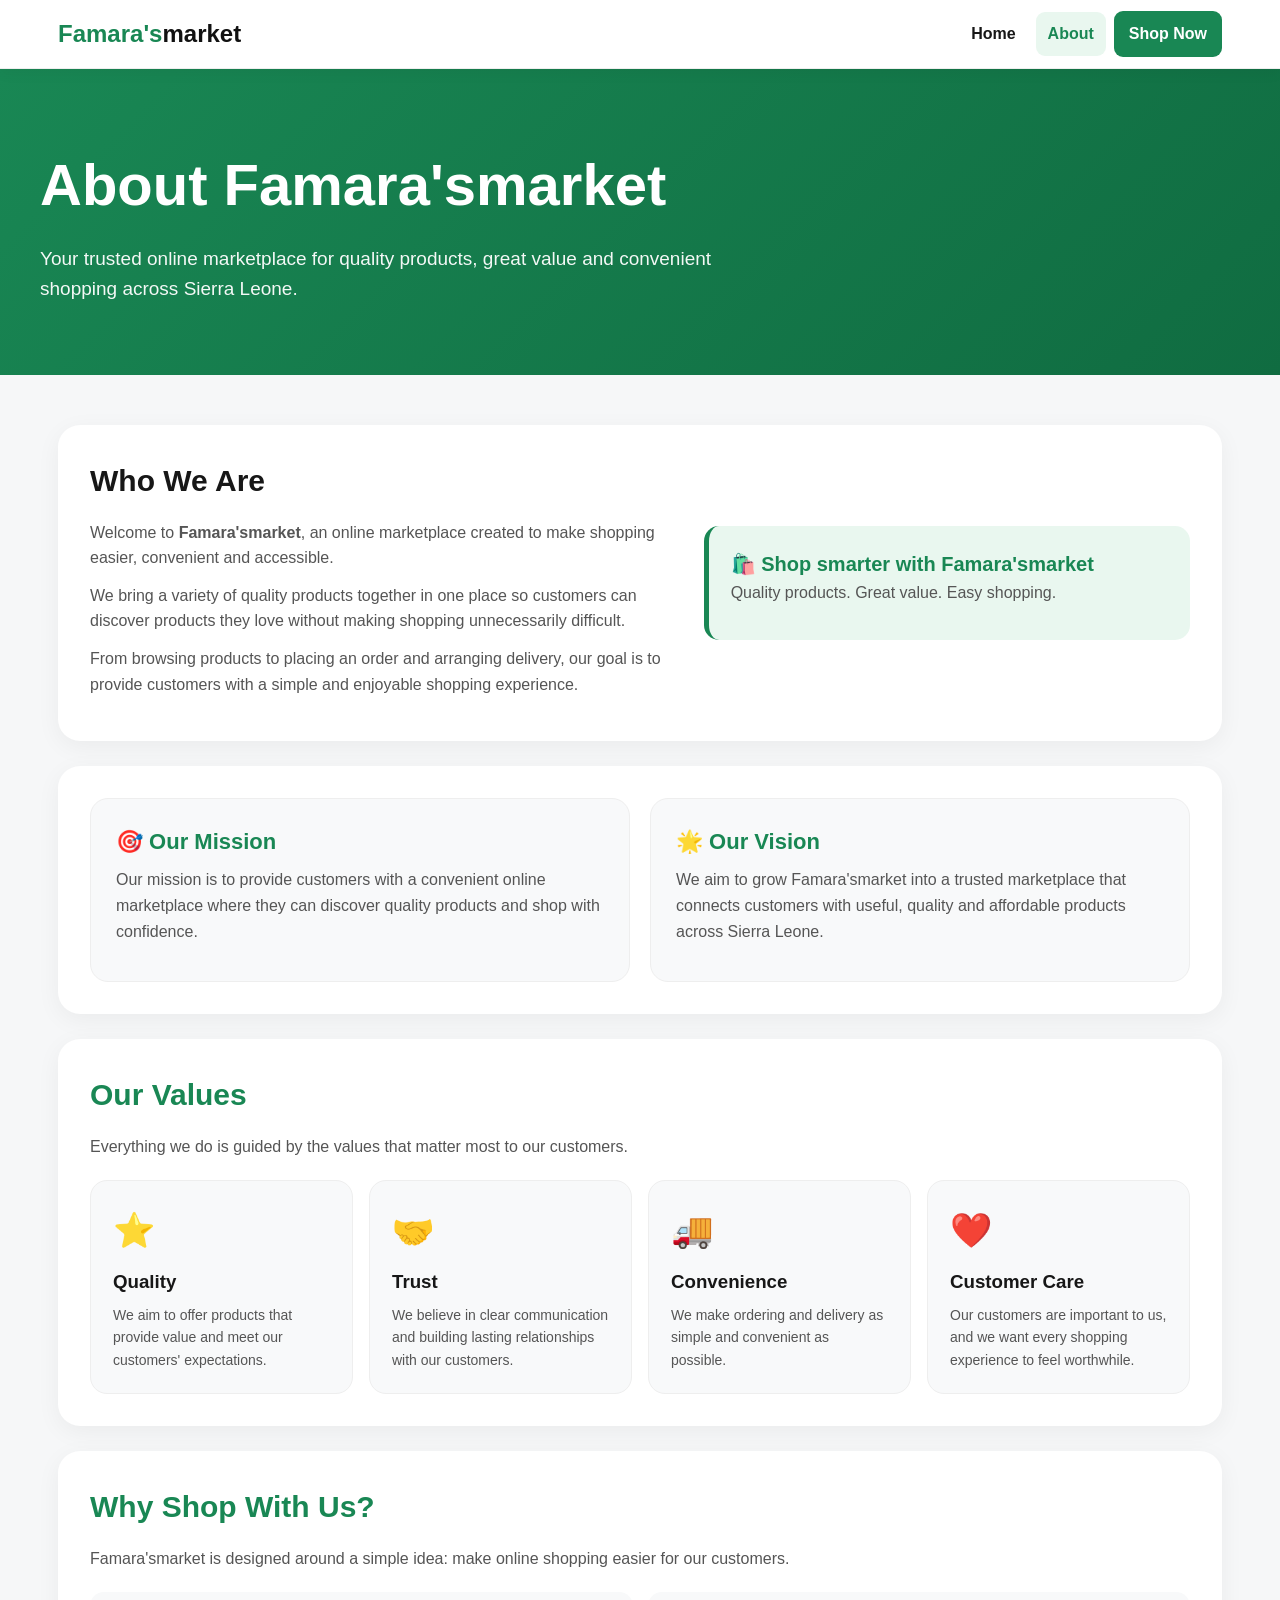
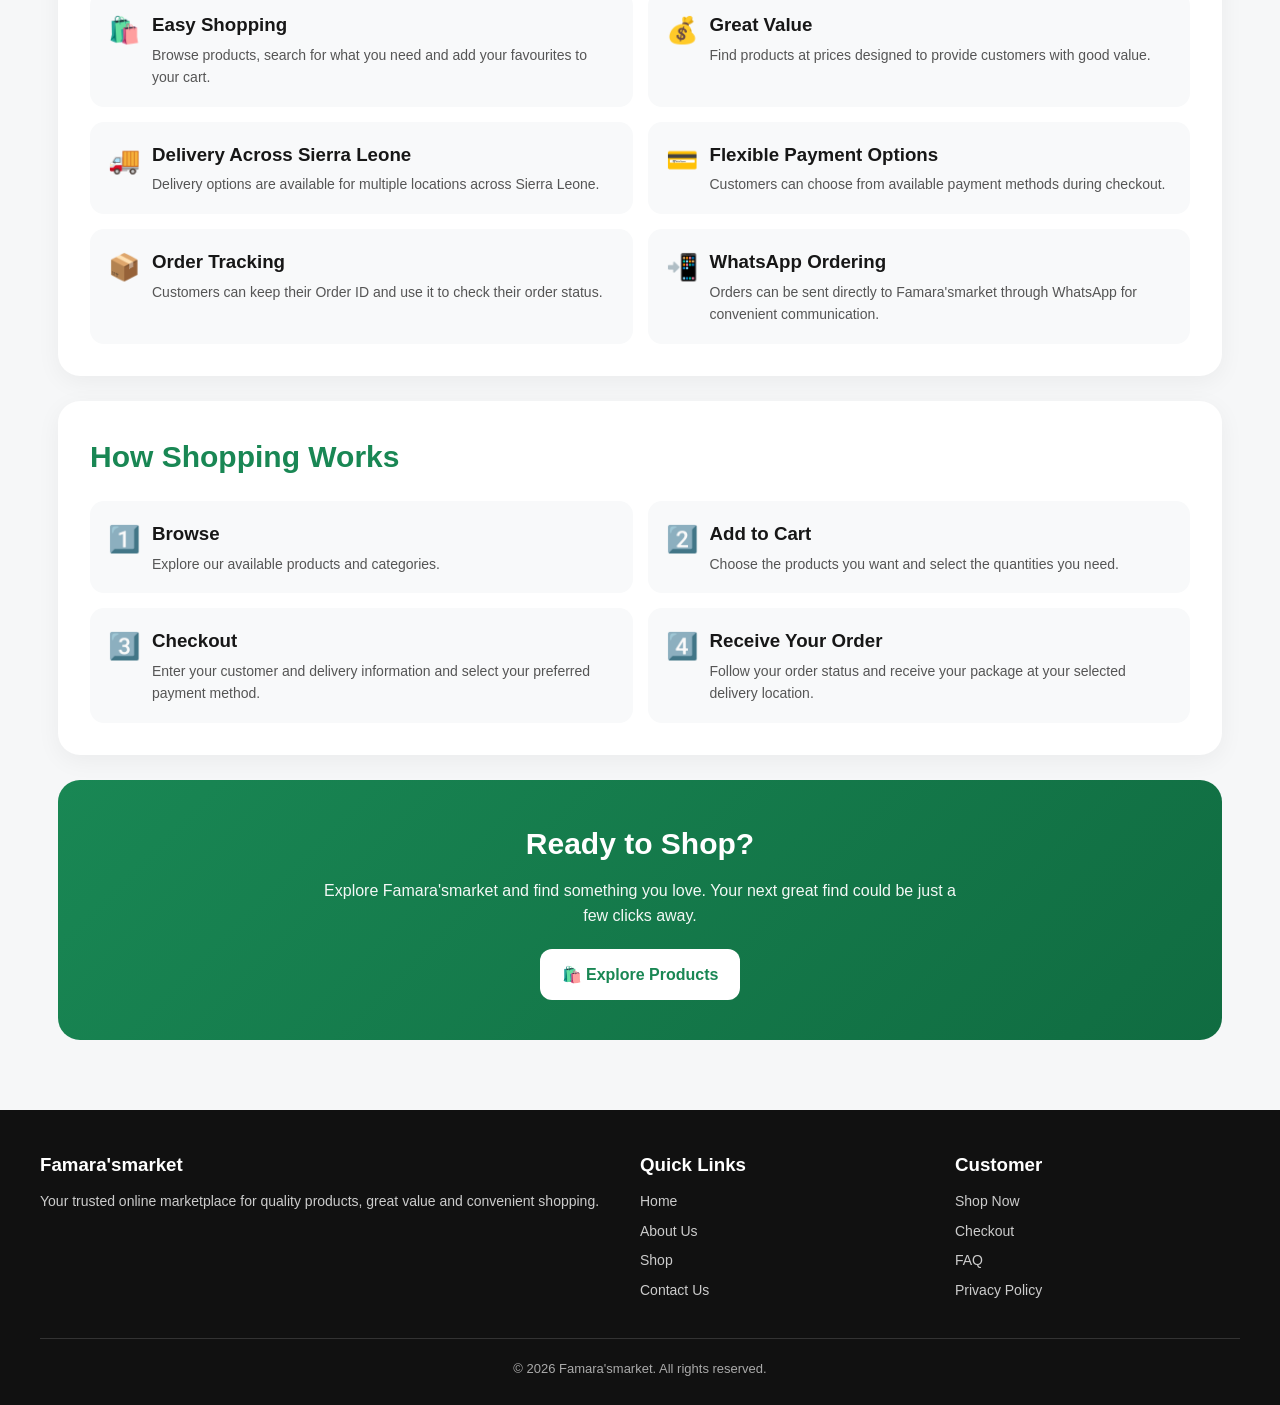
<file: about.html>
<!DOCTYPE html>
<html lang="en">
<head>
  <meta charset="UTF-8">
  <meta name="viewport" content="width=device-width, initial-scale=1.0">

  <meta name="description" content="Learn about Famara'smarket, your trusted online marketplace for quality products, great value and convenient shopping across Sierra Leone.">

  <meta name="theme-color" content="#198754">

  <title>About Us | Famara'smarket</title>

  <style>
    * {
      box-sizing: border-box;
      margin: 0;
      padding: 0;
    }

    html {
      scroll-behavior: smooth;
    }

    body {
      font-family: Arial, Helvetica, sans-serif;
      background: #f6f7f8;
      color: #171717;
      line-height: 1.6;
    }

    a {
      text-decoration: none;
      color: inherit;
    }

    button {
      font: inherit;
      cursor: pointer;
    }

    /* HEADER */
    header {
      position: sticky;
      top: 0;
      z-index: 1000;
      background: #ffffff;
      border-bottom: 1px solid #eeeeee;
      box-shadow: 0 3px 15px rgba(0,0,0,0.05);
    }

    .header-inner {
      max-width: 1200px;
      min-height: 68px;
      margin: auto;
      padding: 10px 18px;

      display: flex;
      align-items: center;
      justify-content: space-between;
      gap: 15px;
    }

    .logo {
      font-size: 24px;
      font-weight: 900;
      color: #198754;
    }

    .logo span {
      color: #111111;
    }

    nav {
      display: flex;
      align-items: center;
      gap: 8px;
    }

    nav a {
      padding: 9px 12px;
      border-radius: 9px;
      font-weight: 700;
    }

    nav a:hover,
    nav a.active {
      background: #e9f7ef;
      color: #198754;
    }

    .shop-button {
      background: #198754;
      color: #ffffff !important;
      padding: 10px 15px !important;
    }

    .shop-button:hover {
      background: #157347 !important;
    }

    /* HERO */
    .hero {
      background: linear-gradient(135deg, #198754, #106c41);
      color: #ffffff;
      padding: 70px 18px;
    }

    .hero-inner {
      max-width: 1200px;
      margin: auto;
    }

    .hero h1 {
      font-size: clamp(36px, 7vw, 58px);
      margin-bottom: 12px;
    }

    .hero p {
      max-width: 720px;
      font-size: 19px;
      opacity: 0.95;
    }

    /* MAIN */
    main {
      max-width: 1200px;
      margin: auto;
      padding: 50px 18px 70px;
    }

    .section {
      background: #ffffff;
      border-radius: 22px;
      padding: 32px;
      margin-bottom: 25px;
      box-shadow: 0 6px 25px rgba(0,0,0,0.05);
    }

    .section h2 {
      color: #198754;
      font-size: 30px;
      margin-bottom: 15px;
    }

    .section p {
      color: #555555;
      margin-bottom: 12px;
    }

    /* INTRO */
    .intro {
      display: grid;
      grid-template-columns: 1.2fr 1fr;
      gap: 30px;
      align-items: center;
    }

    .intro-text h2 {
      color: #171717;
    }

    .highlight-box {
      background: #e9f7ef;
      border-left: 5px solid #198754;
      padding: 22px;
      border-radius: 15px;
    }

    .highlight-box strong {
      color: #198754;
      font-size: 20px;
    }

    /* VALUES */
    .values-grid {
      display: grid;
      grid-template-columns: repeat(4, 1fr);
      gap: 16px;
      margin-top: 20px;
    }

    .value-card {
      background: #f8f9fa;
      padding: 22px;
      border-radius: 17px;
      border: 1px solid #eeeeee;
    }

    .value-icon {
      font-size: 34px;
      margin-bottom: 10px;
    }

    .value-card h3 {
      margin-bottom: 7px;
    }

    .value-card p {
      font-size: 14px;
      margin: 0;
    }

    /* WHY US */
    .benefits {
      display: grid;
      grid-template-columns: repeat(2, 1fr);
      gap: 15px;
      margin-top: 20px;
    }

    .benefit {
      display: flex;
      gap: 12px;
      padding: 18px;
      background: #f8f9fa;
      border-radius: 14px;
    }

    .benefit-icon {
      font-size: 26px;
    }

    .benefit h3 {
      margin-bottom: 4px;
    }

    .benefit p {
      margin: 0;
      font-size: 14px;
    }

    /* MISSION */
    .mission-grid {
      display: grid;
      grid-template-columns: 1fr 1fr;
      gap: 20px;
    }

    .mission-card {
      padding: 25px;
      border-radius: 18px;
      background: #f8f9fa;
      border: 1px solid #eeeeee;
    }

    .mission-card h3 {
      color: #198754;
      margin-bottom: 8px;
      font-size: 22px;
    }

    /* CTA */
    .cta {
      background: linear-gradient(135deg, #198754, #106c41);
      color: #ffffff;
      text-align: center;
      border-radius: 22px;
      padding: 40px 25px;
      margin-top: 25px;
    }

    .cta h2 {
      font-size: 30px;
      margin-bottom: 10px;
    }

    .cta p {
      color: #ffffff;
      opacity: 0.95;
      max-width: 650px;
      margin: 0 auto 20px;
    }

    .cta-button {
      display: inline-block;
      background: #ffffff;
      color: #198754;
      padding: 13px 22px;
      border-radius: 12px;
      font-weight: 800;
    }

    .cta-button:hover {
      background: #f0f0f0;
    }

    /* FOOTER */
    footer {
      background: #111111;
      color: #ffffff;
      padding: 40px 18px 25px;
    }

    .footer-inner {
      max-width: 1200px;
      margin: auto;

      display: grid;
      grid-template-columns: 2fr 1fr 1fr;
      gap: 30px;
    }

    footer h3 {
      margin-bottom: 10px;
    }

    footer p,
    footer a {
      color: #cccccc;
      font-size: 14px;
    }

    footer a {
      display: block;
      margin-bottom: 7px;
    }

    footer a:hover {
      color: #ffffff;
    }

    .copyright {
      max-width: 1200px;
      margin: 30px auto 0;
      padding-top: 20px;
      border-top: 1px solid #333333;
      text-align: center;
      color: #aaaaaa;
      font-size: 13px;
    }

    /* MOBILE */
    @media (max-width: 850px) {
      .intro {
        grid-template-columns: 1fr;
      }

      .values-grid {
        grid-template-columns: repeat(2, 1fr);
      }

      .mission-grid {
        grid-template-columns: 1fr;
      }

      .footer-inner {
        grid-template-columns: 1fr 1fr;
      }
    }

    @media (max-width: 600px) {
      .header-inner {
        padding: 9px 12px;
      }

      .logo {
        font-size: 20px;
      }

      nav {
        gap: 3px;
      }

      nav a {
        padding: 7px 6px;
        font-size: 12px;
      }

      nav a:not(.shop-button) {
        display: none;
      }

      .hero {
        padding: 50px 16px;
      }

      .hero h1 {
        font-size: 38px;
      }

      .hero p {
        font-size: 16px;
      }

      main {
        padding: 25px 12px 50px;
      }

      .section {
        padding: 22px;
        border-radius: 18px;
      }

      .section h2 {
        font-size: 25px;
      }

      .values-grid {
        grid-template-columns: 1fr;
      }

      .benefits {
        grid-template-columns: 1fr;
      }

      .footer-inner {
        grid-template-columns: 1fr;
      }
    }
  </style>
</head>

<body>

  <!-- HEADER -->
  <header>
    <div class="header-inner">

      <a href="../index.html" class="logo">
        Famara's<span>market</span>
      </a>

      <nav>
        <a href="../index.html">Home</a>

        <a href="about.html" class="active">
          About
        </a>

        <a href="shop.html" class="shop-button">
          Shop Now
        </a>
      </nav>

    </div>
  </header>


  <!-- HERO -->
  <section class="hero">
    <div class="hero-inner">

      <h1>About Famara'smarket</h1>

      <p>
        Your trusted online marketplace for quality products,
        great value and convenient shopping across Sierra Leone.
      </p>

    </div>
  </section>


  <main>

    <!-- WHO WE ARE -->
    <section class="section intro">

      <div class="intro-text">

        <h2>Who We Are</h2>

        <p>
          Welcome to <strong>Famara'smarket</strong>, an online
          marketplace created to make shopping easier,
          convenient and accessible.
        </p>

        <p>
          We bring a variety of quality products together in
          one place so customers can discover products they
          love without making shopping unnecessarily difficult.
        </p>

        <p>
          From browsing products to placing an order and
          arranging delivery, our goal is to provide customers
          with a simple and enjoyable shopping experience.
        </p>

      </div>

      <div class="highlight-box">

        <strong>
          🛍️ Shop smarter with Famara'smarket
        </strong>

        <p>
          Quality products. Great value. Easy shopping.
        </p>

      </div>

    </section>


    <!-- OUR MISSION -->
    <section class="section">

      <div class="mission-grid">

        <div class="mission-card">

          <h3>🎯 Our Mission</h3>

          <p>
            Our mission is to provide customers with a
            convenient online marketplace where they can
            discover quality products and shop with confidence.
          </p>

        </div>

        <div class="mission-card">

          <h3>🌟 Our Vision</h3>

          <p>
            We aim to grow Famara'smarket into a trusted
            marketplace that connects customers with useful,
            quality and affordable products across Sierra Leone.
          </p>

        </div>

      </div>

    </section>


    <!-- OUR VALUES -->
    <section class="section">

      <h2>Our Values</h2>

      <p>
        Everything we do is guided by the values that matter
        most to our customers.
      </p>

      <div class="values-grid">

        <div class="value-card">

          <div class="value-icon">⭐</div>

          <h3>Quality</h3>

          <p>
            We aim to offer products that provide value and
            meet our customers' expectations.
          </p>

        </div>


        <div class="value-card">

          <div class="value-icon">🤝</div>

          <h3>Trust</h3>

          <p>
            We believe in clear communication and building
            lasting relationships with our customers.
          </p>

        </div>


        <div class="value-card">

          <div class="value-icon">🚚</div>

          <h3>Convenience</h3>

          <p>
            We make ordering and delivery as simple and
            convenient as possible.
          </p>

        </div>


        <div class="value-card">

          <div class="value-icon">❤️</div>

          <h3>Customer Care</h3>

          <p>
            Our customers are important to us, and we want
            every shopping experience to feel worthwhile.
          </p>

        </div>

      </div>

    </section>


    <!-- WHY SHOP WITH US -->
    <section class="section">

      <h2>Why Shop With Us?</h2>

      <p>
        Famara'smarket is designed around a simple idea:
        make online shopping easier for our customers.
      </p>

      <div class="benefits">

        <div class="benefit">

          <div class="benefit-icon">🛍️</div>

          <div>
            <h3>Easy Shopping</h3>

            <p>
              Browse products, search for what you need and
              add your favourites to your cart.
            </p>
          </div>

        </div>


        <div class="benefit">

          <div class="benefit-icon">💰</div>

          <div>
            <h3>Great Value</h3>

            <p>
              Find products at prices designed to provide
              customers with good value.
            </p>
          </div>

        </div>


        <div class="benefit">

          <div class="benefit-icon">🚚</div>

          <div>
            <h3>Delivery Across Sierra Leone</h3>

            <p>
              Delivery options are available for multiple
              locations across Sierra Leone.
            </p>
          </div>

        </div>


        <div class="benefit">

          <div class="benefit-icon">💳</div>

          <div>
            <h3>Flexible Payment Options</h3>

            <p>
              Customers can choose from available payment
              methods during checkout.
            </p>
          </div>

        </div>


        <div class="benefit">

          <div class="benefit-icon">📦</div>

          <div>
            <h3>Order Tracking</h3>

            <p>
              Customers can keep their Order ID and use it
              to check their order status.
            </p>
          </div>

        </div>


        <div class="benefit">

          <div class="benefit-icon">📲</div>

          <div>
            <h3>WhatsApp Ordering</h3>

            <p>
              Orders can be sent directly to Famara'smarket
              through WhatsApp for convenient communication.
            </p>
          </div>

        </div>

      </div>

    </section>


    <!-- HOW IT WORKS -->
    <section class="section">

      <h2>How Shopping Works</h2>

      <div class="benefits">

        <div class="benefit">

          <div class="benefit-icon">1️⃣</div>

          <div>
            <h3>Browse</h3>

            <p>
              Explore our available products and categories.
            </p>
          </div>

        </div>


        <div class="benefit">

          <div class="benefit-icon">2️⃣</div>

          <div>
            <h3>Add to Cart</h3>

            <p>
              Choose the products you want and select the
              quantities you need.
            </p>
          </div>

        </div>


        <div class="benefit">

          <div class="benefit-icon">3️⃣</div>

          <div>
            <h3>Checkout</h3>

            <p>
              Enter your customer and delivery information
              and select your preferred payment method.
            </p>
          </div>

        </div>


        <div class="benefit">

          <div class="benefit-icon">4️⃣</div>

          <div>
            <h3>Receive Your Order</h3>

            <p>
              Follow your order status and receive your
              package at your selected delivery location.
            </p>
          </div>

        </div>

      </div>

    </section>


    <!-- CTA -->
    <section class="cta">

      <h2>
        Ready to Shop?
      </h2>

      <p>
        Explore Famara'smarket and find something you love.
        Your next great find could be just a few clicks away.
      </p>

      <a
        href="shop.html"
        class="cta-button"
      >
        🛍️ Explore Products
      </a>

    </section>

  </main>


  <!-- FOOTER -->
  <footer>

    <div class="footer-inner">

      <div>

        <h3>Famara'smarket</h3>

        <p>
          Your trusted online marketplace for quality products,
          great value and convenient shopping.
        </p>

      </div>


      <div>

        <h3>Quick Links</h3>

        <a href="../index.html">Home</a>

        <a href="about.html">About Us</a>

        <a href="shop.html">Shop</a>

        <a href="contact.html">Contact Us</a>

      </div>


      <div>

        <h3>Customer</h3>

        <a href="shop.html">Shop Now</a>

        <a href="checkout.html">Checkout</a>

        <a href="faq.html">FAQ</a>

        <a href="privacy.html">Privacy Policy</a>

      </div>

    </div>


    <div class="copyright">

      © <span id="year"></span>
      Famara'smarket. All rights reserved.

    </div>

  </footer>


  <script>
    document.getElementById("year").textContent =
      new Date().getFullYear();
  </script>

</body>
</html>
</file>
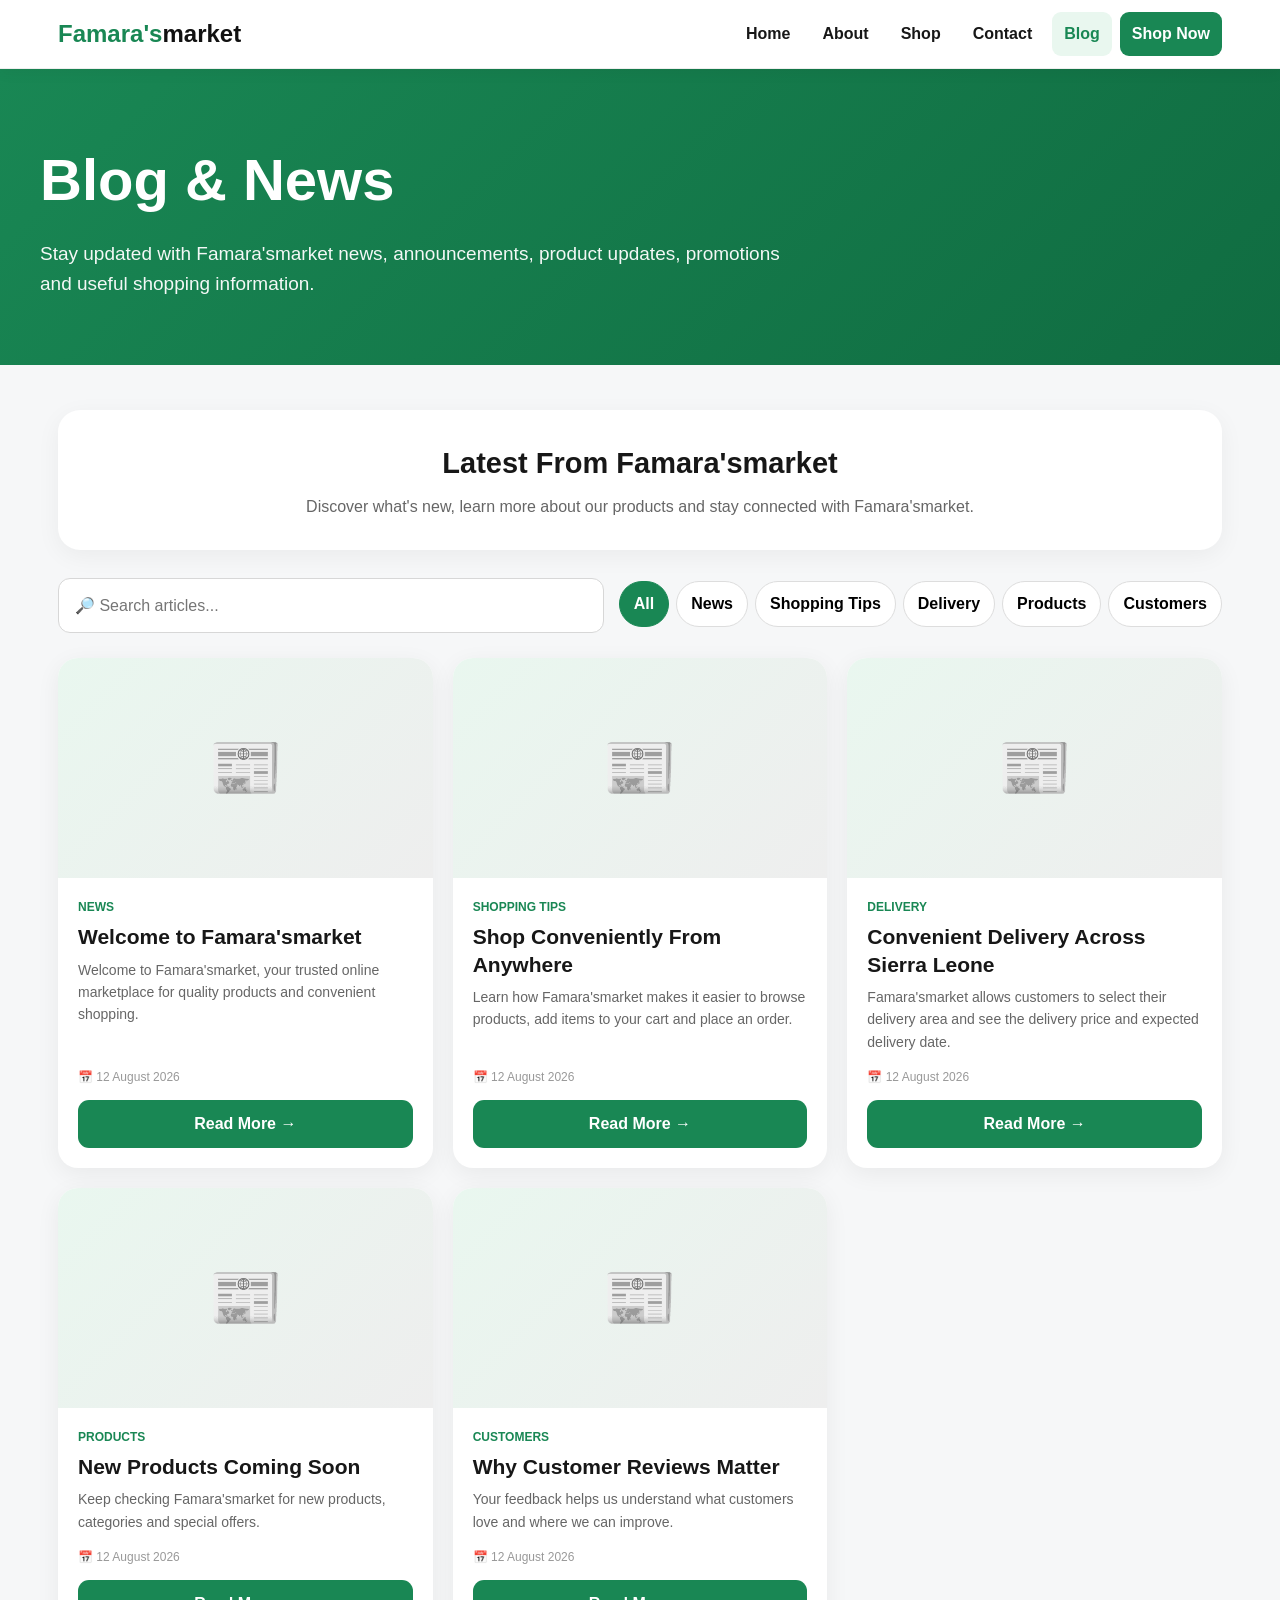
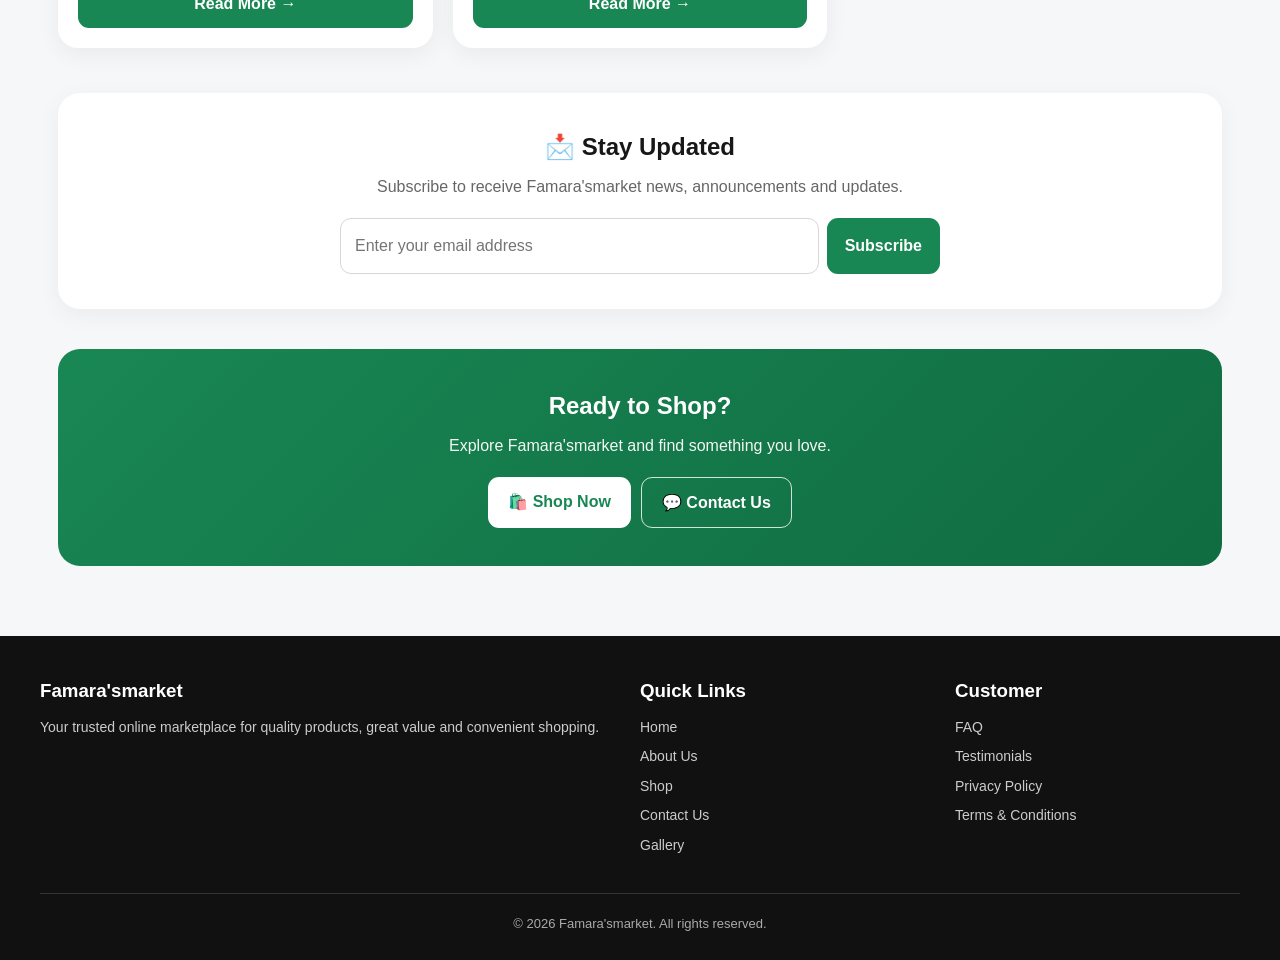
<file: blog.html>
<!DOCTYPE html>
<html lang="en">
<head>
  <meta charset="UTF-8">
  <meta name="viewport" content="width=device-width, initial-scale=1.0">

  <meta
    name="description"
    content="Read the latest news, announcements, product updates and shopping tips from Famara'smarket."
  >

  <meta name="theme-color" content="#198754">

  <title>Blog & News | Famara'smarket</title>

  <style>
    * {
      box-sizing: border-box;
      margin: 0;
      padding: 0;
    }

    html {
      scroll-behavior: smooth;
    }

    body {
      font-family: Arial, Helvetica, sans-serif;
      background: #f6f7f8;
      color: #171717;
      line-height: 1.6;
    }

    a {
      color: inherit;
      text-decoration: none;
    }

    button,
    input {
      font: inherit;
    }

    button {
      cursor: pointer;
    }

    img {
      max-width: 100%;
      display: block;
    }

    /* HEADER */
    header {
      position: sticky;
      top: 0;
      z-index: 1000;

      background: #ffffff;
      border-bottom: 1px solid #eeeeee;

      box-shadow:
        0 3px 15px rgba(0,0,0,0.05);
    }

    .header-inner {
      max-width: 1200px;
      min-height: 68px;

      margin: auto;
      padding: 10px 18px;

      display: flex;
      align-items: center;
      justify-content: space-between;

      gap: 15px;
    }

    .logo {
      font-size: 24px;
      font-weight: 900;
      color: #198754;
    }

    .logo span {
      color: #111111;
    }

    nav {
      display: flex;
      align-items: center;
      gap: 8px;
    }

    nav a {
      padding: 9px 12px;
      border-radius: 9px;
      font-weight: 700;
    }

    nav a:hover,
    nav a.active {
      background: #e9f7ef;
      color: #198754;
    }

    .shop-button {
      background: #198754;
      color: #ffffff !important;
    }

    .shop-button:hover {
      background: #157347 !important;
    }

    /* HERO */
    .hero {
      background:
        linear-gradient(
          135deg,
          #198754,
          #106c41
        );

      color: #ffffff;

      padding: 65px 18px;
    }

    .hero-inner {
      max-width: 1200px;
      margin: auto;
    }

    .hero h1 {
      font-size:
        clamp(36px, 7vw, 58px);

      margin-bottom: 12px;
    }

    .hero p {
      max-width: 760px;
      font-size: 19px;
      opacity: 0.95;
    }

    /* MAIN */
    main {
      max-width: 1200px;
      margin: auto;

      padding:
        45px 18px 70px;
    }

    /* INTRO */
    .intro {
      background: #ffffff;

      border-radius: 22px;

      padding: 30px;

      margin-bottom: 28px;

      text-align: center;

      box-shadow:
        0 6px 25px rgba(0,0,0,0.05);
    }

    .intro h2 {
      font-size: 29px;
      margin-bottom: 8px;
    }

    .intro p {
      color: #666666;
      max-width: 760px;
      margin: auto;
    }

    /* TOOLS */
    .blog-tools {
      display: flex;

      justify-content: space-between;
      align-items: center;

      gap: 15px;

      margin-bottom: 25px;
    }

    .search-box {
      flex: 1;
    }

    .search-box input {
      width: 100%;

      padding: 14px 16px;

      border:
        1px solid #d7d7d7;

      border-radius: 12px;

      outline: none;

      background: #ffffff;
    }

    .search-box input:focus {
      border-color: #198754;

      box-shadow:
        0 0 0 3px
        rgba(25,135,84,0.10);
    }

    .category-buttons {
      display: flex;

      gap: 7px;

      overflow-x: auto;

      padding-bottom: 3px;
    }

    .category-button {
      flex-shrink: 0;

      border:
        1px solid #dddddd;

      background: #ffffff;

      padding:
        9px 14px;

      border-radius: 50px;

      font-weight: 700;
    }

    .category-button:hover,
    .category-button.active {
      background: #198754;
      border-color: #198754;
      color: #ffffff;
    }

    /* BLOG GRID */
    .blog-grid {
      display: grid;

      grid-template-columns:
        repeat(3, 1fr);

      gap: 20px;
    }

    .blog-card {
      background: #ffffff;

      border-radius: 20px;

      overflow: hidden;

      box-shadow:
        0 6px 25px rgba(0,0,0,0.06);

      display: flex;
      flex-direction: column;
    }

    .blog-image-wrap {
      height: 220px;

      background:
        linear-gradient(
          135deg,
          #e9f7ef,
          #eeeeee
        );

      position: relative;

      overflow: hidden;
    }

    .blog-image {
      width: 100%;
      height: 100%;

      object-fit: cover;

      transition:
        transform 0.3s ease;
    }

    .blog-card:hover
    .blog-image {
      transform:
        scale(1.05);
    }

    .blog-placeholder {
      width: 100%;
      height: 100%;

      display: flex;

      align-items: center;
      justify-content: center;

      font-size: 60px;

      color: #198754;
    }

    .blog-content {
      padding: 20px;

      display: flex;
      flex-direction: column;

      flex: 1;
    }

    .blog-category {
      color: #198754;

      font-size: 12px;

      font-weight: 900;

      text-transform: uppercase;

      margin-bottom: 6px;
    }

    .blog-title {
      font-size: 21px;
      line-height: 1.3;

      margin-bottom: 8px;
    }

    .blog-excerpt {
      color: #666666;

      font-size: 14px;

      margin-bottom: 15px;

      flex: 1;
    }

    .blog-meta {
      color: #999999;

      font-size: 12px;

      margin-bottom: 13px;
    }

    .read-more {
      border: none;

      background: #198754;

      color: #ffffff;

      padding:
        11px 14px;

      border-radius: 11px;

      font-weight: 800;
    }

    .read-more:hover {
      background: #157347;
    }

    /* EMPTY */
    .empty-blog {
      display: none;

      background: #ffffff;

      padding: 45px 20px;

      border-radius: 20px;

      text-align: center;

      color: #666666;
    }

    /* NEWSLETTER */
    .newsletter {
      margin-top: 45px;

      background: #ffffff;

      border-radius: 22px;

      padding: 35px 25px;

      text-align: center;

      box-shadow:
        0 6px 25px rgba(0,0,0,0.05);
    }

    .newsletter h2 {
      margin-bottom: 8px;
    }

    .newsletter p {
      color: #666666;
      margin-bottom: 18px;
    }

    .newsletter-form {
      max-width: 600px;

      margin: auto;

      display: grid;

      grid-template-columns:
        1fr auto;

      gap: 8px;
    }

    .newsletter-form input {
      padding: 14px;

      border:
        1px solid #d7d7d7;

      border-radius: 11px;

      outline: none;
    }

    .newsletter-form button {
      border: none;

      padding:
        0 18px;

      border-radius: 11px;

      background: #198754;

      color: #ffffff;

      font-weight: 800;
    }

    /* CTA */
    .cta {
      margin-top: 40px;

      background:
        linear-gradient(
          135deg,
          #198754,
          #106c41
        );

      color: #ffffff;

      text-align: center;

      padding: 38px 22px;

      border-radius: 22px;
    }

    .cta h2 {
      margin-bottom: 8px;
    }

    .cta p {
      margin-bottom: 18px;
      opacity: 0.95;
    }

    .cta-buttons {
      display: flex;

      justify-content: center;

      gap: 10px;

      flex-wrap: wrap;
    }

    .cta-button {
      display: inline-block;

      background: #ffffff;

      color: #198754;

      padding:
        12px 20px;

      border-radius: 11px;

      font-weight: 800;
    }

    .cta-button.secondary {
      background: transparent;

      color: #ffffff;

      border:
        1px solid
        rgba(255,255,255,0.8);
    }

    /* ARTICLE MODAL */
    .modal {
      display: none;

      position: fixed;

      inset: 0;

      z-index: 5000;

      background:
        rgba(0,0,0,0.65);

      padding: 15px;

      overflow-y: auto;
    }

    .modal-box {
      max-width: 800px;

      margin:
        25px auto;

      background: #ffffff;

      border-radius: 22px;

      overflow: hidden;
    }

    .modal-image {
      width: 100%;
      height: 280px;

      object-fit: cover;

      background: #e9f7ef;
    }

    .modal-placeholder {
      width: 100%;
      height: 280px;

      display: flex;

      align-items: center;
      justify-content: center;

      background:
        linear-gradient(
          135deg,
          #e9f7ef,
          #eeeeee
        );

      font-size: 75px;

      color: #198754;
    }

    .modal-content {
      padding: 25px;
    }

    .modal-header {
      display: flex;

      justify-content: space-between;

      align-items: flex-start;

      gap: 15px;

      margin-bottom: 15px;
    }

    .modal-header h2 {
      font-size: 28px;
      line-height: 1.3;
    }

    .close-button {
      width: 42px;
      height: 42px;

      flex-shrink: 0;

      border: none;

      border-radius: 50%;

      background: #eeeeee;

      font-size: 25px;
    }

    .article-meta {
      color: #198754;

      font-size: 13px;

      font-weight: 800;

      margin-bottom: 18px;
    }

    .article-body {
      color: #444444;

      white-space: pre-line;
    }

    /* FOOTER */
    footer {
      background: #111111;

      color: #ffffff;

      padding:
        40px 18px 25px;
    }

    .footer-inner {
      max-width: 1200px;
      margin: auto;

      display: grid;

      grid-template-columns:
        2fr 1fr 1fr;

      gap: 30px;
    }

    footer h3 {
      margin-bottom: 10px;
    }

    footer p,
    footer a {
      color: #cccccc;

      font-size: 14px;
    }

    footer a {
      display: block;
      margin-bottom: 7px;
    }

    footer a:hover {
      color: #ffffff;
    }

    .copyright {
      max-width: 1200px;

      margin:
        30px auto 0;

      padding-top: 20px;

      border-top:
        1px solid #333333;

      text-align: center;

      color: #aaaaaa;

      font-size: 13px;
    }

    /* TABLET */
    @media (max-width: 950px) {

      .blog-grid {
        grid-template-columns:
          repeat(2, 1fr);
      }

      .blog-tools {
        flex-direction: column;
        align-items: stretch;
      }

    }

    /* MOBILE */
    @media (max-width: 650px) {

      .header-inner {
        padding:
          9px 12px;
      }

      .logo {
        font-size: 20px;
      }

      nav {
        gap: 3px;
      }

      nav a {
        padding:
          7px 6px;

        font-size: 12px;
      }

      nav a:not(.shop-button) {
        display: none;
      }

      .hero {
        padding:
          50px 16px;
      }

      .hero h1 {
        font-size: 38px;
      }

      .hero p {
        font-size: 16px;
      }

      main {
        padding:
          25px 12px 50px;
      }

      .intro {
        padding: 22px;
      }

      .blog-grid {
        grid-template-columns:
          1fr;
      }

      .blog-image-wrap {
        height: 210px;
      }

      .newsletter-form {
        grid-template-columns:
          1fr;
      }

      .newsletter-form button {
        min-height: 48px;
      }

      .footer-inner {
        grid-template-columns:
          1fr;
      }

      .modal-header h2 {
        font-size: 22px;
      }

    }

  </style>
</head>


<body>


  <!-- HEADER -->

  <header>

    <div class="header-inner">

      <a
        href="../index.html"
        class="logo"
      >
        Famara's<span>market</span>
      </a>


      <nav>

        <a href="../index.html">
          Home
        </a>

        <a href="about.html">
          About
        </a>

        <a href="shop.html">
          Shop
        </a>

        <a href="contact.html">
          Contact
        </a>

        <a
          href="blog.html"
          class="active"
        >
          Blog
        </a>

        <a
          href="shop.html"
          class="shop-button"
        >
          Shop Now
        </a>

      </nav>

    </div>

  </header>


  <!-- HERO -->

  <section class="hero">

    <div class="hero-inner">

      <h1>
        Blog & News
      </h1>

      <p>
        Stay updated with Famara'smarket news,
        announcements, product updates, promotions
        and useful shopping information.
      </p>

    </div>

  </section>


  <main>


    <!-- INTRO -->

    <section class="intro">

      <h2>
        Latest From Famara'smarket
      </h2>

      <p>
        Discover what's new, learn more about our products
        and stay connected with Famara'smarket.
      </p>

    </section>


    <!-- SEARCH + CATEGORIES -->

    <section class="blog-tools">

      <div class="search-box">

        <input
          type="search"
          id="blogSearch"
          placeholder="🔎 Search articles..."
        >

      </div>


      <div
        class="category-buttons"
        id="categoryButtons"
      ></div>

    </section>


    <!-- BLOG POSTS -->

    <section>

      <div
        id="blogGrid"
        class="blog-grid"
      ></div>


      <div
        id="emptyBlog"
        class="empty-blog"
      >

        <h3>
          No articles found.
        </h3>

        <p>
          Try another search or category.
        </p>

      </div>

    </section>


    <!-- NEWSLETTER -->

    <section class="newsletter">

      <h2>
        📩 Stay Updated
      </h2>

      <p>
        Subscribe to receive Famara'smarket news,
        announcements and updates.
      </p>


      <form
        id="newsletterForm"
        class="newsletter-form"
      >

        <input
          type="email"
          id="newsletterEmail"
          placeholder="Enter your email address"
          required
        >

        <button type="submit">
          Subscribe
        </button>

      </form>

    </section>


    <!-- CTA -->

    <section class="cta">

      <h2>
        Ready to Shop?
      </h2>

      <p>
        Explore Famara'smarket and find something you love.
      </p>


      <div class="cta-buttons">

        <a
          href="shop.html"
          class="cta-button"
        >
          🛍️ Shop Now
        </a>


        <a
          href="contact.html"
          class="cta-button secondary"
        >
          💬 Contact Us
        </a>

      </div>

    </section>

  </main>


  <!-- ARTICLE MODAL -->

  <section
    class="modal"
    id="articleModal"
  >

    <div class="modal-box">

      <div id="modalMedia"></div>


      <div class="modal-content">

        <div class="modal-header">

          <h2 id="modalTitle"></h2>


          <button
            type="button"
            class="close-button"
            id="closeModal"
          >
            ×
          </button>

        </div>


        <div
          class="article-meta"
          id="modalMeta"
        ></div>


        <div
          class="article-body"
          id="modalBody"
        ></div>

      </div>

    </div>

  </section>


  <!-- FOOTER -->

  <footer>

    <div class="footer-inner">


      <div>

        <h3>
          Famara'smarket
        </h3>

        <p>
          Your trusted online marketplace for quality products,
          great value and convenient shopping.
        </p>

      </div>


      <div>

        <h3>
          Quick Links
        </h3>

        <a href="../index.html">
          Home
        </a>

        <a href="about.html">
          About Us
        </a>

        <a href="shop.html">
          Shop
        </a>

        <a href="contact.html">
          Contact Us
        </a>

        <a href="gallery.html">
          Gallery
        </a>

      </div>


      <div>

        <h3>
          Customer
        </h3>

        <a href="faq.html">
          FAQ
        </a>

        <a href="testimonials.html">
          Testimonials
        </a>

        <a href="privacy.html">
          Privacy Policy
        </a>

        <a href="terms.html">
          Terms & Conditions
        </a>

      </div>


    </div>


    <div class="copyright">

      ©
      <span id="year"></span>
      Famara'smarket.
      All rights reserved.

    </div>

  </footer>


  <script>


    /* =====================================================
       FAMARA'SMARKET — BLOG / NEWS
       ===================================================== */


    /*
      =====================================================
      ADDING YOUR OWN ARTICLES
      =====================================================

      Add another object inside blogPosts.

      Example:

      {
        id: 7,

        title: "New Products Have Arrived",

        category: "News",

        date: "2026-08-20",

        image: "../images/new-products.jpg",

        excerpt:
          "Short description shown on the blog card.",

        content:
          "Full article text goes here."

      }

      Image can be left empty:

      image: ""

      =====================================================
    */


    const blogPosts = [


      /* ===================================================
         ARTICLE 1
         =================================================== */

      {
        id: 1,

        title:
          "Welcome to Famara'smarket",

        category:
          "News",

        date:
          "2026-08-12",

        image:
          "",

        excerpt:
          "Welcome to Famara'smarket, your trusted online marketplace for quality products and convenient shopping.",

        content:
`Welcome to Famara'smarket!

We are excited to welcome you to our online marketplace.

Our goal is to make shopping easier, more convenient and enjoyable for customers across Sierra Leone.

At Famara'smarket, you can discover quality products, choose your delivery area, select your preferred payment method and place your order conveniently.

Thank you for supporting Famara'smarket.

We look forward to serving you.`
      },


      /* ===================================================
         ARTICLE 2
         =================================================== */

      {
        id: 2,

        title:
          "Shop Conveniently From Anywhere",

        category:
          "Shopping Tips",

        date:
          "2026-08-12",

        image:
          "",

        excerpt:
          "Learn how Famara'smarket makes it easier to browse products, add items to your cart and place an order.",

        content:
`Shopping with Famara'smarket is designed to be simple.

Browse our products, use the search feature to find what you need and add your favourite items to your cart.

Before placing your order, check your delivery area and the applicable delivery fee.

You can then select your preferred payment method and provide the necessary order information.

Keep your Order ID after placing your order so you can track your order later.`
      },


      /* ===================================================
         ARTICLE 3
         =================================================== */

      {
        id: 3,

        title:
          "Convenient Delivery Across Sierra Leone",

        category:
          "Delivery",

        date:
          "2026-08-12",

        image:
          "",

        excerpt:
          "Famara'smarket allows customers to select their delivery area and see the delivery price and expected delivery date.",

        content:
`We understand that convenient delivery is an important part of online shopping.

Famara'smarket is designed so that customers can select their delivery area during checkout.

The applicable delivery price is shown according to the selected area.

The expected delivery date can also be displayed when it has been provided by the business.

Delivery prices and expected dates can be updated whenever they change.`
      },


      /* ===================================================
         ARTICLE 4
         =================================================== */

      {
        id: 4,

        title:
          "New Products Coming Soon",

        category:
          "Products",

        date:
          "2026-08-12",

        image:
          "",

        excerpt:
          "Keep checking Famara'smarket for new products, categories and special offers.",

        content:
`We are continuously working to bring more products to Famara'smarket.

New products can be added to our online shop as they become available.

Customers can use the search and category features to find products more easily.

Stay connected with Famara'smarket so you don't miss new arrivals and special announcements.`
      },


      /* ===================================================
         ARTICLE 5
         =================================================== */

      {
        id: 5,

        title:
          "Why Customer Reviews Matter",

        category:
          "Customers",

        date:
          "2026-08-12",

        image:
          "",

        excerpt:
          "Your feedback helps us understand what customers love and where we can improve.",

        content:
`Customer feedback is important to Famara'smarket.

After receiving an order, customers can provide a rating and review.

Reviews help other customers make informed shopping decisions and help us improve our products and service.

Thank you to every customer who takes the time to share their experience.`
      }


    ];


    let selectedCategory =
      "All";


    let searchTerm =
      "";


    /* =====================================================
       ESCAPE HTML
       ===================================================== */

    function escapeHTML(value) {

      return String(value ?? "")
        .replace(
          /[&<>"']/g,
          function(character) {

            const map = {

              "&": "&amp;",
              "<": "&lt;",
              ">": "&gt;",
              '"': "&quot;",
              "'": "&#039;"

            };

            return map[character];

          }
        );

    }


    /* =====================================================
       FORMAT DATE
       ===================================================== */

    function formatDate(date) {

      if (!date) {
        return "";
      }


      const parsed =
        new Date(
          date +
          "T00:00:00"
        );


      if (
        Number.isNaN(
          parsed.getTime()
        )
      ) {

        return "";

      }


      return parsed.toLocaleDateString(
        "en-GB",
        {
          day: "numeric",
          month: "long",
          year: "numeric"
        }
      );

    }


    /* =====================================================
       CATEGORY BUTTONS
       ===================================================== */

    function renderCategories() {

      const container =
        document.getElementById(
          "categoryButtons"
        );


      const categories = [
        "All",
        ...new Set(
          blogPosts.map(
            post =>
              post.category
          )
        )
      ];


      container.innerHTML = "";


      categories.forEach(
        function(category) {

          const button =
            document.createElement(
              "button"
            );


          button.type =
            "button";


          button.className =
            "category-button" +
            (
              selectedCategory ===
              category
                ? " active"
                : ""
            );


          button.textContent =
            category;


          button.addEventListener(
            "click",
            function() {

              selectedCategory =
                category;


              renderCategories();

              renderBlog();

            }
          );


          container.appendChild(
            button
          );

        }
      );

    }


    /* =====================================================
       RENDER BLOG
       ===================================================== */

    function renderBlog() {

      const grid =
        document.getElementById(
          "blogGrid"
        );


      const empty =
        document.getElementById(
          "emptyBlog"
        );


      const filtered =
        blogPosts.filter(
          function(post) {

            const categoryMatch =
              selectedCategory ===
              "All" ||
              post.category ===
              selectedCategory;


            const text =
              (
                post.title +
                " " +
                post.excerpt +
                " " +
                post.content +
                " " +
                post.category
              )
              .toLowerCase();


            const searchMatch =
              text.includes(
                searchTerm
              );


            return (
              categoryMatch &&
              searchMatch
            );

          }
        );


      grid.innerHTML = "";


      if (!filtered.length) {

        empty.style.display =
          "block";

        return;

      }


      empty.style.display =
        "none";


      filtered.forEach(
        function(post) {

          const card =
            document.createElement(
              "article"
            );


          card.className =
            "blog-card";


          const imageWrap =
            document.createElement(
              "div"
            );


          imageWrap.className =
            "blog-image-wrap";


          if (post.image) {

            const image =
              document.createElement(
                "img"
              );


            image.src =
              post.image;


            image.alt =
              post.title;


            image.loading =
              "lazy";


            image.className =
              "blog-image";


            imageWrap.appendChild(
              image
            );

          } else {

            const placeholder =
              document.createElement(
                "div"
              );


            placeholder.className =
              "blog-placeholder";


            placeholder.textContent =
              "📰";


            imageWrap.appendChild(
              placeholder
            );

          }


          const content =
            document.createElement(
              "div"
            );


          content.className =
            "blog-content";


          content.innerHTML = `

            <div class="blog-category">
              ${escapeHTML(
                post.category
              )}
            </div>


            <h2 class="blog-title">
              ${escapeHTML(
                post.title
              )}
            </h2>


            <p class="blog-excerpt">
              ${escapeHTML(
                post.excerpt
              )}
            </p>


            <div class="blog-meta">

              📅
              ${formatDate(
                post.date
              )}

            </div>


            <button
              type="button"
              class="read-more"
            >
              Read More →
            </button>

          `;


          content
            .querySelector(
              ".read-more"
            )
            .addEventListener(
              "click",
              function() {

                openArticle(
                  post
                );

              }
            );


          card.appendChild(
            imageWrap
          );


          card.appendChild(
            content
          );


          grid.appendChild(
            card
          );

        }
      );

    }


    /* =====================================================
       OPEN ARTICLE
       ===================================================== */

    function openArticle(post) {

      const modal =
        document.getElementById(
          "articleModal"
        );


      const media =
        document.getElementById(
          "modalMedia"
        );


      const title =
        document.getElementById(
          "modalTitle"
        );


      const meta =
        document.getElementById(
          "modalMeta"
        );


      const body =
        document.getElementById(
          "modalBody"
        );


      media.innerHTML = "";


      if (post.image) {

        const image =
          document.createElement(
            "img"
          );


        image.src =
          post.image;


        image.alt =
          post.title;


        image.className =
          "modal-image";


        media.appendChild(
          image
        );

      } else {

        const placeholder =
          document.createElement(
            "div"
          );


        placeholder.className =
          "modal-placeholder";


        placeholder.textContent =
          "📰";


        media.appendChild(
          placeholder
        );

      }


      title.textContent =
        post.title;


      meta.textContent =
        post.category +
        " • " +
        formatDate(
          post.date
        );


      body.textContent =
        post.content;


      modal.style.display =
        "block";


      document.body.style.overflow =
        "hidden";

    }


    /* =====================================================
       CLOSE ARTICLE
       ===================================================== */

    function closeArticle() {

      document.getElementById(
        "articleModal"
      ).style.display =
        "none";


      document.body.style.overflow =
        "";

    }


    document.getElementById(
      "closeModal"
    ).addEventListener(
      "click",
      closeArticle
    );


    document.getElementById(
      "articleModal"
    ).addEventListener(
      "click",
      function(event) {

        if (
          event.target ===
          this
        ) {

          closeArticle();

        }

      }
    );


    document.addEventListener(
      "keydown",
      function(event) {

        if (
          event.key ===
          "Escape"
        ) {

          closeArticle();

        }

      }
    );


    /* =====================================================
       SEARCH
       ===================================================== */

    document.getElementById(
      "blogSearch"
    ).addEventListener(
      "input",
      function() {

        searchTerm =
          this.value
            .trim()
            .toLowerCase();


        renderBlog();

      }
    );


    /* =====================================================
       NEWSLETTER
       ===================================================== */

    document.getElementById(
      "newsletterForm"
    ).addEventListener(
      "submit",
      function(event) {

        event.preventDefault();


        const email =
          document.getElementById(
            "newsletterEmail"
          ).value.trim();


        if (!email) {
          return;
        }


        const key =
          "famarasmarket_newsletter";


        let subscribers = [];


        try {

          subscribers =
            JSON.parse(
              localStorage.getItem(
                key
              )
            ) || [];

        } catch (error) {

          subscribers = [];

        }


        if (
          !subscribers.includes(
            email
          )
        ) {

          subscribers.push(
            email
          );

        }


        localStorage.setItem(
          key,
          JSON.stringify(
            subscribers
          )
        );


        alert(
          "Thank you for subscribing to Famara'smarket!"
        );


        document.getElementById(
          "newsletterEmail"
        ).value = "";

      }
    );


    /* =====================================================
       YEAR
       ===================================================== */

    document.getElementById(
      "year"
    ).textContent =
      new Date().getFullYear();


    /* =====================================================
       START
       ===================================================== */

    renderCategories();

    renderBlog();

  </script>

</body>
</html>
</file>
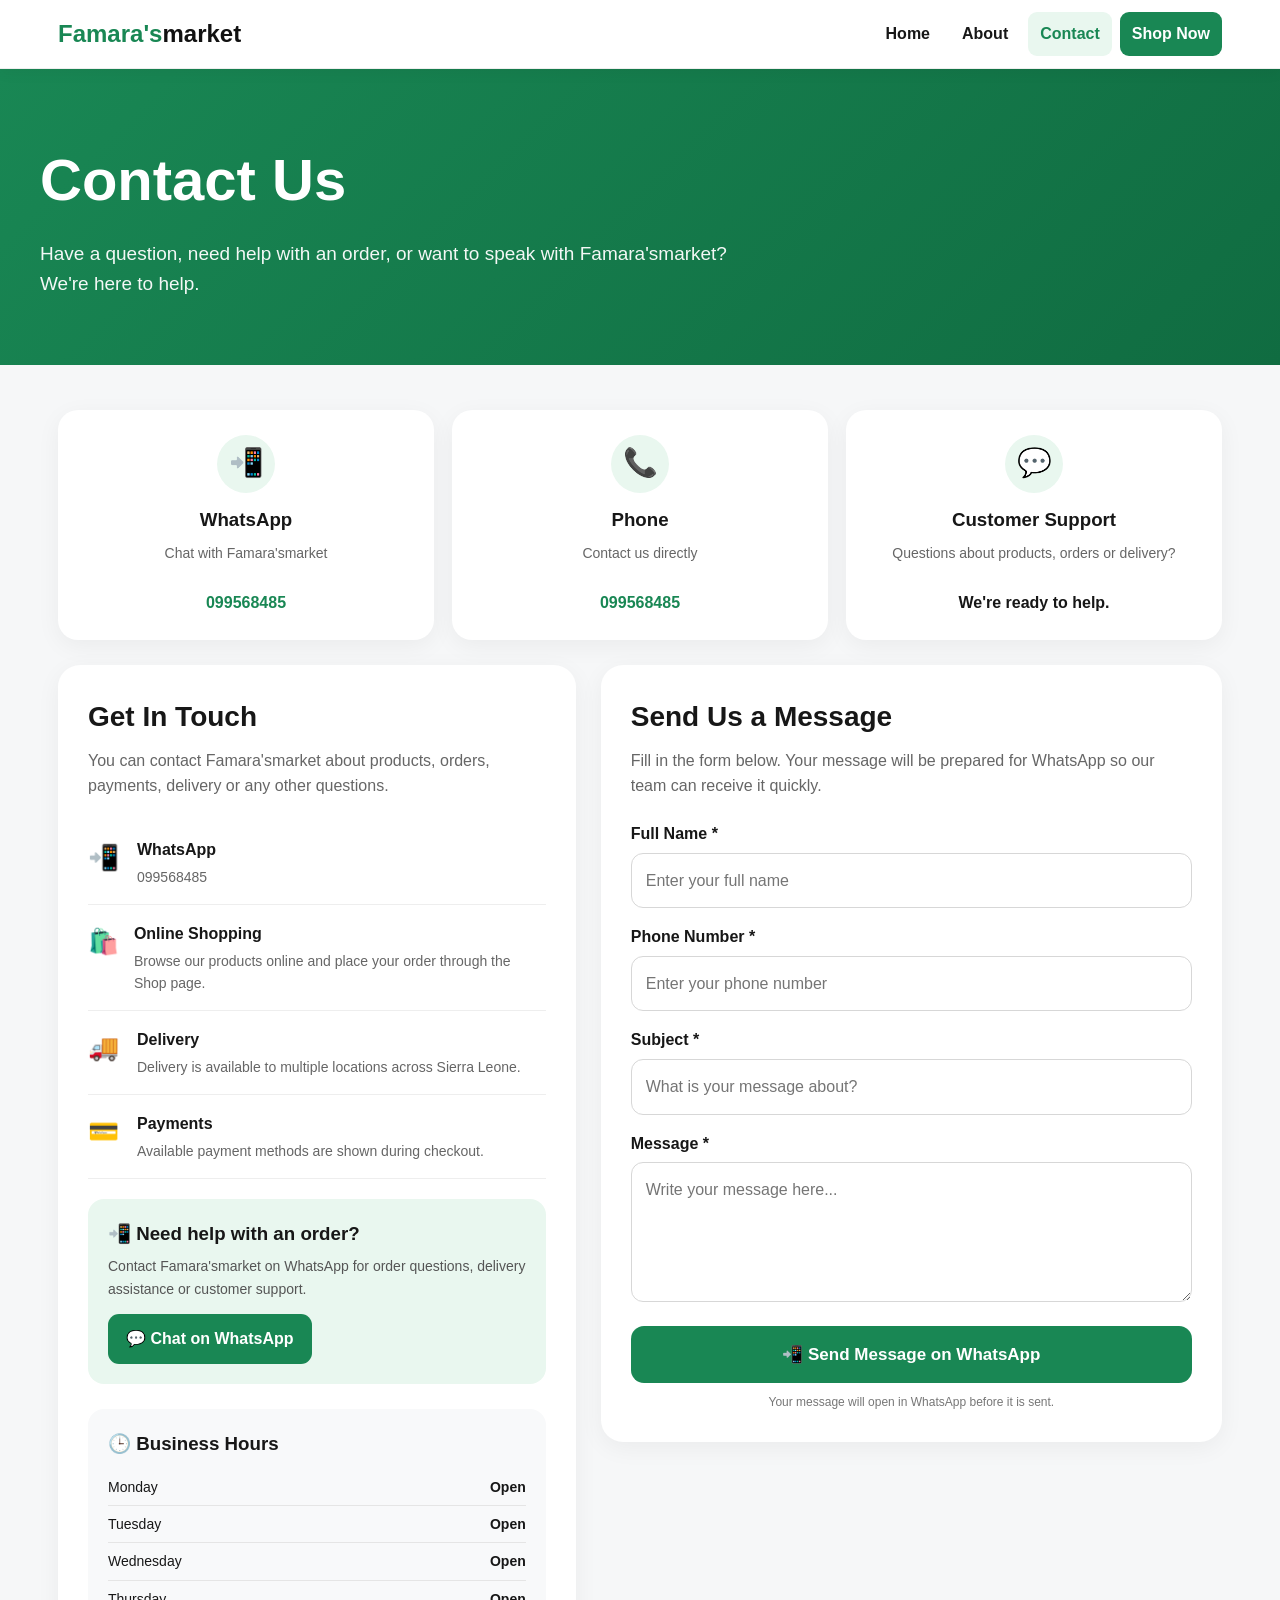
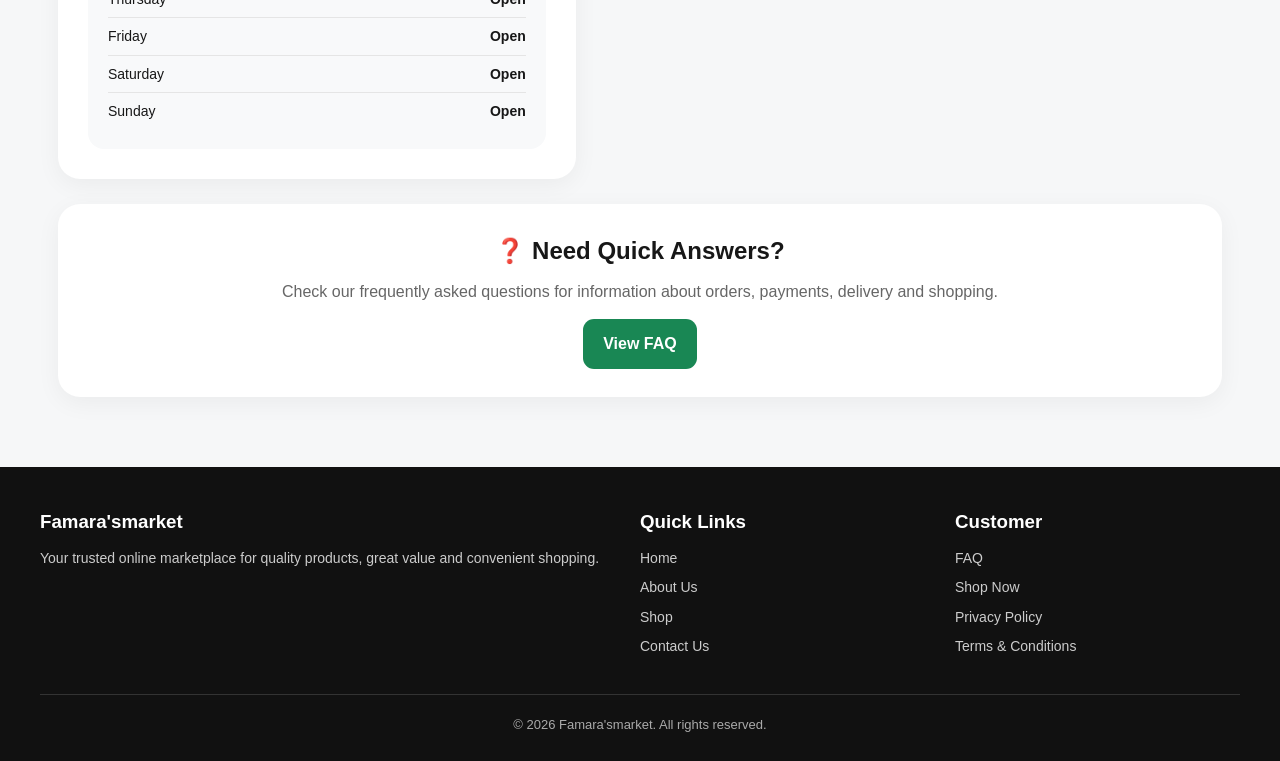
<file: contact.html>
<!DOCTYPE html>
<html lang="en">
<head>
  <meta charset="UTF-8">
  <meta name="viewport" content="width=device-width, initial-scale=1.0">

  <meta name="description" content="Contact Famara'smarket. Get in touch with us through WhatsApp, phone or our contact form.">

  <meta name="theme-color" content="#198754">

  <title>Contact Us | Famara'smarket</title>

  <style>
    * {
      box-sizing: border-box;
      margin: 0;
      padding: 0;
    }

    html {
      scroll-behavior: smooth;
    }

    body {
      font-family: Arial, Helvetica, sans-serif;
      background: #f6f7f8;
      color: #171717;
      line-height: 1.6;
    }

    a {
      color: inherit;
      text-decoration: none;
    }

    input,
    textarea,
    button {
      font: inherit;
    }

    button {
      cursor: pointer;
    }

    /* HEADER */
    header {
      position: sticky;
      top: 0;
      z-index: 1000;
      background: #ffffff;
      border-bottom: 1px solid #eeeeee;
      box-shadow: 0 3px 15px rgba(0,0,0,0.05);
    }

    .header-inner {
      max-width: 1200px;
      min-height: 68px;
      margin: auto;
      padding: 10px 18px;

      display: flex;
      align-items: center;
      justify-content: space-between;
      gap: 15px;
    }

    .logo {
      font-size: 24px;
      font-weight: 900;
      color: #198754;
    }

    .logo span {
      color: #111111;
    }

    nav {
      display: flex;
      align-items: center;
      gap: 8px;
    }

    nav a {
      padding: 9px 12px;
      border-radius: 9px;
      font-weight: 700;
    }

    nav a:hover,
    nav a.active {
      background: #e9f7ef;
      color: #198754;
    }

    .shop-button {
      background: #198754;
      color: #ffffff !important;
    }

    .shop-button:hover {
      background: #157347 !important;
    }

    /* HERO */
    .hero {
      background: linear-gradient(135deg, #198754, #106c41);
      color: #ffffff;
      padding: 65px 18px;
    }

    .hero-inner {
      max-width: 1200px;
      margin: auto;
    }

    .hero h1 {
      font-size: clamp(36px, 7vw, 58px);
      margin-bottom: 12px;
    }

    .hero p {
      max-width: 700px;
      font-size: 19px;
      opacity: 0.95;
    }

    /* MAIN */
    main {
      max-width: 1200px;
      margin: auto;
      padding: 45px 18px 70px;
    }

    /* CONTACT CARDS */
    .contact-cards {
      display: grid;
      grid-template-columns: repeat(3, 1fr);
      gap: 18px;
      margin-bottom: 25px;
    }

    .contact-card {
      background: #ffffff;
      padding: 25px;
      border-radius: 20px;
      text-align: center;
      box-shadow: 0 6px 25px rgba(0,0,0,0.05);
    }

    .contact-icon {
      width: 58px;
      height: 58px;
      margin: 0 auto 12px;

      display: flex;
      align-items: center;
      justify-content: center;

      border-radius: 50%;
      background: #e9f7ef;
      font-size: 28px;
    }

    .contact-card h3 {
      margin-bottom: 7px;
    }

    .contact-card p {
      color: #666666;
      font-size: 14px;
    }

    .contact-card a {
      color: #198754;
      font-weight: 800;
    }

    /* CONTENT GRID */
    .content-grid {
      display: grid;
      grid-template-columns: 1fr 1.2fr;
      gap: 25px;
      align-items: start;
    }

    .section-box {
      background: #ffffff;
      padding: 30px;
      border-radius: 22px;
      box-shadow: 0 6px 25px rgba(0,0,0,0.05);
    }

    .section-box h2 {
      font-size: 28px;
      margin-bottom: 8px;
    }

    .section-intro {
      color: #666666;
      margin-bottom: 22px;
    }

    /* BUSINESS INFORMATION */
    .info-item {
      display: flex;
      gap: 14px;
      padding: 16px 0;
      border-bottom: 1px solid #eeeeee;
    }

    .info-item:last-child {
      border-bottom: none;
    }

    .info-icon {
      font-size: 25px;
      width: 35px;
    }

    .info-item h3 {
      font-size: 16px;
      margin-bottom: 3px;
    }

    .info-item p {
      color: #666666;
      font-size: 14px;
    }

    /* WHATSAPP */
    .whatsapp-box {
      margin-top: 20px;
      padding: 20px;
      border-radius: 16px;
      background: #e9f7ef;
    }

    .whatsapp-box h3 {
      margin-bottom: 6px;
    }

    .whatsapp-box p {
      color: #555555;
      font-size: 14px;
      margin-bottom: 14px;
    }

    .whatsapp-button {
      display: inline-block;
      background: #198754;
      color: #ffffff;
      padding: 12px 18px;
      border-radius: 11px;
      font-weight: 800;
    }

    .whatsapp-button:hover {
      background: #157347;
    }

    /* FORM */
    .form-group {
      margin-bottom: 16px;
    }

    .form-group label {
      display: block;
      margin-bottom: 6px;
      font-weight: 700;
    }

    .form-group input,
    .form-group textarea {
      width: 100%;
      padding: 14px;

      border: 1px solid #d7d7d7;
      border-radius: 12px;
      outline: none;
      background: #ffffff;
    }

    .form-group textarea {
      min-height: 140px;
      resize: vertical;
    }

    .form-group input:focus,
    .form-group textarea:focus {
      border-color: #198754;
      box-shadow: 0 0 0 3px rgba(25,135,84,0.10);
    }

    .submit-button {
      width: 100%;
      border: none;
      border-radius: 13px;
      padding: 15px;

      background: #198754;
      color: #ffffff;

      font-weight: 800;
      font-size: 17px;
    }

    .submit-button:hover {
      background: #157347;
    }

    .form-note {
      margin-top: 10px;
      color: #777777;
      font-size: 12px;
      text-align: center;
    }

    /* HOURS */
    .hours {
      margin-top: 25px;
      background: #f8f9fa;
      padding: 20px;
      border-radius: 16px;
    }

    .hours h3 {
      margin-bottom: 10px;
    }

    .hours-row {
      display: flex;
      justify-content: space-between;
      gap: 15px;
      padding: 7px 0;
      border-bottom: 1px solid #e5e5e5;
      font-size: 14px;
    }

    .hours-row:last-child {
      border-bottom: none;
    }

    .hours-row span:last-child {
      font-weight: 700;
    }

    /* FAQ LINK */
    .help-box {
      margin-top: 25px;
      background: #ffffff;
      border-radius: 22px;
      padding: 28px;
      text-align: center;
      box-shadow: 0 6px 25px rgba(0,0,0,0.05);
    }

    .help-box h2 {
      margin-bottom: 8px;
    }

    .help-box p {
      color: #666666;
      margin-bottom: 15px;
    }

    .help-button {
      display: inline-block;
      background: #198754;
      color: #ffffff;
      padding: 12px 20px;
      border-radius: 11px;
      font-weight: 800;
    }

    /* FOOTER */
    footer {
      background: #111111;
      color: #ffffff;
      padding: 40px 18px 25px;
    }

    .footer-inner {
      max-width: 1200px;
      margin: auto;

      display: grid;
      grid-template-columns: 2fr 1fr 1fr;
      gap: 30px;
    }

    footer h3 {
      margin-bottom: 10px;
    }

    footer p,
    footer a {
      color: #cccccc;
      font-size: 14px;
    }

    footer a {
      display: block;
      margin-bottom: 7px;
    }

    footer a:hover {
      color: #ffffff;
    }

    .copyright {
      max-width: 1200px;
      margin: 30px auto 0;
      padding-top: 20px;
      border-top: 1px solid #333333;
      text-align: center;
      color: #aaaaaa;
      font-size: 13px;
    }

    /* MOBILE */
    @media (max-width: 850px) {
      .contact-cards {
        grid-template-columns: 1fr;
      }

      .content-grid {
        grid-template-columns: 1fr;
      }

      .footer-inner {
        grid-template-columns: 1fr 1fr;
      }
    }

    @media (max-width: 600px) {
      .header-inner {
        padding: 9px 12px;
      }

      .logo {
        font-size: 20px;
      }

      nav {
        gap: 3px;
      }

      nav a {
        padding: 7px 6px;
        font-size: 12px;
      }

      nav a:not(.shop-button) {
        display: none;
      }

      .hero {
        padding: 50px 16px;
      }

      .hero h1 {
        font-size: 38px;
      }

      .hero p {
        font-size: 16px;
      }

      main {
        padding: 25px 12px 50px;
      }

      .section-box {
        padding: 22px;
      }

      .footer-inner {
        grid-template-columns: 1fr;
      }
    }
  </style>
</head>

<body>

  <!-- HEADER -->
  <header>
    <div class="header-inner">

      <a href="../index.html" class="logo">
        Famara's<span>market</span>
      </a>

      <nav>
        <a href="../index.html">Home</a>

        <a href="about.html">
          About
        </a>

        <a href="contact.html" class="active">
          Contact
        </a>

        <a href="shop.html" class="shop-button">
          Shop Now
        </a>
      </nav>

    </div>
  </header>


  <!-- HERO -->
  <section class="hero">
    <div class="hero-inner">

      <h1>Contact Us</h1>

      <p>
        Have a question, need help with an order, or want to
        speak with Famara'smarket? We're here to help.
      </p>

    </div>
  </section>


  <main>

    <!-- QUICK CONTACT -->
    <section class="contact-cards">

      <div class="contact-card">

        <div class="contact-icon">
          📲
        </div>

        <h3>WhatsApp</h3>

        <p>
          Chat with Famara'smarket
        </p>

        <br>

        <a
          href="https://wa.me/23299568485"
          target="_blank"
          rel="noopener"
        >
          099568485
        </a>

      </div>


      <div class="contact-card">

        <div class="contact-icon">
          📞
        </div>

        <h3>Phone</h3>

        <p>
          Contact us directly
        </p>

        <br>

        <a href="tel:099568485">
          099568485
        </a>

      </div>


      <div class="contact-card">

        <div class="contact-icon">
          💬
        </div>

        <h3>Customer Support</h3>

        <p>
          Questions about products, orders or delivery?
        </p>

        <br>

        <strong>
          We're ready to help.
        </strong>

      </div>

    </section>


    <!-- MAIN CONTENT -->
    <section class="content-grid">

      <!-- BUSINESS INFORMATION -->
      <div class="section-box">

        <h2>Get In Touch</h2>

        <p class="section-intro">
          You can contact Famara'smarket about products,
          orders, payments, delivery or any other questions.
        </p>


        <div class="info-item">

          <div class="info-icon">
            📲
          </div>

          <div>

            <h3>WhatsApp</h3>

            <p>
              099568485
            </p>

          </div>

        </div>


        <div class="info-item">

          <div class="info-icon">
            🛍️
          </div>

          <div>

            <h3>Online Shopping</h3>

            <p>
              Browse our products online and place your order
              through the Shop page.
            </p>

          </div>

        </div>


        <div class="info-item">

          <div class="info-icon">
            🚚
          </div>

          <div>

            <h3>Delivery</h3>

            <p>
              Delivery is available to multiple locations
              across Sierra Leone.
            </p>

          </div>

        </div>


        <div class="info-item">

          <div class="info-icon">
            💳
          </div>

          <div>

            <h3>Payments</h3>

            <p>
              Available payment methods are shown during
              checkout.
            </p>

          </div>

        </div>


        <!-- WHATSAPP BOX -->
        <div class="whatsapp-box">

          <h3>
            📲 Need help with an order?
          </h3>

          <p>
            Contact Famara'smarket on WhatsApp for order
            questions, delivery assistance or customer support.
          </p>

          <a
            href="https://wa.me/23299568485"
            target="_blank"
            rel="noopener"
            class="whatsapp-button"
          >
            💬 Chat on WhatsApp
          </a>

        </div>


        <!-- HOURS -->
        <div class="hours">

          <h3>🕒 Business Hours</h3>

          <div class="hours-row">
            <span>Monday</span>
            <span>Open</span>
          </div>

          <div class="hours-row">
            <span>Tuesday</span>
            <span>Open</span>
          </div>

          <div class="hours-row">
            <span>Wednesday</span>
            <span>Open</span>
          </div>

          <div class="hours-row">
            <span>Thursday</span>
            <span>Open</span>
          </div>

          <div class="hours-row">
            <span>Friday</span>
            <span>Open</span>
          </div>

          <div class="hours-row">
            <span>Saturday</span>
            <span>Open</span>
          </div>

          <div class="hours-row">
            <span>Sunday</span>
            <span>Open</span>
          </div>

        </div>

      </div>


      <!-- CONTACT FORM -->
      <div class="section-box">

        <h2>Send Us a Message</h2>

        <p class="section-intro">
          Fill in the form below. Your message will be prepared
          for WhatsApp so our team can receive it quickly.
        </p>


        <form id="contactForm">

          <div class="form-group">

            <label for="contactName">
              Full Name *
            </label>

            <input
              type="text"
              id="contactName"
              placeholder="Enter your full name"
              required
            >

          </div>


          <div class="form-group">

            <label for="contactPhone">
              Phone Number *
            </label>

            <input
              type="tel"
              id="contactPhone"
              placeholder="Enter your phone number"
              required
            >

          </div>


          <div class="form-group">

            <label for="contactSubject">
              Subject *
            </label>

            <input
              type="text"
              id="contactSubject"
              placeholder="What is your message about?"
              required
            >

          </div>


          <div class="form-group">

            <label for="contactMessage">
              Message *
            </label>

            <textarea
              id="contactMessage"
              placeholder="Write your message here..."
              required
            ></textarea>

          </div>


          <button
            type="submit"
            class="submit-button"
          >
            📲 Send Message on WhatsApp
          </button>

          <p class="form-note">
            Your message will open in WhatsApp before it is sent.
          </p>

        </form>

      </div>

    </section>


    <!-- HELP -->
    <section class="help-box">

      <h2>
        ❓ Need Quick Answers?
      </h2>

      <p>
        Check our frequently asked questions for information
        about orders, payments, delivery and shopping.
      </p>

      <a
        href="faq.html"
        class="help-button"
      >
        View FAQ
      </a>

    </section>

  </main>


  <!-- FOOTER -->
  <footer>

    <div class="footer-inner">

      <div>

        <h3>Famara'smarket</h3>

        <p>
          Your trusted online marketplace for quality products,
          great value and convenient shopping.
        </p>

      </div>


      <div>

        <h3>Quick Links</h3>

        <a href="../index.html">Home</a>

        <a href="about.html">About Us</a>

        <a href="shop.html">Shop</a>

        <a href="contact.html">Contact Us</a>

      </div>


      <div>

        <h3>Customer</h3>

        <a href="faq.html">FAQ</a>

        <a href="shop.html">Shop Now</a>

        <a href="privacy.html">Privacy Policy</a>

        <a href="terms.html">Terms & Conditions</a>

      </div>

    </div>


    <div class="copyright">

      © <span id="year"></span>
      Famara'smarket. All rights reserved.

    </div>

  </footer>


  <script>
    const WHATSAPP_NUMBER = "23299568485";

    document
      .getElementById("contactForm")
      .addEventListener("submit", function(event) {

        event.preventDefault();

        const name =
          document
            .getElementById("contactName")
            .value
            .trim();

        const phone =
          document
            .getElementById("contactPhone")
            .value
            .trim();

        const subject =
          document
            .getElementById("contactSubject")
            .value
            .trim();

        const message =
          document
            .getElementById("contactMessage")
            .value
            .trim();

        if (!name || !phone || !subject || !message) {
          alert("Please complete all required fields.");
          return;
        }

        let whatsappMessage =
          "Hello Famara'smarket!\n\n";

        whatsappMessage +=
          "💬 CUSTOMER MESSAGE\n\n";

        whatsappMessage +=
          "Name: " + name + "\n";

        whatsappMessage +=
          "Phone: " + phone + "\n";

        whatsappMessage +=
          "Subject: " + subject + "\n\n";

        whatsappMessage +=
          "Message:\n" + message;

        const url =
          "https://wa.me/" +
          WHATSAPP_NUMBER +
          "?text=" +
          encodeURIComponent(whatsappMessage);

        window.open(url, "_blank");

        localStorage.setItem(
          "famarasmarket_last_contact",
          JSON.stringify({
            name: name,
            phone: phone,
            subject: subject,
            message: message,
            createdAt: new Date().toISOString()
          })
        );

      });


    document.getElementById("year").textContent =
      new Date().getFullYear();
  </script>

</body>
</html>
</file>
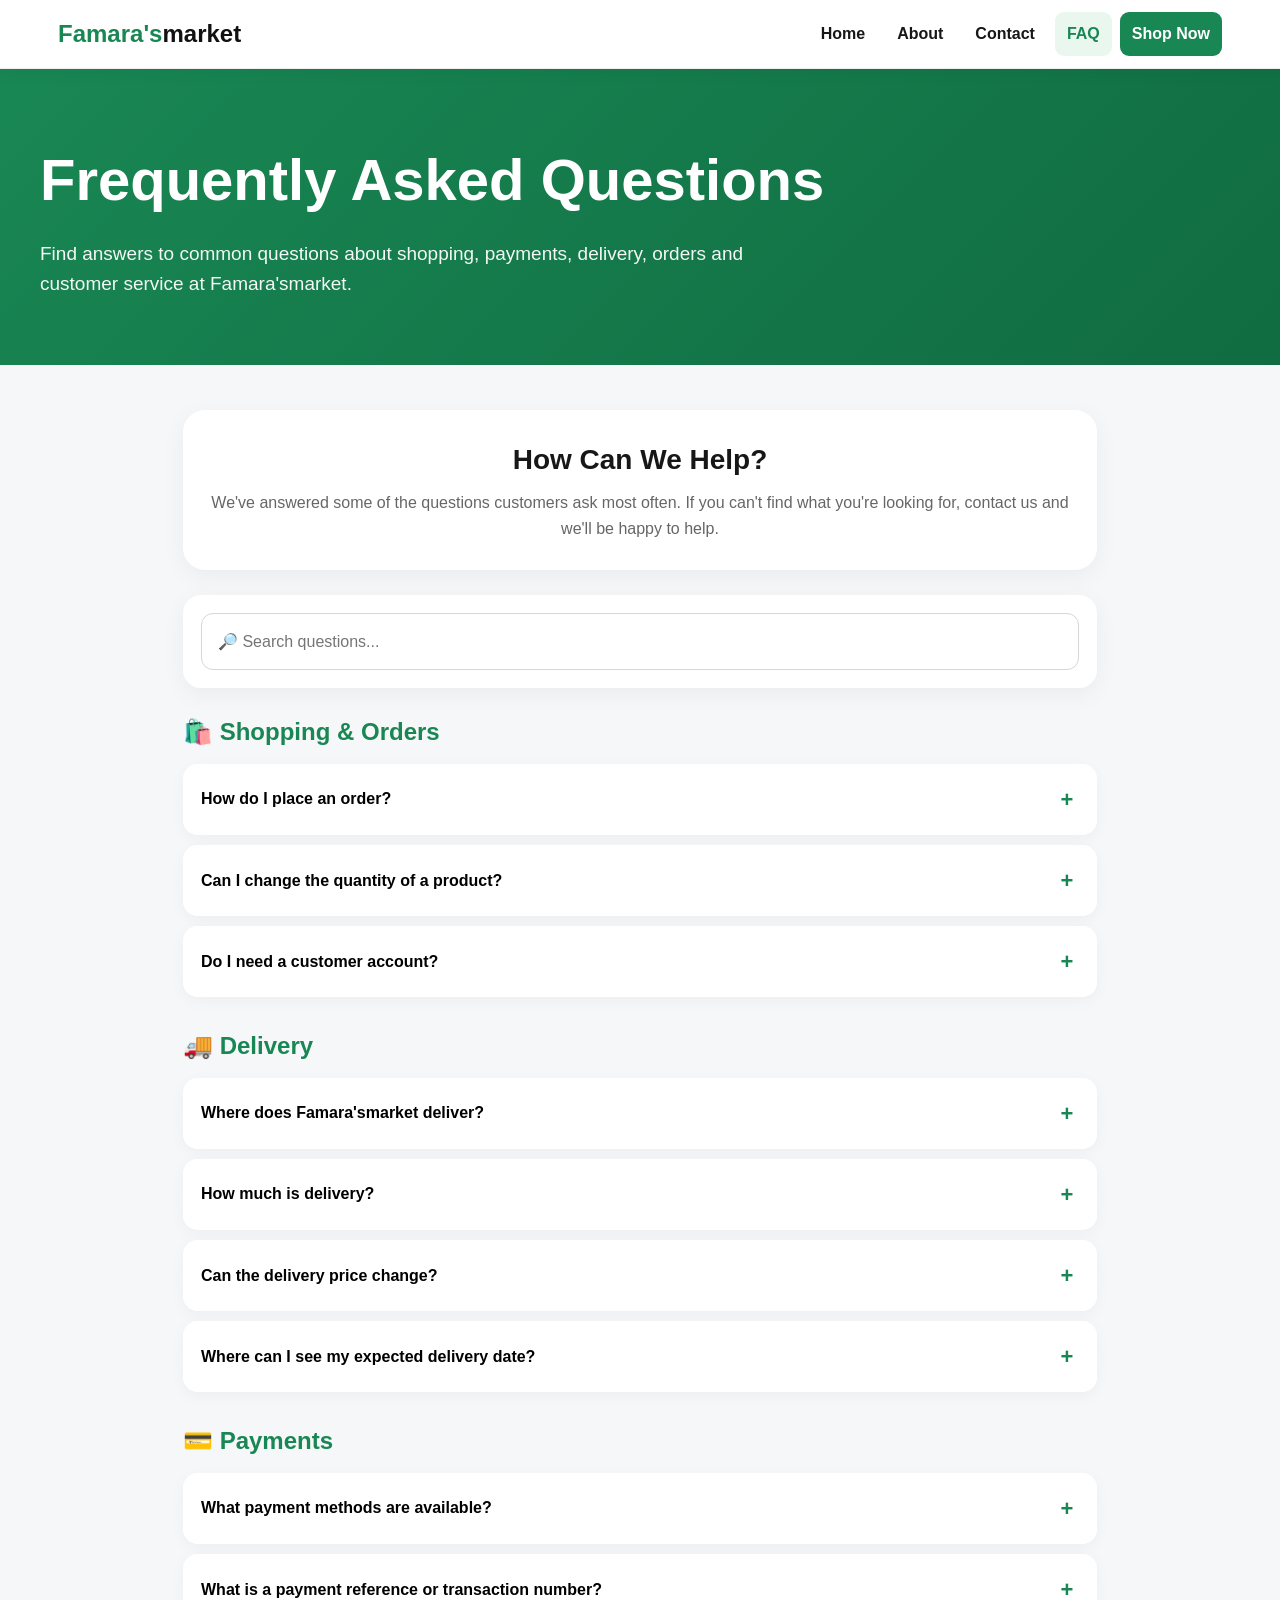
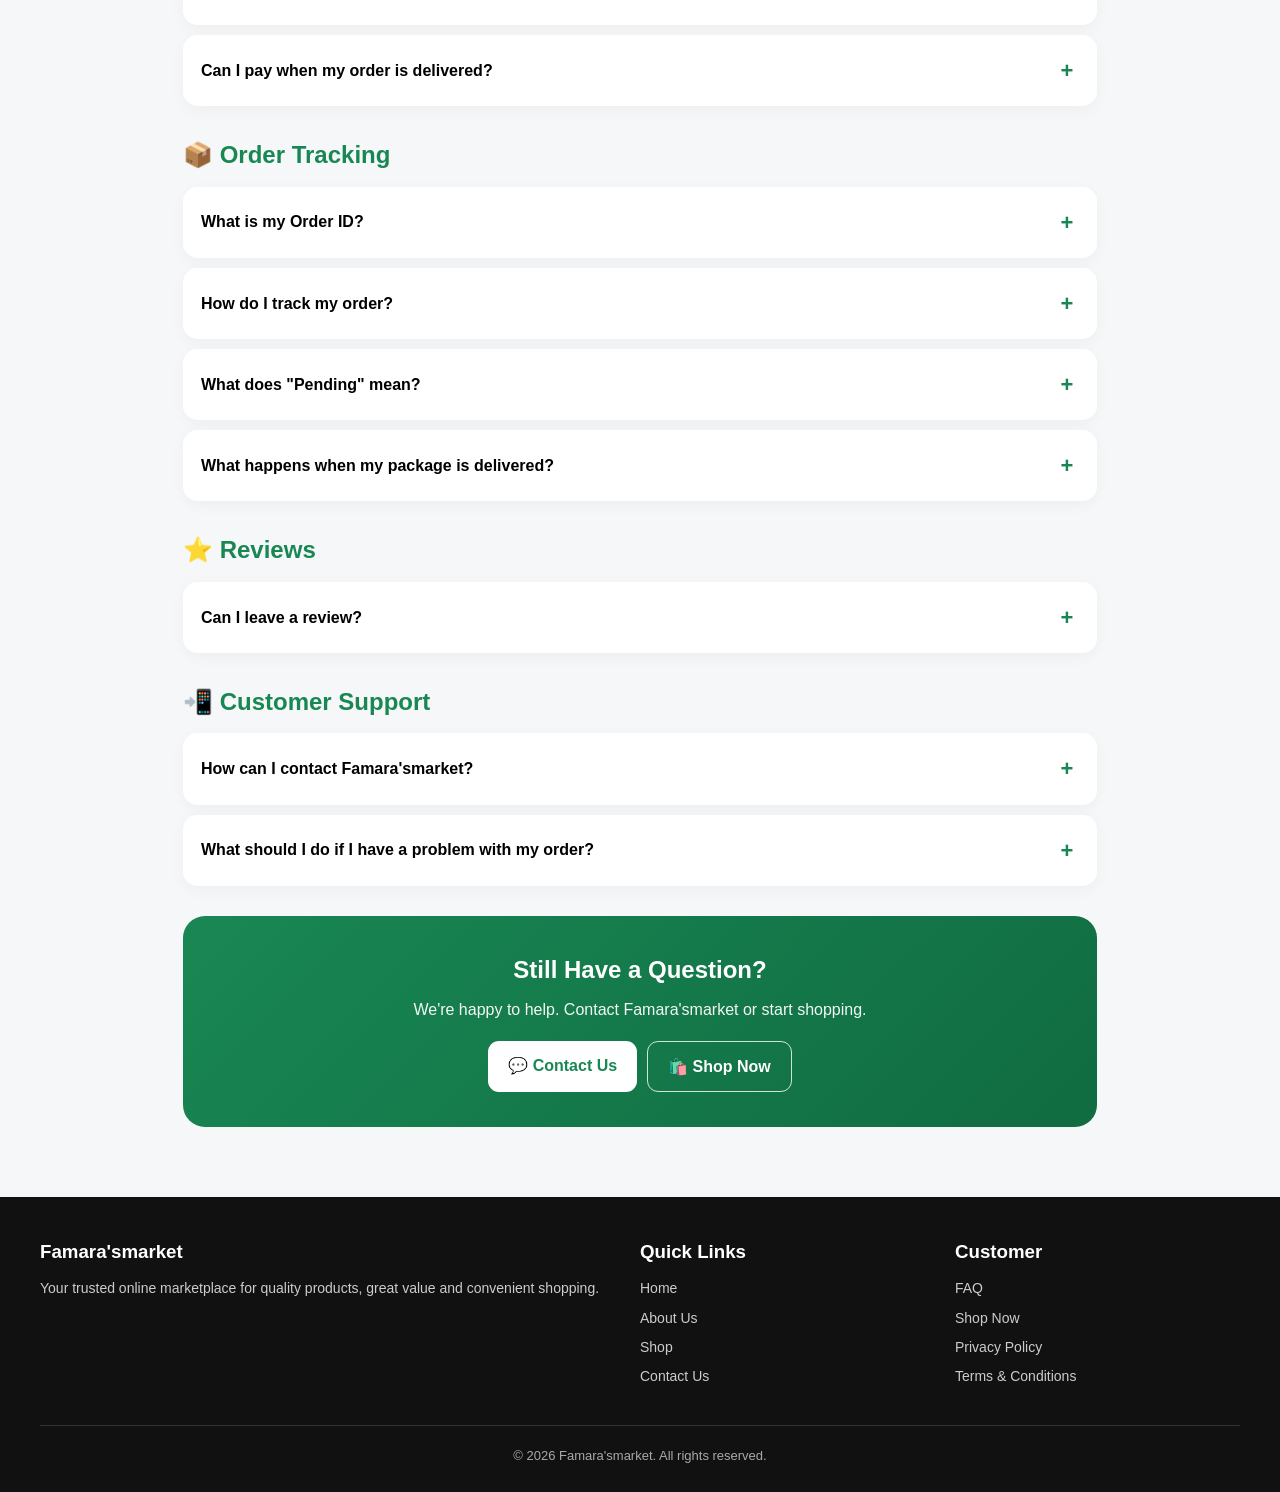
<file: faq.html>
<!DOCTYPE html>
<html lang="en">
<head>
  <meta charset="UTF-8">
  <meta name="viewport" content="width=device-width, initial-scale=1.0">

  <meta
    name="description"
    content="Frequently asked questions about shopping, payments, delivery, orders and customer service at Famara'smarket."
  >

  <meta name="theme-color" content="#198754">

  <title>FAQ | Famara'smarket</title>

  <style>
    * {
      box-sizing: border-box;
      margin: 0;
      padding: 0;
    }

    html {
      scroll-behavior: smooth;
    }

    body {
      font-family: Arial, Helvetica, sans-serif;
      background: #f6f7f8;
      color: #171717;
      line-height: 1.6;
    }

    a {
      color: inherit;
      text-decoration: none;
    }

    button,
    input {
      font: inherit;
    }

    button {
      cursor: pointer;
    }

    /* HEADER */
    header {
      position: sticky;
      top: 0;
      z-index: 1000;
      background: #ffffff;
      border-bottom: 1px solid #eeeeee;
      box-shadow: 0 3px 15px rgba(0,0,0,0.05);
    }

    .header-inner {
      max-width: 1200px;
      min-height: 68px;
      margin: auto;
      padding: 10px 18px;

      display: flex;
      align-items: center;
      justify-content: space-between;
      gap: 15px;
    }

    .logo {
      font-size: 24px;
      font-weight: 900;
      color: #198754;
    }

    .logo span {
      color: #111111;
    }

    nav {
      display: flex;
      align-items: center;
      gap: 8px;
    }

    nav a {
      padding: 9px 12px;
      border-radius: 9px;
      font-weight: 700;
    }

    nav a:hover,
    nav a.active {
      background: #e9f7ef;
      color: #198754;
    }

    .shop-button {
      background: #198754;
      color: #ffffff !important;
    }

    .shop-button:hover {
      background: #157347 !important;
    }

    /* HERO */
    .hero {
      background: linear-gradient(135deg, #198754, #106c41);
      color: #ffffff;
      padding: 65px 18px;
    }

    .hero-inner {
      max-width: 1200px;
      margin: auto;
    }

    .hero h1 {
      font-size: clamp(36px, 7vw, 58px);
      margin-bottom: 12px;
    }

    .hero p {
      max-width: 720px;
      font-size: 19px;
      opacity: 0.95;
    }

    /* MAIN */
    main {
      max-width: 950px;
      margin: auto;
      padding: 45px 18px 70px;
    }

    .intro {
      background: #ffffff;
      border-radius: 22px;
      padding: 28px;
      margin-bottom: 25px;
      text-align: center;
      box-shadow: 0 6px 25px rgba(0,0,0,0.05);
    }

    .intro h2 {
      margin-bottom: 8px;
      font-size: 28px;
    }

    .intro p {
      color: #666666;
    }

    /* SEARCH */
    .search-box {
      background: #ffffff;
      padding: 18px;
      border-radius: 18px;
      margin-bottom: 25px;
      box-shadow: 0 6px 25px rgba(0,0,0,0.05);
    }

    .search-box input {
      width: 100%;
      padding: 15px 16px;
      border: 1px solid #d7d7d7;
      border-radius: 12px;
      outline: none;
    }

    .search-box input:focus {
      border-color: #198754;
      box-shadow: 0 0 0 3px rgba(25,135,84,0.10);
    }

    /* FAQ */
    .faq-section {
      margin-bottom: 30px;
    }

    .faq-section-title {
      color: #198754;
      font-size: 24px;
      margin-bottom: 12px;
    }

    .faq-item {
      background: #ffffff;
      border-radius: 15px;
      margin-bottom: 10px;
      box-shadow: 0 4px 16px rgba(0,0,0,0.04);
      overflow: hidden;
    }

    .faq-question {
      width: 100%;
      border: none;
      background: #ffffff;
      padding: 18px;
      text-align: left;

      display: flex;
      justify-content: space-between;
      align-items: center;
      gap: 15px;

      font-weight: 800;
      font-size: 16px;
    }

    .faq-question:hover {
      background: #f8fbf9;
    }

    .faq-icon {
      color: #198754;
      font-size: 22px;
      min-width: 24px;
      text-align: center;
    }

    .faq-answer {
      display: none;
      padding: 0 18px 18px;
      color: #5d5d5d;
    }

    .faq-item.open .faq-answer {
      display: block;
    }

    .faq-item.open .faq-icon {
      transform: rotate(45deg);
    }

    /* CONTACT CTA */
    .cta {
      background: linear-gradient(135deg, #198754, #106c41);
      color: #ffffff;
      text-align: center;
      padding: 35px 22px;
      border-radius: 22px;
      margin-top: 30px;
    }

    .cta h2 {
      margin-bottom: 8px;
    }

    .cta p {
      margin-bottom: 18px;
      opacity: 0.95;
    }

    .cta-buttons {
      display: flex;
      justify-content: center;
      gap: 10px;
      flex-wrap: wrap;
    }

    .cta-button {
      display: inline-block;
      background: #ffffff;
      color: #198754;
      padding: 12px 20px;
      border-radius: 11px;
      font-weight: 800;
    }

    .cta-button.secondary {
      background: transparent;
      color: #ffffff;
      border: 1px solid rgba(255,255,255,0.8);
    }

    .cta-button:hover {
      opacity: 0.9;
    }

    /* NO RESULTS */
    .no-results {
      display: none;
      background: #ffffff;
      padding: 30px;
      border-radius: 18px;
      text-align: center;
      color: #666666;
    }

    /* FOOTER */
    footer {
      background: #111111;
      color: #ffffff;
      padding: 40px 18px 25px;
    }

    .footer-inner {
      max-width: 1200px;
      margin: auto;

      display: grid;
      grid-template-columns: 2fr 1fr 1fr;
      gap: 30px;
    }

    footer h3 {
      margin-bottom: 10px;
    }

    footer p,
    footer a {
      color: #cccccc;
      font-size: 14px;
    }

    footer a {
      display: block;
      margin-bottom: 7px;
    }

    footer a:hover {
      color: #ffffff;
    }

    .copyright {
      max-width: 1200px;
      margin: 30px auto 0;
      padding-top: 20px;
      border-top: 1px solid #333333;
      text-align: center;
      color: #aaaaaa;
      font-size: 13px;
    }

    /* MOBILE */
    @media (max-width: 600px) {
      .header-inner {
        padding: 9px 12px;
      }

      .logo {
        font-size: 20px;
      }

      nav {
        gap: 3px;
      }

      nav a {
        padding: 7px 6px;
        font-size: 12px;
      }

      nav a:not(.shop-button) {
        display: none;
      }

      .hero {
        padding: 50px 16px;
      }

      .hero h1 {
        font-size: 38px;
      }

      .hero p {
        font-size: 16px;
      }

      main {
        padding: 25px 12px 50px;
      }

      .intro {
        padding: 22px;
      }

      .faq-question {
        padding: 16px;
        font-size: 15px;
      }

      .faq-answer {
        padding: 0 16px 16px;
        font-size: 14px;
      }

      .footer-inner {
        grid-template-columns: 1fr;
      }
    }
  </style>
</head>

<body>

  <!-- HEADER -->
  <header>
    <div class="header-inner">

      <a href="../index.html" class="logo">
        Famara's<span>market</span>
      </a>

      <nav>

        <a href="../index.html">
          Home
        </a>

        <a href="about.html">
          About
        </a>

        <a href="contact.html">
          Contact
        </a>

        <a href="faq.html" class="active">
          FAQ
        </a>

        <a href="shop.html" class="shop-button">
          Shop Now
        </a>

      </nav>

    </div>
  </header>


  <!-- HERO -->
  <section class="hero">
    <div class="hero-inner">

      <h1>Frequently Asked Questions</h1>

      <p>
        Find answers to common questions about shopping,
        payments, delivery, orders and customer service at
        Famara'smarket.
      </p>

    </div>
  </section>


  <main>

    <!-- INTRO -->
    <section class="intro">

      <h2>How Can We Help?</h2>

      <p>
        We've answered some of the questions customers ask
        most often. If you can't find what you're looking for,
        contact us and we'll be happy to help.
      </p>

    </section>


    <!-- SEARCH -->
    <section class="search-box">

      <input
        type="search"
        id="faqSearch"
        placeholder="🔎 Search questions..."
      >

    </section>


    <!-- SHOPPING -->
    <section class="faq-section">

      <h2 class="faq-section-title">
        🛍️ Shopping & Orders
      </h2>


      <div class="faq-item">

        <button class="faq-question" type="button">
          <span>
            How do I place an order?
          </span>

          <span class="faq-icon">
            +
          </span>
        </button>

        <div class="faq-answer">
          Browse the Shop page, choose the products you want,
          add them to your cart, select your quantities and
          continue to Checkout. Enter your customer and
          delivery information, select a payment method and
          complete the order.
        </div>

      </div>


      <div class="faq-item">

        <button class="faq-question" type="button">
          <span>
            Can I change the quantity of a product?
          </span>

          <span class="faq-icon">
            +
          </span>
        </button>

        <div class="faq-answer">
          Yes. You can increase or decrease the quantity of
          products directly from your cart before placing your
          order.
        </div>

      </div>


      <div class="faq-item">

        <button class="faq-question" type="button">
          <span>
            Do I need a customer account?
          </span>

          <span class="faq-icon">
            +
          </span>
        </button>

        <div class="faq-answer">
          Customer accounts can help you use the website and
          access account-related features. If the website
          requests that you sign in or create an account,
          follow the instructions shown on the screen.
        </div>

      </div>

    </section>


    <!-- DELIVERY -->
    <section class="faq-section">

      <h2 class="faq-section-title">
        🚚 Delivery
      </h2>


      <div class="faq-item">

        <button class="faq-question" type="button">
          <span>
            Where does Famara'smarket deliver?
          </span>

          <span class="faq-icon">
            +
          </span>
        </button>

        <div class="faq-answer">
          Delivery options are available for multiple areas
          across Sierra Leone. The available areas and delivery
          prices are displayed when you select your delivery
          location during checkout.
        </div>

      </div>


      <div class="faq-item">

        <button class="faq-question" type="button">
          <span>
            How much is delivery?
          </span>

          <span class="faq-icon">
            +
          </span>
        </button>

        <div class="faq-answer">
          Delivery prices depend on the selected location.
          The current delivery fee is shown automatically
          during checkout after you choose your delivery area.
        </div>

      </div>


      <div class="faq-item">

        <button class="faq-question" type="button">
          <span>
            Can the delivery price change?
          </span>

          <span class="faq-icon">
            +
          </span>
        </button>

        <div class="faq-answer">
          Yes. Delivery prices may be updated by
          Famara'smarket when delivery costs or arrangements
          change. The price shown during checkout is the price
          applicable to the order at that time.
        </div>

      </div>


      <div class="faq-item">

        <button class="faq-question" type="button">
          <span>
            Where can I see my expected delivery date?
          </span>

          <span class="faq-icon">
            +
          </span>
        </button>

        <div class="faq-answer">
          When an expected delivery date has been entered for
          your selected area, it will appear in your checkout
          order summary and in your order information.
        </div>

      </div>

    </section>


    <!-- PAYMENTS -->
    <section class="faq-section">

      <h2 class="faq-section-title">
        💳 Payments
      </h2>


      <div class="faq-item">

        <button class="faq-question" type="button">
          <span>
            What payment methods are available?
          </span>

          <span class="faq-icon">
            +
          </span>
        </button>

        <div class="faq-answer">
          Available payment options include Orange Money,
          Afrimoney, Access Bank, SLCB when configured,
          Cash on Delivery and other available payment
          arrangements.
        </div>

      </div>


      <div class="faq-item">

        <button class="faq-question" type="button">
          <span>
            What is a payment reference or transaction number?
          </span>

          <span class="faq-icon">
            +
          </span>
        </button>

        <div class="faq-answer">
          A payment reference or transaction number is the
          identifier provided after a mobile-money or bank
          transaction. Keep your payment receipt and use the
          reference shown on it when requested during checkout.
        </div>

      </div>


      <div class="faq-item">

        <button class="faq-question" type="button">
          <span>
            Can I pay when my order is delivered?
          </span>

          <span class="faq-icon">
            +
          </span>
        </button>

        <div class="faq-answer">
          Cash on Delivery is available when it is offered as
          a payment option at checkout.
        </div>

      </div>

    </section>


    <!-- ORDER TRACKING -->
    <section class="faq-section">

      <h2 class="faq-section-title">
        📦 Order Tracking
      </h2>


      <div class="faq-item">

        <button class="faq-question" type="button">
          <span>
            What is my Order ID?
          </span>

          <span class="faq-icon">
            +
          </span>
        </button>

        <div class="faq-answer">
          Your Order ID is the unique number created for your
          order. Keep it safe because you can use it to check
          your order status.
        </div>

      </div>


      <div class="faq-item">

        <button class="faq-question" type="button">
          <span>
            How do I track my order?
          </span>

          <span class="faq-icon">
            +
          </span>
        </button>

        <div class="faq-answer">
          Open the Shop page, go to the Order Tracking section
          and enter your Order ID. Your saved order information
          and current status will be displayed when available.
        </div>

      </div>


      <div class="faq-item">

        <button class="faq-question" type="button">
          <span>
            What does "Pending" mean?
          </span>

          <span class="faq-icon">
            +
          </span>
        </button>

        <div class="faq-answer">
          Pending means the order has been received but has not
          yet moved to the next processing stage.
        </div>

      </div>


      <div class="faq-item">

        <button class="faq-question" type="button">
          <span>
            What happens when my package is delivered?
          </span>

          <span class="faq-icon">
            +
          </span>
        </button>

        <div class="faq-answer">
          After receiving your package, you can use the
          Package Received confirmation in the order tracking
          section when that option becomes available.
        </div>

      </div>

    </section>


    <!-- REVIEWS -->
    <section class="faq-section">

      <h2 class="faq-section-title">
        ⭐ Reviews
      </h2>


      <div class="faq-item">

        <button class="faq-question" type="button">
          <span>
            Can I leave a review?
          </span>

          <span class="faq-icon">
            +
          </span>
        </button>

        <div class="faq-answer">
          Yes. After your order has been received, the website
          can allow you to confirm that you received your
          package and leave a customer review.
        </div>

      </div>

    </section>


    <!-- CUSTOMER SUPPORT -->
    <section class="faq-section">

      <h2 class="faq-section-title">
        📲 Customer Support
      </h2>


      <div class="faq-item">

        <button class="faq-question" type="button">
          <span>
            How can I contact Famara'smarket?
          </span>

          <span class="faq-icon">
            +
          </span>
        </button>

        <div class="faq-answer">
          You can contact Famara'smarket through the Contact
          Us page or WhatsApp using the customer-support
          contact provided on the website.
        </div>

      </div>


      <div class="faq-item">

        <button class="faq-question" type="button">
          <span>
            What should I do if I have a problem with my order?
          </span>

          <span class="faq-icon">
            +
          </span>
        </button>

        <div class="faq-answer">
          Keep your Order ID and contact Famara'smarket with
          the details of the issue. Providing your Order ID
          helps us identify the order more easily.
        </div>

      </div>

    </section>


    <!-- NO RESULTS -->
    <div
      class="no-results"
      id="noResults"
    >
      No matching questions found.
      Try another search.
    </div>


    <!-- CTA -->
    <section class="cta">

      <h2>
        Still Have a Question?
      </h2>

      <p>
        We're happy to help. Contact Famara'smarket or start
        shopping.
      </p>

      <div class="cta-buttons">

        <a
          href="contact.html"
          class="cta-button"
        >
          💬 Contact Us
        </a>

        <a
          href="shop.html"
          class="cta-button secondary"
        >
          🛍️ Shop Now
        </a>

      </div>

    </section>

  </main>


  <!-- FOOTER -->
  <footer>

    <div class="footer-inner">

      <div>

        <h3>Famara'smarket</h3>

        <p>
          Your trusted online marketplace for quality products,
          great value and convenient shopping.
        </p>

      </div>


      <div>

        <h3>Quick Links</h3>

        <a href="../index.html">Home</a>

        <a href="about.html">About Us</a>

        <a href="shop.html">Shop</a>

        <a href="contact.html">Contact Us</a>

      </div>


      <div>

        <h3>Customer</h3>

        <a href="faq.html">FAQ</a>

        <a href="shop.html">Shop Now</a>

        <a href="privacy.html">Privacy Policy</a>

        <a href="terms.html">Terms & Conditions</a>

      </div>

    </div>


    <div class="copyright">

      © <span id="year"></span>
      Famara'smarket. All rights reserved.

    </div>

  </footer>


  <script>
    /* FAQ ACCORDION */

    document
      .querySelectorAll(".faq-question")
      .forEach(function(button) {

        button.addEventListener("click", function() {

          const item =
            this.closest(".faq-item");

          const wasOpen =
            item.classList.contains("open");

          document
            .querySelectorAll(".faq-item")
            .forEach(function(otherItem) {

              otherItem.classList.remove("open");

            });

          if (!wasOpen) {
            item.classList.add("open");
          }

        });

      });


    /* FAQ SEARCH */

    const searchInput =
      document.getElementById("faqSearch");

    const noResults =
      document.getElementById("noResults");

    searchInput.addEventListener(
      "input",
      function() {

        const searchTerm =
          this.value
            .trim()
            .toLowerCase();

        let visibleCount = 0;

        document
          .querySelectorAll(".faq-item")
          .forEach(function(item) {

            const text =
              item.textContent
                .toLowerCase();

            if (
              !searchTerm ||
              text.includes(searchTerm)
            ) {

              item.style.display = "block";

              visibleCount++;

            } else {

              item.style.display = "none";

            }

          });

        noResults.style.display =
          visibleCount === 0
            ? "block"
            : "none";

      }
    );


    /* YEAR */

    document.getElementById("year").textContent =
      new Date().getFullYear();
  </script>

</body>
</html>
</file>
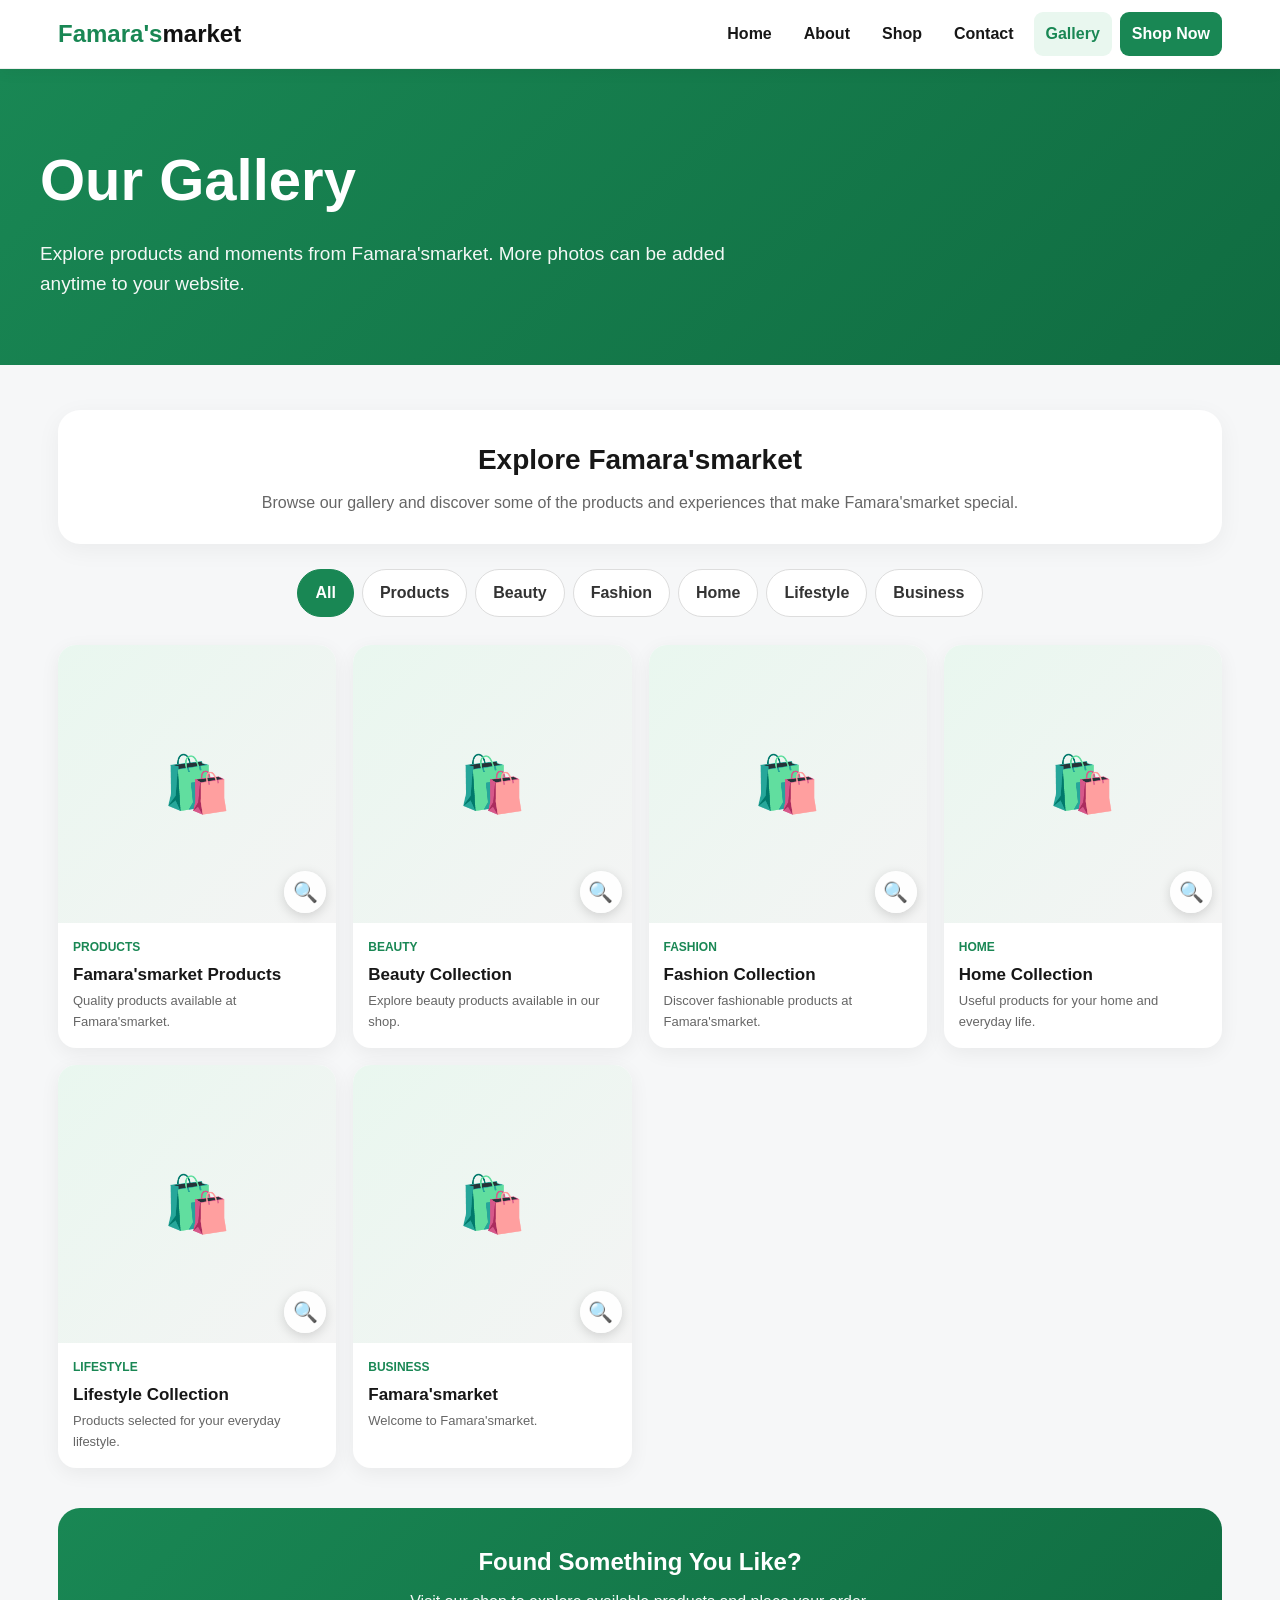
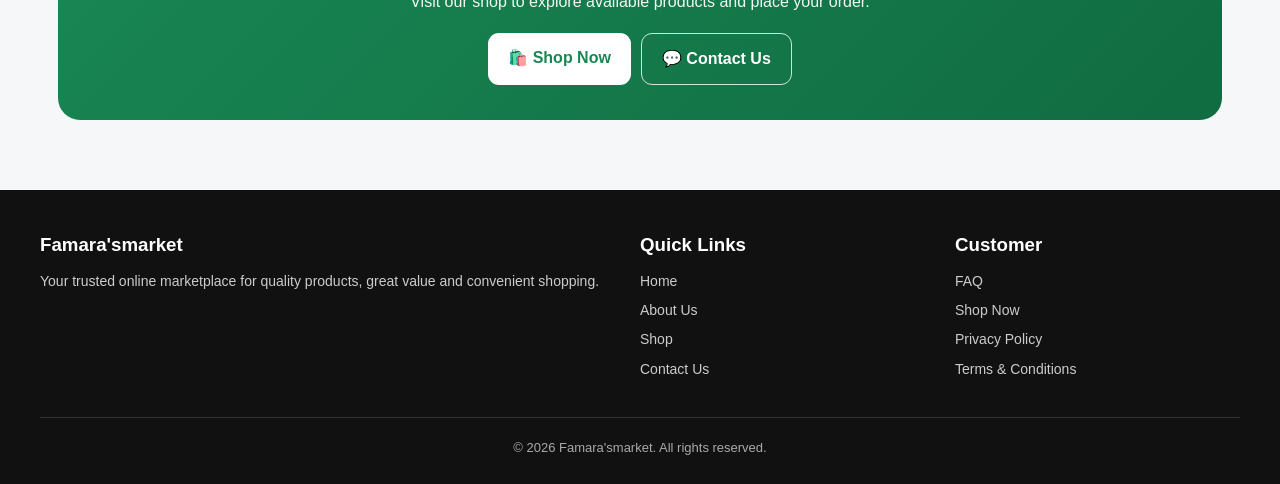
<file: gallery.html>
<!DOCTYPE html>
<html lang="en">
<head>
  <meta charset="UTF-8">
  <meta name="viewport" content="width=device-width, initial-scale=1.0">

  <meta
    name="description"
    content="Explore the Famara'smarket gallery and discover our products and shopping experience."
  >

  <meta name="theme-color" content="#198754">

  <title>Gallery | Famara'smarket</title>

  <style>
    * {
      box-sizing: border-box;
      margin: 0;
      padding: 0;
    }

    html {
      scroll-behavior: smooth;
    }

    body {
      font-family: Arial, Helvetica, sans-serif;
      background: #f6f7f8;
      color: #171717;
      line-height: 1.6;
    }

    a {
      color: inherit;
      text-decoration: none;
    }

    button {
      font: inherit;
      cursor: pointer;
    }

    img {
      display: block;
      max-width: 100%;
    }

    /* HEADER */
    header {
      position: sticky;
      top: 0;
      z-index: 1000;
      background: #ffffff;
      border-bottom: 1px solid #eeeeee;
      box-shadow: 0 3px 15px rgba(0,0,0,0.05);
    }

    .header-inner {
      max-width: 1200px;
      min-height: 68px;
      margin: auto;
      padding: 10px 18px;

      display: flex;
      align-items: center;
      justify-content: space-between;
      gap: 15px;
    }

    .logo {
      font-size: 24px;
      font-weight: 900;
      color: #198754;
    }

    .logo span {
      color: #111111;
    }

    nav {
      display: flex;
      align-items: center;
      gap: 8px;
    }

    nav a {
      padding: 9px 12px;
      border-radius: 9px;
      font-weight: 700;
    }

    nav a:hover,
    nav a.active {
      background: #e9f7ef;
      color: #198754;
    }

    .shop-button {
      background: #198754;
      color: #ffffff !important;
    }

    .shop-button:hover {
      background: #157347 !important;
    }

    /* HERO */
    .hero {
      background: linear-gradient(135deg, #198754, #106c41);
      color: #ffffff;
      padding: 65px 18px;
    }

    .hero-inner {
      max-width: 1200px;
      margin: auto;
    }

    .hero h1 {
      font-size: clamp(36px, 7vw, 58px);
      margin-bottom: 12px;
    }

    .hero p {
      max-width: 720px;
      font-size: 19px;
      opacity: 0.95;
    }

    /* MAIN */
    main {
      max-width: 1200px;
      margin: auto;
      padding: 45px 18px 70px;
    }

    .intro {
      background: #ffffff;
      border-radius: 22px;
      padding: 28px;
      margin-bottom: 25px;
      text-align: center;
      box-shadow: 0 6px 25px rgba(0,0,0,0.05);
    }

    .intro h2 {
      font-size: 28px;
      margin-bottom: 8px;
    }

    .intro p {
      color: #666666;
    }

    /* FILTERS */
    .filters {
      display: flex;
      justify-content: center;
      gap: 8px;
      flex-wrap: wrap;
      margin-bottom: 28px;
    }

    .filter-button {
      border: 1px solid #dddddd;
      background: #ffffff;
      color: #333333;
      padding: 10px 17px;
      border-radius: 50px;
      font-weight: 700;
    }

    .filter-button:hover,
    .filter-button.active {
      background: #198754;
      border-color: #198754;
      color: #ffffff;
    }

    /* GALLERY */
    .gallery-grid {
      display: grid;
      grid-template-columns: repeat(4, 1fr);
      gap: 17px;
    }

    .gallery-card {
      background: #ffffff;
      border-radius: 18px;
      overflow: hidden;
      box-shadow: 0 5px 20px rgba(0,0,0,0.06);
    }

    .gallery-image-wrap {
      position: relative;
      aspect-ratio: 1 / 1;
      overflow: hidden;
      background: #eeeeee;
    }

    .gallery-image {
      width: 100%;
      height: 100%;
      object-fit: cover;
      transition: transform 0.3s ease;
    }

    .gallery-card:hover .gallery-image {
      transform: scale(1.05);
    }

    .image-placeholder {
      width: 100%;
      height: 100%;

      display: flex;
      align-items: center;
      justify-content: center;

      background: linear-gradient(
        135deg,
        #e9f7ef,
        #f4f4f4
      );

      color: #198754;
      font-size: 55px;
    }

    .view-button {
      position: absolute;
      right: 10px;
      bottom: 10px;

      width: 42px;
      height: 42px;

      border: none;
      border-radius: 50%;

      background: rgba(255,255,255,0.95);
      color: #198754;

      font-size: 20px;
      box-shadow: 0 3px 12px rgba(0,0,0,0.15);
    }

    .gallery-content {
      padding: 15px;
    }

    .gallery-category {
      color: #198754;
      font-size: 12px;
      font-weight: 800;
      text-transform: uppercase;
      margin-bottom: 4px;
    }

    .gallery-title {
      font-size: 17px;
      margin-bottom: 3px;
    }

    .gallery-caption {
      color: #666666;
      font-size: 13px;
    }

    /* EMPTY */
    .empty-gallery {
      display: none;
      background: #ffffff;
      padding: 40px 20px;
      border-radius: 20px;
      text-align: center;
      color: #666666;
    }

    /* LIGHTBOX */
    .lightbox {
      display: none;

      position: fixed;
      inset: 0;
      z-index: 5000;

      background: rgba(0,0,0,0.9);

      padding: 20px;
    }

    .lightbox-inner {
      width: 100%;
      height: 100%;

      display: flex;
      align-items: center;
      justify-content: center;

      position: relative;
    }

    .lightbox-image {
      max-width: 92%;
      max-height: 82vh;
      object-fit: contain;
      border-radius: 10px;
    }

    .lightbox-placeholder {
      width: min(500px, 85vw);
      height: min(500px, 70vh);

      display: flex;
      align-items: center;
      justify-content: center;

      border-radius: 15px;
      background: #eeeeee;
      color: #198754;
      font-size: 80px;
    }

    .lightbox-close {
      position: absolute;
      top: 10px;
      right: 10px;

      width: 48px;
      height: 48px;

      border: none;
      border-radius: 50%;

      background: #ffffff;
      color: #111111;

      font-size: 28px;
    }

    .lightbox-info {
      position: absolute;
      left: 50%;
      bottom: 15px;
      transform: translateX(-50%);

      width: min(700px, 90%);

      text-align: center;
      color: #ffffff;
    }

    .lightbox-info h2 {
      margin-bottom: 3px;
    }

    .lightbox-info p {
      color: #dddddd;
      font-size: 14px;
    }

    /* CTA */
    .cta {
      margin-top: 40px;

      background: linear-gradient(
        135deg,
        #198754,
        #106c41
      );

      color: #ffffff;
      text-align: center;

      padding: 35px 22px;
      border-radius: 22px;
    }

    .cta h2 {
      margin-bottom: 8px;
    }

    .cta p {
      margin-bottom: 18px;
      opacity: 0.95;
    }

    .cta-buttons {
      display: flex;
      justify-content: center;
      gap: 10px;
      flex-wrap: wrap;
    }

    .cta-button {
      display: inline-block;
      background: #ffffff;
      color: #198754;
      padding: 12px 20px;
      border-radius: 11px;
      font-weight: 800;
    }

    .cta-button.secondary {
      background: transparent;
      color: #ffffff;
      border: 1px solid rgba(255,255,255,0.8);
    }

    /* FOOTER */
    footer {
      background: #111111;
      color: #ffffff;
      padding: 40px 18px 25px;
    }

    .footer-inner {
      max-width: 1200px;
      margin: auto;

      display: grid;
      grid-template-columns: 2fr 1fr 1fr;
      gap: 30px;
    }

    footer h3 {
      margin-bottom: 10px;
    }

    footer p,
    footer a {
      color: #cccccc;
      font-size: 14px;
    }

    footer a {
      display: block;
      margin-bottom: 7px;
    }

    footer a:hover {
      color: #ffffff;
    }

    .copyright {
      max-width: 1200px;
      margin: 30px auto 0;
      padding-top: 20px;
      border-top: 1px solid #333333;
      text-align: center;
      color: #aaaaaa;
      font-size: 13px;
    }

    /* TABLET */
    @media (max-width: 950px) {
      .gallery-grid {
        grid-template-columns: repeat(3, 1fr);
      }
    }

    /* MOBILE */
    @media (max-width: 650px) {
      .header-inner {
        padding: 9px 12px;
      }

      .logo {
        font-size: 20px;
      }

      nav {
        gap: 3px;
      }

      nav a {
        padding: 7px 6px;
        font-size: 12px;
      }

      nav a:not(.shop-button) {
        display: none;
      }

      .hero {
        padding: 50px 16px;
      }

      .hero h1 {
        font-size: 38px;
      }

      .hero p {
        font-size: 16px;
      }

      main {
        padding: 25px 12px 50px;
      }

      .intro {
        padding: 22px;
      }

      .gallery-grid {
        grid-template-columns: repeat(2, 1fr);
        gap: 10px;
      }

      .gallery-content {
        padding: 11px;
      }

      .gallery-title {
        font-size: 15px;
      }

      .gallery-caption {
        font-size: 12px;
      }

      .view-button {
        width: 36px;
        height: 36px;
        font-size: 17px;
      }

      .footer-inner {
        grid-template-columns: 1fr;
      }
    }
  </style>
</head>

<body>

  <!-- HEADER -->
  <header>
    <div class="header-inner">

      <a href="../index.html" class="logo">
        Famara's<span>market</span>
      </a>

      <nav>

        <a href="../index.html">
          Home
        </a>

        <a href="about.html">
          About
        </a>

        <a href="shop.html">
          Shop
        </a>

        <a href="contact.html">
          Contact
        </a>

        <a href="gallery.html" class="active">
          Gallery
        </a>

        <a href="shop.html" class="shop-button">
          Shop Now
        </a>

      </nav>

    </div>
  </header>


  <!-- HERO -->
  <section class="hero">

    <div class="hero-inner">

      <h1>Our Gallery</h1>

      <p>
        Explore products and moments from Famara'smarket.
        More photos can be added anytime to your website.
      </p>

    </div>

  </section>


  <main>

    <!-- INTRO -->
    <section class="intro">

      <h2>
        Explore Famara'smarket
      </h2>

      <p>
        Browse our gallery and discover some of the products
        and experiences that make Famara'smarket special.
      </p>

    </section>


    <!-- FILTERS -->
    <div class="filters">

      <button
        type="button"
        class="filter-button active"
        data-filter="All"
      >
        All
      </button>

      <button
        type="button"
        class="filter-button"
        data-filter="Products"
      >
        Products
      </button>

      <button
        type="button"
        class="filter-button"
        data-filter="Beauty"
      >
        Beauty
      </button>

      <button
        type="button"
        class="filter-button"
        data-filter="Fashion"
      >
        Fashion
      </button>

      <button
        type="button"
        class="filter-button"
        data-filter="Home"
      >
        Home
      </button>

      <button
        type="button"
        class="filter-button"
        data-filter="Lifestyle"
      >
        Lifestyle
      </button>

      <button
        type="button"
        class="filter-button"
        data-filter="Business"
      >
        Business
      </button>

    </div>


    <!-- GALLERY -->
    <section>

      <div
        id="galleryGrid"
        class="gallery-grid"
      ></div>

      <div
        id="emptyGallery"
        class="empty-gallery"
      >
        No gallery images are available in this category yet.
      </div>

    </section>


    <!-- CTA -->
    <section class="cta">

      <h2>
        Found Something You Like?
      </h2>

      <p>
        Visit our shop to explore available products and
        place your order.
      </p>

      <div class="cta-buttons">

        <a
          href="shop.html"
          class="cta-button"
        >
          🛍️ Shop Now
        </a>

        <a
          href="contact.html"
          class="cta-button secondary"
        >
          💬 Contact Us
        </a>

      </div>

    </section>

  </main>


  <!-- LIGHTBOX -->
  <div
    class="lightbox"
    id="lightbox"
  >

    <div class="lightbox-inner">

      <button
        type="button"
        class="lightbox-close"
        id="lightboxClose"
        aria-label="Close image"
      >
        ×
      </button>

      <div id="lightboxContent"></div>

      <div class="lightbox-info">

        <h2 id="lightboxTitle"></h2>

        <p id="lightboxCaption"></p>

      </div>

    </div>

  </div>


  <!-- FOOTER -->
  <footer>

    <div class="footer-inner">

      <div>

        <h3>Famara'smarket</h3>

        <p>
          Your trusted online marketplace for quality products,
          great value and convenient shopping.
        </p>

      </div>


      <div>

        <h3>Quick Links</h3>

        <a href="../index.html">
          Home
        </a>

        <a href="about.html">
          About Us
        </a>

        <a href="shop.html">
          Shop
        </a>

        <a href="contact.html">
          Contact Us
        </a>

      </div>


      <div>

        <h3>Customer</h3>

        <a href="faq.html">
          FAQ
        </a>

        <a href="shop.html">
          Shop Now
        </a>

        <a href="privacy.html">
          Privacy Policy
        </a>

        <a href="terms.html">
          Terms & Conditions
        </a>

      </div>

    </div>


    <div class="copyright">

      © <span id="year"></span>
      Famara'smarket. All rights reserved.

    </div>

  </footer>


  <script>

    /*
      =====================================================
      FAMARA'SMARKET GALLERY
      =====================================================

      TO ADD YOUR REAL PHOTOS:

      1. Put the image inside your "images" folder.

      2. Add an item below.

      Example:

      {
        image: "../images/black-dress.jpg",
        title: "Black Dress",
        category: "Fashion",
        caption: "Available at Famara'smarket."
      }

      You can add as many images as you want.

      =====================================================
    */


    const galleryItems = [

      /*
      =====================================================
      SAMPLE IMAGE 1
      =====================================================

      Replace the image path with your real image.

      =====================================================
      */

      {
        image: "",
        title: "Famara'smarket Products",
        category: "Products",
        caption: "Quality products available at Famara'smarket."
      },


      {
        image: "",
        title: "Beauty Collection",
        category: "Beauty",
        caption: "Explore beauty products available in our shop."
      },


      {
        image: "",
        title: "Fashion Collection",
        category: "Fashion",
        caption: "Discover fashionable products at Famara'smarket."
      },


      {
        image: "",
        title: "Home Collection",
        category: "Home",
        caption: "Useful products for your home and everyday life."
      },


      {
        image: "",
        title: "Lifestyle Collection",
        category: "Lifestyle",
        caption: "Products selected for your everyday lifestyle."
      },


      {
        image: "",
        title: "Famara'smarket",
        category: "Business",
        caption: "Welcome to Famara'smarket."
      }

    ];


    let currentFilter = "All";


    /* =====================================================
       RENDER GALLERY
       ===================================================== */

    function renderGallery() {

      const grid =
        document.getElementById(
          "galleryGrid"
        );

      const empty =
        document.getElementById(
          "emptyGallery"
        );


      const filtered =
        galleryItems.filter(
          function(item) {

            return (
              currentFilter === "All" ||
              item.category === currentFilter
            );

          }
        );


      grid.innerHTML = "";


      if (!filtered.length) {

        empty.style.display = "block";

        return;

      }


      empty.style.display = "none";


      filtered.forEach(
        function(item) {

          const card =
            document.createElement(
              "article"
            );

          card.className =
            "gallery-card";


          const imageWrap =
            document.createElement(
              "div"
            );

          imageWrap.className =
            "gallery-image-wrap";


          if (item.image) {

            const image =
              document.createElement(
                "img"
              );

            image.src =
              item.image;

            image.alt =
              item.title;

            image.loading =
              "lazy";

            image.className =
              "gallery-image";

            imageWrap.appendChild(
              image
            );

          } else {

            const placeholder =
              document.createElement(
                "div"
              );

            placeholder.className =
              "image-placeholder";

            placeholder.textContent =
              "🛍️";

            imageWrap.appendChild(
              placeholder
            );

          }


          const viewButton =
            document.createElement(
              "button"
            );

          viewButton.type =
            "button";

          viewButton.className =
            "view-button";

          viewButton.textContent =
            "🔍";

          viewButton.setAttribute(
            "aria-label",
            "View image"
          );


          viewButton.addEventListener(
            "click",
            function() {

              openLightbox(
                item
              );

            }
          );


          imageWrap.appendChild(
            viewButton
          );


          const content =
            document.createElement(
              "div"
            );

          content.className =
            "gallery-content";


          content.innerHTML = `

            <div class="gallery-category">
              ${escapeHTML(item.category)}
            </div>

            <h3 class="gallery-title">
              ${escapeHTML(item.title)}
            </h3>

            <p class="gallery-caption">
              ${escapeHTML(item.caption)}
            </p>

          `;


          card.appendChild(
            imageWrap
          );

          card.appendChild(
            content
          );

          grid.appendChild(
            card
          );

        }
      );

    }


    /* =====================================================
       ESCAPE HTML
       ===================================================== */

    function escapeHTML(value) {

      return String(value ?? "")
        .replace(
          /[&<>"']/g,
          function(character) {

            const map = {

              "&": "&amp;",
              "<": "&lt;",
              ">": "&gt;",
              '"': "&quot;",
              "'": "&#039;"

            };

            return map[character];

          }
        );

    }


    /* =====================================================
       FILTERS
       ===================================================== */

    document
      .querySelectorAll(
        ".filter-button"
      )
      .forEach(
        function(button) {

          button.addEventListener(
            "click",
            function() {

              currentFilter =
                this.dataset.filter;


              document
                .querySelectorAll(
                  ".filter-button"
                )
                .forEach(
                  function(otherButton) {

                    otherButton.classList.remove(
                      "active"
                    );

                  }
                );


              this.classList.add(
                "active"
              );


              renderGallery();

            }
          );

        }
      );


    /* =====================================================
       LIGHTBOX
       ===================================================== */

    function openLightbox(item) {

      const lightbox =
        document.getElementById(
          "lightbox"
        );

      const content =
        document.getElementById(
          "lightboxContent"
        );

      const title =
        document.getElementById(
          "lightboxTitle"
        );

      const caption =
        document.getElementById(
          "lightboxCaption"
        );


      content.innerHTML = "";


      if (item.image) {

        const image =
          document.createElement(
            "img"
          );

        image.src =
          item.image;

        image.alt =
          item.title;

        image.className =
          "lightbox-image";

        content.appendChild(
          image
        );

      } else {

        const placeholder =
          document.createElement(
            "div"
          );

        placeholder.className =
          "lightbox-placeholder";

        placeholder.textContent =
          "🛍️";

        content.appendChild(
          placeholder
        );

      }


      title.textContent =
        item.title;

      caption.textContent =
        item.caption;


      lightbox.style.display =
        "block";

      document.body.style.overflow =
        "hidden";

    }


    function closeLightbox() {

      document.getElementById(
        "lightbox"
      ).style.display =
        "none";

      document.body.style.overflow =
        "";

    }


    document
      .getElementById(
        "lightboxClose"
      )
      .addEventListener(
        "click",
        closeLightbox
      );


    document
      .getElementById(
        "lightbox"
      )
      .addEventListener(
        "click",
        function(event) {

          if (
            event.target ===
            this
          ) {

            closeLightbox();

          }

        }
      );


    document.addEventListener(
      "keydown",
      function(event) {

        if (
          event.key === "Escape"
        ) {

          closeLightbox();

        }

      }
    );


    /* YEAR */

    document.getElementById(
      "year"
    ).textContent =
      new Date().getFullYear();


    /* START */

    renderGallery();

  </script>

</body>
</html>
</file>
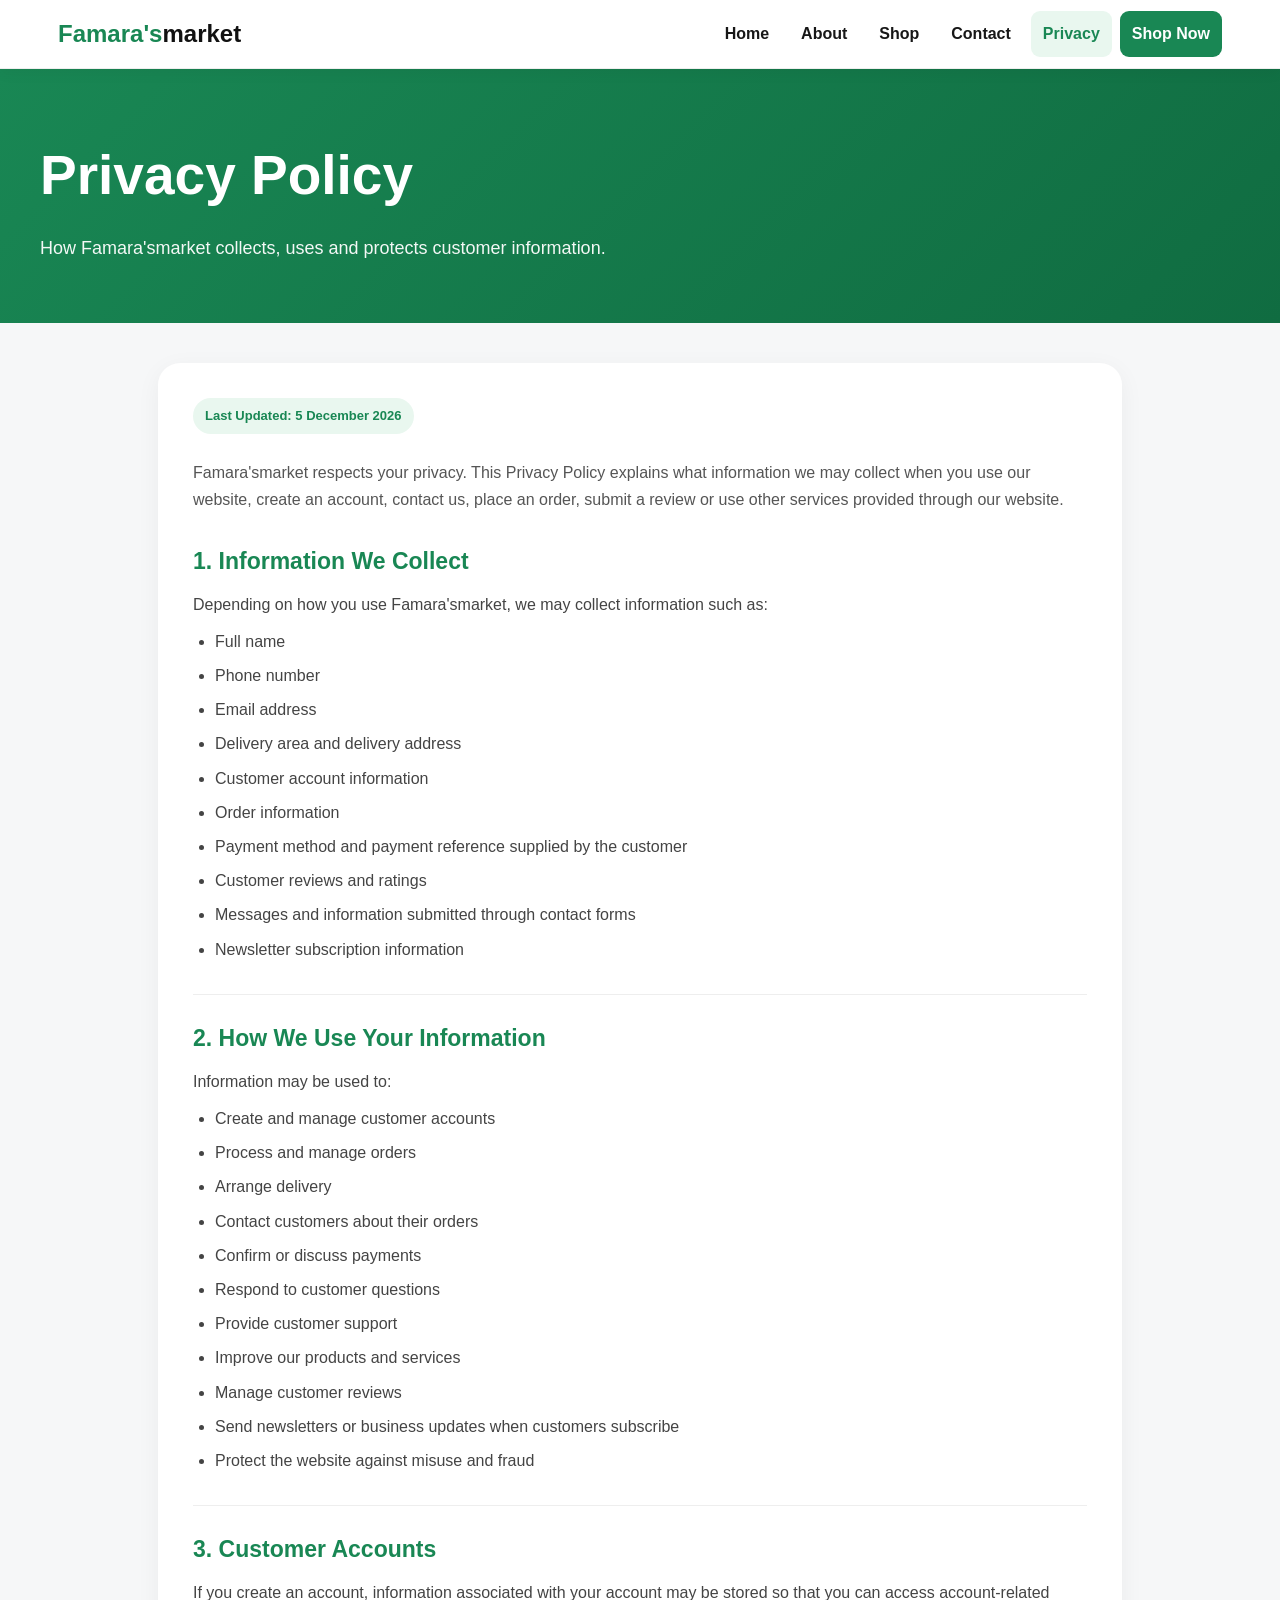
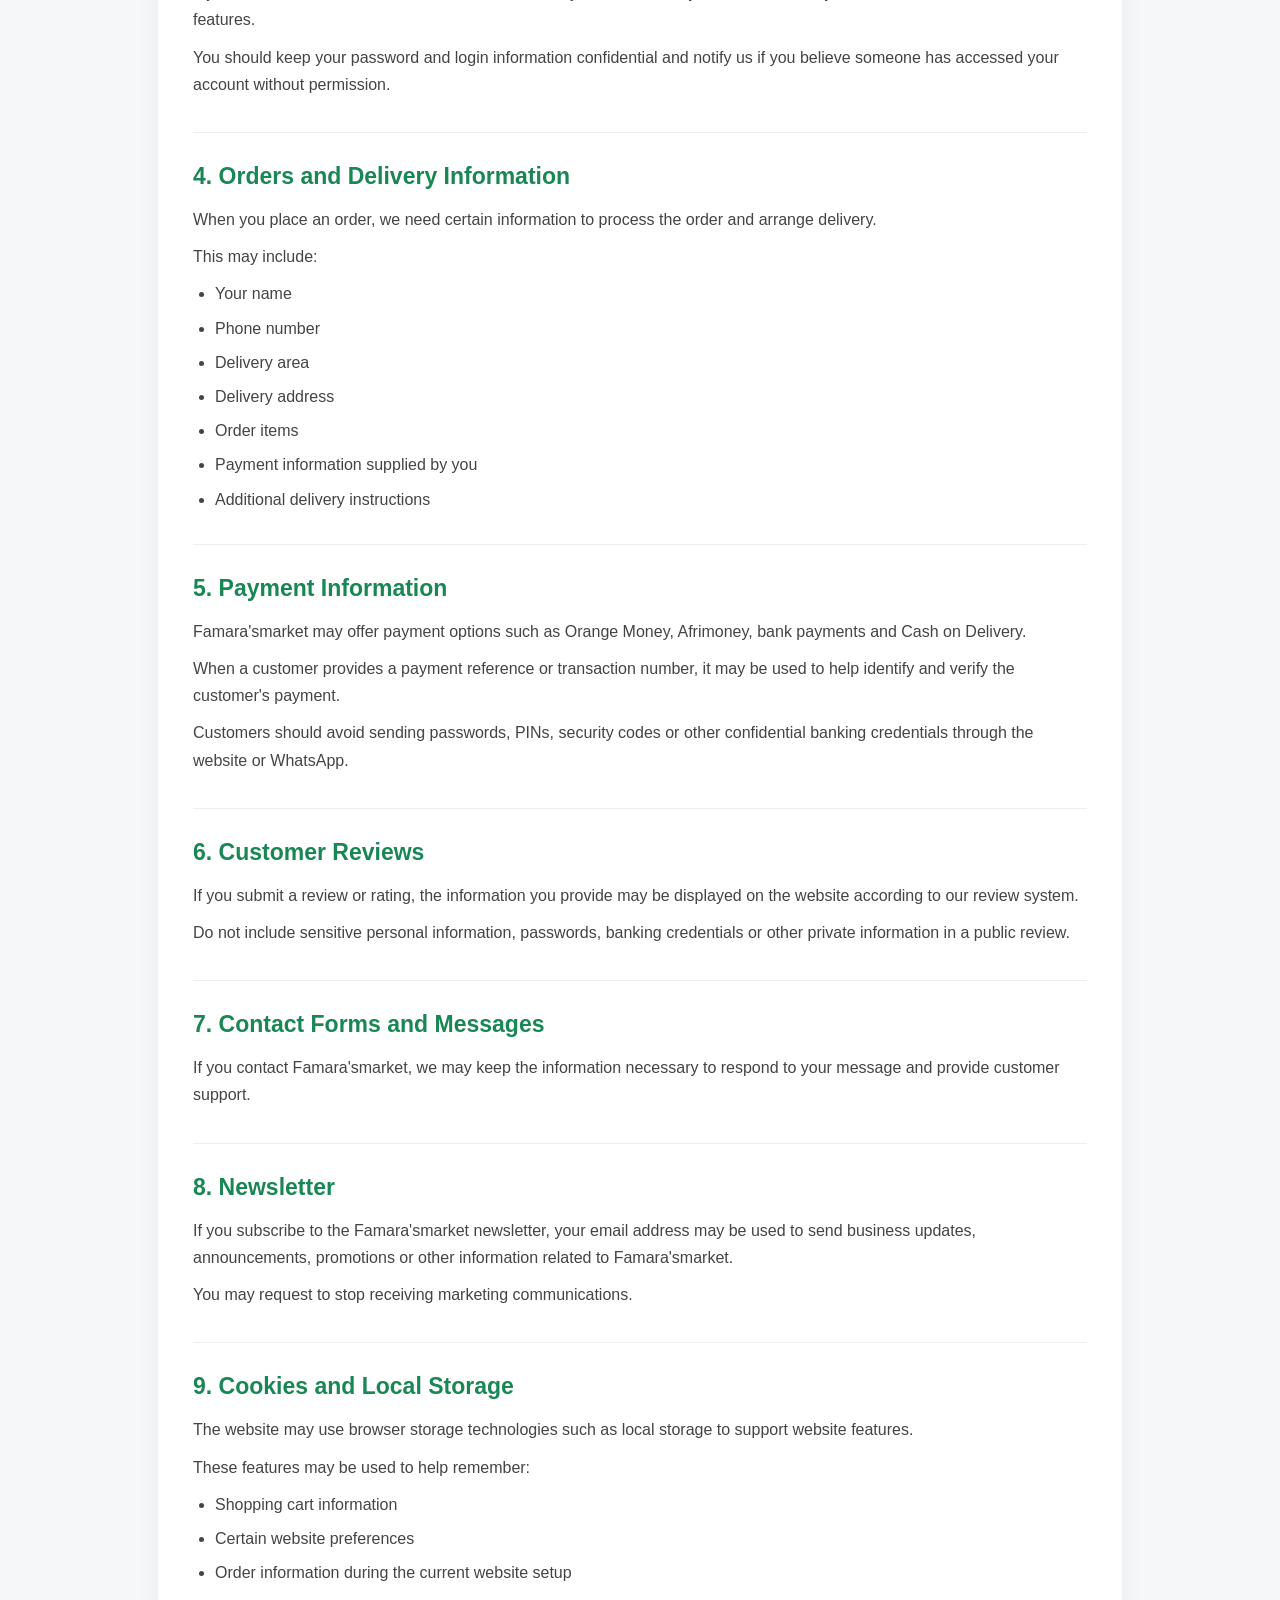
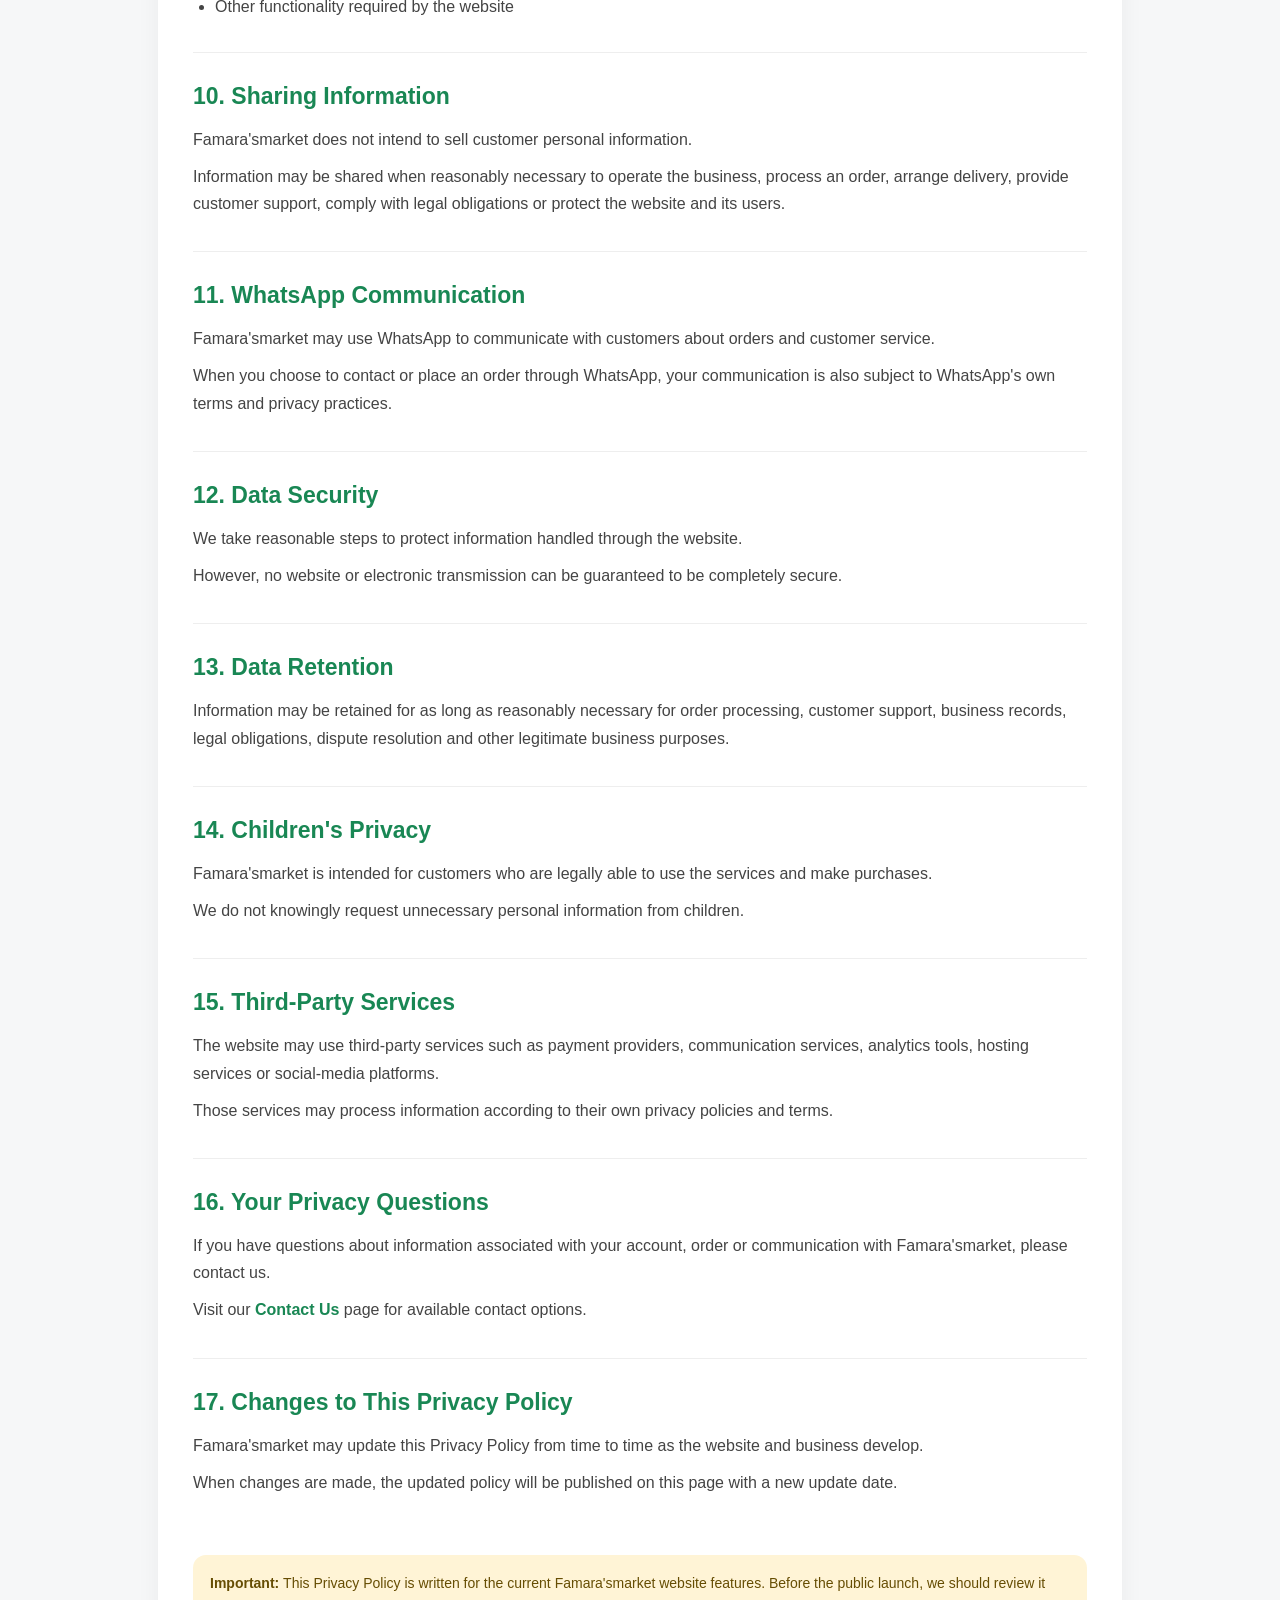
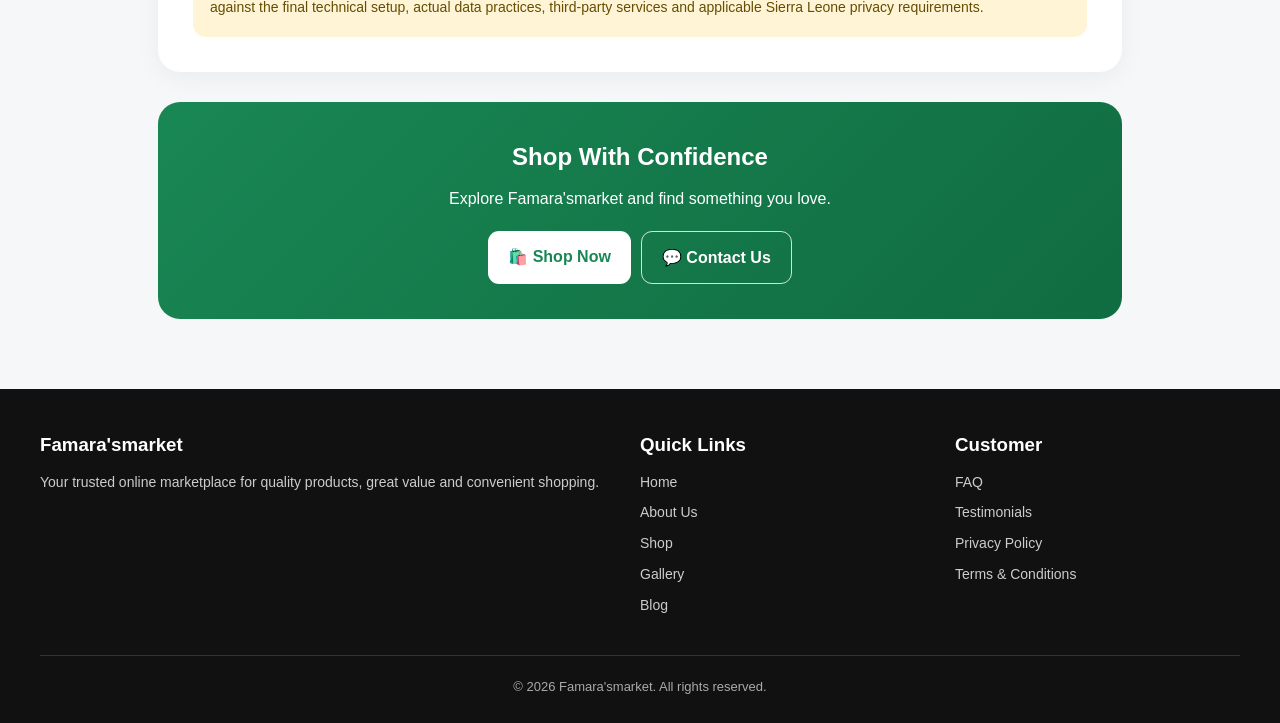
<file: Privacy.html>
<!DOCTYPE html>
<html lang="en">
<head>
  <meta charset="UTF-8">
  <meta name="viewport" content="width=device-width, initial-scale=1.0">

  <meta
    name="description"
    content="Privacy Policy for Famara'smarket explaining how customer information is collected, used and protected."
  >

  <meta name="theme-color" content="#198754">

  <title>Privacy Policy | Famara'smarket</title>

  <style>
    * {
      box-sizing: border-box;
      margin: 0;
      padding: 0;
    }

    html {
      scroll-behavior: smooth;
    }

    body {
      font-family: Arial, Helvetica, sans-serif;
      background: #f6f7f8;
      color: #171717;
      line-height: 1.7;
    }

    a {
      color: inherit;
      text-decoration: none;
    }

    /* HEADER */
    header {
      position: sticky;
      top: 0;
      z-index: 1000;

      background: #ffffff;
      border-bottom: 1px solid #eeeeee;

      box-shadow:
        0 3px 15px rgba(0,0,0,0.05);
    }

    .header-inner {
      max-width: 1200px;
      min-height: 68px;

      margin: auto;
      padding: 10px 18px;

      display: flex;
      align-items: center;
      justify-content: space-between;

      gap: 15px;
    }

    .logo {
      font-size: 24px;
      font-weight: 900;
      color: #198754;
    }

    .logo span {
      color: #111111;
    }

    nav {
      display: flex;
      align-items: center;
      gap: 8px;
    }

    nav a {
      padding: 9px 12px;
      border-radius: 9px;
      font-weight: 700;
    }

    nav a:hover,
    nav a.active {
      background: #e9f7ef;
      color: #198754;
    }

    .shop-button {
      background: #198754;
      color: #ffffff !important;
    }

    .shop-button:hover {
      background: #157347 !important;
    }

    /* HERO */
    .hero {
      background:
        linear-gradient(
          135deg,
          #198754,
          #106c41
        );

      color: #ffffff;

      padding: 60px 18px;
    }

    .hero-inner {
      max-width: 1200px;
      margin: auto;
    }

    .hero h1 {
      font-size:
        clamp(34px, 7vw, 55px);

      margin-bottom: 10px;
    }

    .hero p {
      max-width: 760px;
      font-size: 18px;
      opacity: .95;
    }

    /* MAIN */
    main {
      max-width: 1000px;
      margin: auto;

      padding:
        40px 18px 70px;
    }

    .policy-card {
      background: #ffffff;

      border-radius: 22px;

      padding: 35px;

      box-shadow:
        0 6px 25px rgba(0,0,0,0.05);
    }

    .last-updated {
      display: inline-block;

      padding: 7px 12px;

      border-radius: 50px;

      background: #e9f7ef;

      color: #198754;

      font-size: 13px;

      font-weight: 800;

      margin-bottom: 25px;
    }

    .intro {
      color: #555555;
      margin-bottom: 28px;
    }

    .policy-section {
      padding: 24px 0;

      border-top:
        1px solid #eeeeee;
    }

    .policy-section:first-of-type {
      border-top: none;
      padding-top: 0;
    }

    .policy-section h2 {
      color: #198754;

      font-size: 23px;

      margin-bottom: 10px;
    }

    .policy-section p {
      color: #444444;
      margin-bottom: 10px;
    }

    .policy-section ul {
      padding-left: 22px;
      color: #444444;
    }

    .policy-section li {
      margin-bottom: 7px;
    }

    .important {
      margin-top: 25px;

      padding: 17px;

      border-radius: 13px;

      background: #fff4d6;

      color: #664d03;

      font-size: 14px;
    }

    /* CTA */
    .cta {
      margin-top: 30px;

      background:
        linear-gradient(
          135deg,
          #198754,
          #106c41
        );

      color: #ffffff;

      text-align: center;

      padding:
        35px 22px;

      border-radius: 22px;
    }

    .cta h2 {
      margin-bottom: 8px;
    }

    .cta p {
      margin-bottom: 18px;
    }

    .cta-buttons {
      display: flex;
      justify-content: center;
      gap: 10px;
      flex-wrap: wrap;
    }

    .cta-button {
      display: inline-block;

      background: #ffffff;

      color: #198754;

      padding: 12px 20px;

      border-radius: 11px;

      font-weight: 800;
    }

    .cta-button.secondary {
      background: transparent;

      color: #ffffff;

      border:
        1px solid
        rgba(255,255,255,.8);
    }

    /* FOOTER */
    footer {
      background: #111111;
      color: #ffffff;

      padding:
        40px 18px 25px;
    }

    .footer-inner {
      max-width: 1200px;
      margin: auto;

      display: grid;

      grid-template-columns:
        2fr 1fr 1fr;

      gap: 30px;
    }

    footer h3 {
      margin-bottom: 10px;
    }

    footer p,
    footer a {
      color: #cccccc;
      font-size: 14px;
    }

    footer a {
      display: block;
      margin-bottom: 7px;
    }

    footer a:hover {
      color: #ffffff;
    }

    .copyright {
      max-width: 1200px;

      margin:
        30px auto 0;

      padding-top: 20px;

      border-top:
        1px solid #333333;

      text-align: center;

      color: #aaaaaa;

      font-size: 13px;
    }

    /* MOBILE */
    @media (max-width: 650px) {

      .header-inner {
        padding:
          9px 12px;
      }

      .logo {
        font-size: 20px;
      }

      nav {
        gap: 3px;
      }

      nav a {
        padding:
          7px 6px;

        font-size: 12px;
      }

      nav a:not(.shop-button) {
        display: none;
      }

      .hero {
        padding:
          48px 16px;
      }

      .hero h1 {
        font-size: 36px;
      }

      .hero p {
        font-size: 16px;
      }

      main {
        padding:
          22px 12px 50px;
      }

      .policy-card {
        padding:
          23px 18px;
      }

      .policy-section h2 {
        font-size: 21px;
      }

      .footer-inner {
        grid-template-columns: 1fr;
      }

    }

  </style>
</head>


<body>


  <!-- HEADER -->

  <header>

    <div class="header-inner">

      <a
        href="../index.html"
        class="logo"
      >
        Famara's<span>market</span>
      </a>


      <nav>

        <a href="../index.html">
          Home
        </a>

        <a href="about.html">
          About
        </a>

        <a href="shop.html">
          Shop
        </a>

        <a href="contact.html">
          Contact
        </a>

        <a
          href="privacy.html"
          class="active"
        >
          Privacy
        </a>

        <a
          href="shop.html"
          class="shop-button"
        >
          Shop Now
        </a>

      </nav>

    </div>

  </header>


  <!-- HERO -->

  <section class="hero">

    <div class="hero-inner">

      <h1>
        Privacy Policy
      </h1>

      <p>
        How Famara'smarket collects, uses and protects
        customer information.
      </p>

    </div>

  </section>


  <main>


    <article class="policy-card">


      <div class="last-updated">

        Last Updated:
        <span id="lastUpdated"></span>

      </div>


      <p class="intro">

        Famara'smarket respects your privacy. This Privacy
        Policy explains what information we may collect when
        you use our website, create an account, contact us,
        place an order, submit a review or use other services
        provided through our website.

      </p>


      <!-- 1 -->

      <section class="policy-section">

        <h2>
          1. Information We Collect
        </h2>

        <p>
          Depending on how you use Famara'smarket, we may
          collect information such as:
        </p>

        <ul>

          <li>
            Full name
          </li>

          <li>
            Phone number
          </li>

          <li>
            Email address
          </li>

          <li>
            Delivery area and delivery address
          </li>

          <li>
            Customer account information
          </li>

          <li>
            Order information
          </li>

          <li>
            Payment method and payment reference supplied
            by the customer
          </li>

          <li>
            Customer reviews and ratings
          </li>

          <li>
            Messages and information submitted through
            contact forms
          </li>

          <li>
            Newsletter subscription information
          </li>

        </ul>

      </section>


      <!-- 2 -->

      <section class="policy-section">

        <h2>
          2. How We Use Your Information
        </h2>

        <p>
          Information may be used to:
        </p>

        <ul>

          <li>
            Create and manage customer accounts
          </li>

          <li>
            Process and manage orders
          </li>

          <li>
            Arrange delivery
          </li>

          <li>
            Contact customers about their orders
          </li>

          <li>
            Confirm or discuss payments
          </li>

          <li>
            Respond to customer questions
          </li>

          <li>
            Provide customer support
          </li>

          <li>
            Improve our products and services
          </li>

          <li>
            Manage customer reviews
          </li>

          <li>
            Send newsletters or business updates when
            customers subscribe
          </li>

          <li>
            Protect the website against misuse and fraud
          </li>

        </ul>

      </section>


      <!-- 3 -->

      <section class="policy-section">

        <h2>
          3. Customer Accounts
        </h2>

        <p>

          If you create an account, information associated
          with your account may be stored so that you can
          access account-related features.

        </p>

        <p>

          You should keep your password and login information
          confidential and notify us if you believe someone
          has accessed your account without permission.

        </p>

      </section>


      <!-- 4 -->

      <section class="policy-section">

        <h2>
          4. Orders and Delivery Information
        </h2>

        <p>

          When you place an order, we need certain information
          to process the order and arrange delivery.

        </p>

        <p>
          This may include:
        </p>

        <ul>

          <li>
            Your name
          </li>

          <li>
            Phone number
          </li>

          <li>
            Delivery area
          </li>

          <li>
            Delivery address
          </li>

          <li>
            Order items
          </li>

          <li>
            Payment information supplied by you
          </li>

          <li>
            Additional delivery instructions
          </li>

        </ul>

      </section>


      <!-- 5 -->

      <section class="policy-section">

        <h2>
          5. Payment Information
        </h2>

        <p>

          Famara'smarket may offer payment options such as
          Orange Money, Afrimoney, bank payments and Cash on
          Delivery.

        </p>

        <p>

          When a customer provides a payment reference or
          transaction number, it may be used to help identify
          and verify the customer's payment.

        </p>

        <p>

          Customers should avoid sending passwords, PINs,
          security codes or other confidential banking
          credentials through the website or WhatsApp.

        </p>

      </section>


      <!-- 6 -->

      <section class="policy-section">

        <h2>
          6. Customer Reviews
        </h2>

        <p>

          If you submit a review or rating, the information
          you provide may be displayed on the website according
          to our review system.

        </p>

        <p>

          Do not include sensitive personal information,
          passwords, banking credentials or other private
          information in a public review.

        </p>

      </section>


      <!-- 7 -->

      <section class="policy-section">

        <h2>
          7. Contact Forms and Messages
        </h2>

        <p>

          If you contact Famara'smarket, we may keep the
          information necessary to respond to your message
          and provide customer support.

        </p>

      </section>


      <!-- 8 -->

      <section class="policy-section">

        <h2>
          8. Newsletter
        </h2>

        <p>

          If you subscribe to the Famara'smarket newsletter,
          your email address may be used to send business
          updates, announcements, promotions or other
          information related to Famara'smarket.

        </p>

        <p>

          You may request to stop receiving marketing
          communications.

        </p>

      </section>


      <!-- 9 -->

      <section class="policy-section">

        <h2>
          9. Cookies and Local Storage
        </h2>

        <p>

          The website may use browser storage technologies
          such as local storage to support website features.

        </p>

        <p>
          These features may be used to help remember:
        </p>

        <ul>

          <li>
            Shopping cart information
          </li>

          <li>
            Certain website preferences
          </li>

          <li>
            Order information during the current website
            setup
          </li>

          <li>
            Other functionality required by the website
          </li>

        </ul>

      </section>


      <!-- 10 -->

      <section class="policy-section">

        <h2>
          10. Sharing Information
        </h2>

        <p>

          Famara'smarket does not intend to sell customer
          personal information.

        </p>

        <p>

          Information may be shared when reasonably necessary
          to operate the business, process an order, arrange
          delivery, provide customer support, comply with
          legal obligations or protect the website and its
          users.

        </p>

      </section>


      <!-- 11 -->

      <section class="policy-section">

        <h2>
          11. WhatsApp Communication
        </h2>

        <p>

          Famara'smarket may use WhatsApp to communicate with
          customers about orders and customer service.

        </p>

        <p>

          When you choose to contact or place an order through
          WhatsApp, your communication is also subject to
          WhatsApp's own terms and privacy practices.

        </p>

      </section>


      <!-- 12 -->

      <section class="policy-section">

        <h2>
          12. Data Security
        </h2>

        <p>

          We take reasonable steps to protect information
          handled through the website.

        </p>

        <p>

          However, no website or electronic transmission can
          be guaranteed to be completely secure.

        </p>

      </section>


      <!-- 13 -->

      <section class="policy-section">

        <h2>
          13. Data Retention
        </h2>

        <p>

          Information may be retained for as long as reasonably
          necessary for order processing, customer support,
          business records, legal obligations, dispute
          resolution and other legitimate business purposes.

        </p>

      </section>


      <!-- 14 -->

      <section class="policy-section">

        <h2>
          14. Children's Privacy
        </h2>

        <p>

          Famara'smarket is intended for customers who are
          legally able to use the services and make purchases.

        </p>

        <p>

          We do not knowingly request unnecessary personal
          information from children.

        </p>

      </section>


      <!-- 15 -->

      <section class="policy-section">

        <h2>
          15. Third-Party Services
        </h2>

        <p>

          The website may use third-party services such as
          payment providers, communication services, analytics
          tools, hosting services or social-media platforms.

        </p>

        <p>

          Those services may process information according to
          their own privacy policies and terms.

        </p>

      </section>


      <!-- 16 -->

      <section class="policy-section">

        <h2>
          16. Your Privacy Questions
        </h2>

        <p>

          If you have questions about information associated
          with your account, order or communication with
          Famara'smarket, please contact us.

        </p>

        <p>

          Visit our
          <a
            href="contact.html"
            style="color:#198754;font-weight:800;"
          >
            Contact Us
          </a>
          page for available contact options.

        </p>

      </section>


      <!-- 17 -->

      <section class="policy-section">

        <h2>
          17. Changes to This Privacy Policy
        </h2>

        <p>

          Famara'smarket may update this Privacy Policy from
          time to time as the website and business develop.

        </p>

        <p>

          When changes are made, the updated policy will be
          published on this page with a new update date.

        </p>

      </section>


      <div class="important">

        <strong>
          Important:
        </strong>

        This Privacy Policy is written for the current
        Famara'smarket website features. Before the public
        launch, we should review it against the final
        technical setup, actual data practices, third-party
        services and applicable Sierra Leone privacy
        requirements.

      </div>


    </article>


    <!-- CTA -->

    <section class="cta">

      <h2>
        Shop With Confidence
      </h2>

      <p>
        Explore Famara'smarket and find something you love.
      </p>

      <div class="cta-buttons">

        <a
          href="shop.html"
          class="cta-button"
        >
          🛍️ Shop Now
        </a>

        <a
          href="contact.html"
          class="cta-button secondary"
        >
          💬 Contact Us
        </a>

      </div>

    </section>

  </main>


  <!-- FOOTER -->

  <footer>

    <div class="footer-inner">


      <div>

        <h3>
          Famara'smarket
        </h3>

        <p>
          Your trusted online marketplace for quality
          products, great value and convenient shopping.
        </p>

      </div>


      <div>

        <h3>
          Quick Links
        </h3>

        <a href="../index.html">
          Home
        </a>

        <a href="about.html">
          About Us
        </a>

        <a href="shop.html">
          Shop
        </a>

        <a href="gallery.html">
          Gallery
        </a>

        <a href="blog.html">
          Blog
        </a>

      </div>


      <div>

        <h3>
          Customer
        </h3>

        <a href="faq.html">
          FAQ
        </a>

        <a href="testimonials.html">
          Testimonials
        </a>

        <a href="privacy.html">
          Privacy Policy
        </a>

        <a href="terms.html">
          Terms & Conditions
        </a>

      </div>


    </div>


    <div class="copyright">

      ©
      <span id="year"></span>
      Famara'smarket.
      All rights reserved.

    </div>

  </footer>


  <script>

    const now =
      new Date();


    document.getElementById(
      "year"
    ).textContent =
      now.getFullYear();


    document.getElementById(
      "lastUpdated"
    ).textContent =
      now.toLocaleDateString(
        "en-GB",
        {
          day: "numeric",
          month: "long",
          year: "numeric"
        }
      );

  </script>

</body>
</html>
</file>
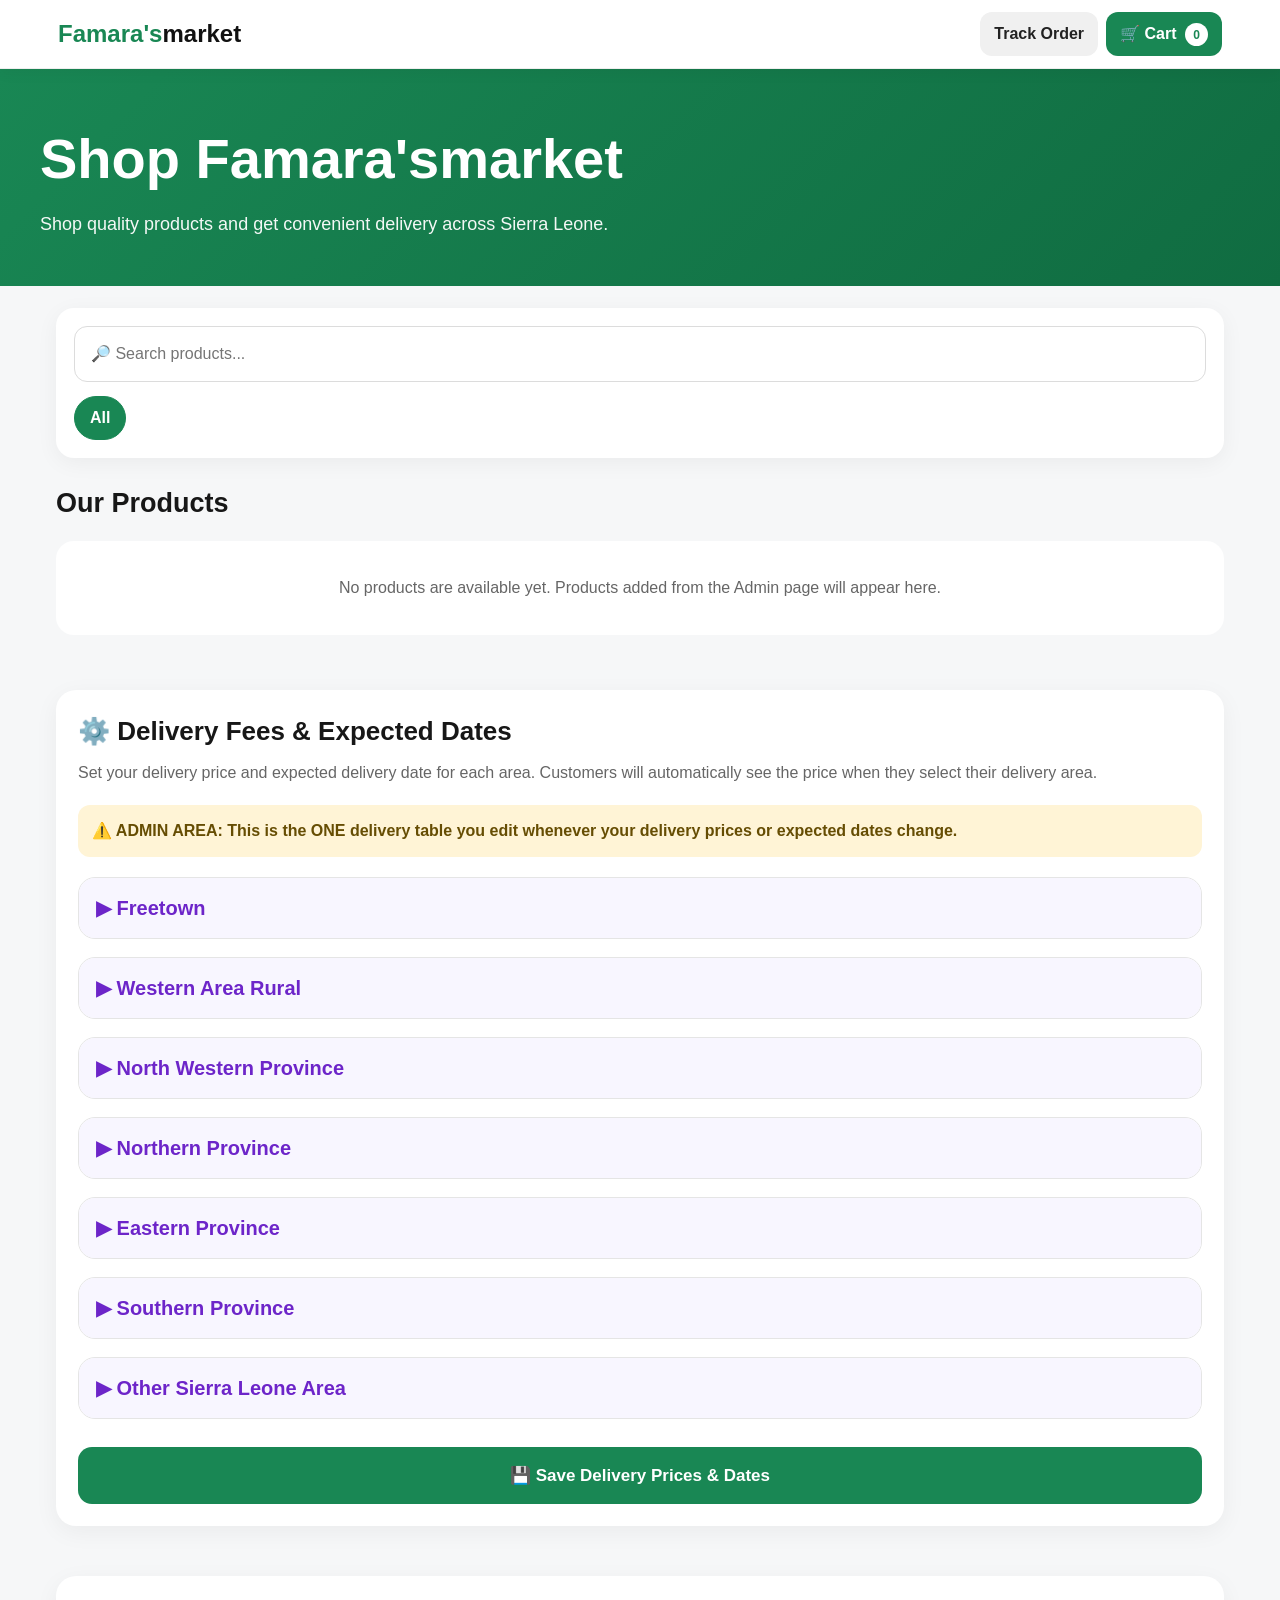
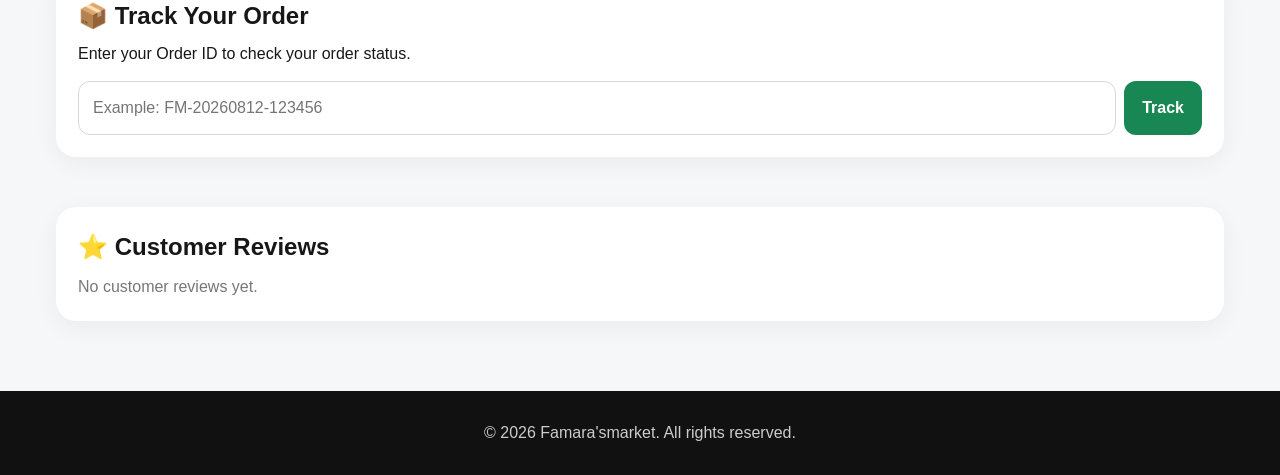
<file: shop.html>
<!DOCTYPE html>
<html lang="en">

<head>

  <meta charset="UTF-8">

  <meta
    name="viewport"
    content="width=device-width, initial-scale=1.0"
  >

  <meta
    name="description"
    content="Shop online at Famara'smarket. Quality products with delivery across Sierra Leone."
  >

  <meta
    name="theme-color"
    content="#198754"
  >

  <title>Shop | Famara'smarket</title>


  <style>

    /* =====================================================
       FAMARA'SMARKET — SHOP
       ===================================================== */

    * {
      box-sizing: border-box;
      margin: 0;
      padding: 0;
    }

    html {
      scroll-behavior: smooth;
    }

    body {
      font-family:
        Arial,
        Helvetica,
        sans-serif;

      background: #f6f7f8;
      color: #171717;
      line-height: 1.5;
    }

    button,
    input,
    select,
    textarea {
      font: inherit;
    }

    button {
      cursor: pointer;
    }

    img {
      max-width: 100%;
      display: block;
    }

    a {
      color: inherit;
    }


    /* =====================================================
       HEADER
       ===================================================== */

    header {
      position: sticky;
      top: 0;
      z-index: 1000;

      background: #ffffff;

      border-bottom:
        1px solid #eeeeee;

      box-shadow:
        0 3px 15px rgba(0,0,0,0.05);
    }

    .header-inner {
      max-width: 1200px;
      margin: auto;

      min-height: 68px;

      padding:
        10px 18px;

      display: flex;
      align-items: center;
      justify-content: space-between;

      gap: 12px;
    }

    .logo {
      text-decoration: none;

      font-size: 24px;
      font-weight: 900;

      color: #198754;
    }

    .logo span {
      color: #111111;
    }

    .header-actions {
      display: flex;
      gap: 8px;
    }

    .header-btn {
      border: none;

      padding:
        10px 14px;

      border-radius: 12px;

      background: #198754;
      color: #ffffff;

      font-weight: 700;
    }

    .header-btn.secondary {
      background: #f0f0f0;
      color: #222222;
    }

    .cart-count {
      display: inline-flex;

      min-width: 23px;
      height: 23px;

      margin-left: 4px;

      align-items: center;
      justify-content: center;

      border-radius: 50%;

      background: #ffffff;
      color: #198754;

      font-size: 12px;
    }


    /* =====================================================
       HERO
       ===================================================== */

    .hero {
      background:
        linear-gradient(
          135deg,
          #198754,
          #106c41
        );

      color: #ffffff;

      padding:
        48px 18px;
    }

    .hero-inner {
      max-width: 1200px;
      margin: auto;
    }

    .hero h1 {
      font-size:
        clamp(32px, 7vw, 56px);

      margin-bottom: 10px;
    }

    .hero p {
      max-width: 700px;

      font-size: 18px;

      opacity: .95;
    }


    /* =====================================================
       MAIN
       ===================================================== */

    main {
      width: 100%;
      max-width: 1200px;

      margin: auto;

      padding:
        22px 16px 70px;
    }


    /* =====================================================
       SHOP TOOLS
       ===================================================== */

    .shop-tools {
      background: #ffffff;

      padding: 18px;

      border-radius: 18px;

      margin-bottom: 25px;

      box-shadow:
        0 5px 22px rgba(0,0,0,0.05);
    }

    .search-input {
      width: 100%;

      padding: 15px 16px;

      border:
        1px solid #dcdcdc;

      border-radius: 13px;

      outline: none;

      font-size: 16px;
    }

    .search-input:focus {
      border-color: #198754;

      box-shadow:
        0 0 0 3px
        rgba(25,135,84,.10);
    }

    .categories {
      display: flex;

      gap: 8px;

      overflow-x: auto;

      padding-top: 14px;
    }

    .category-btn {
      flex-shrink: 0;

      padding:
        9px 15px;

      border:
        1px solid #dddddd;

      background: #ffffff;

      border-radius: 50px;

      font-weight: 600;
    }

    .category-btn.active {
      background: #198754;
      border-color: #198754;
      color: #ffffff;
    }


    /* =====================================================
       SECTION TITLE
       ===================================================== */

    .section-title {
      font-size: 27px;

      margin-bottom: 17px;
    }


    /* =====================================================
       PRODUCTS
       ===================================================== */

    .products-grid {
      display: grid;

      grid-template-columns:
        repeat(
          auto-fill,
          minmax(210px, 1fr)
        );

      gap: 18px;
    }

    .product-card {
      background: #ffffff;

      border-radius: 18px;

      overflow: hidden;

      box-shadow:
        0 5px 20px rgba(0,0,0,.06);

      display: flex;

      flex-direction: column;
    }

    .product-image {
      width: 100%;

      height: 220px;

      object-fit: cover;

      background: #eeeeee;
    }

    .product-placeholder {
      height: 220px;

      background: #eeeeee;

      display: flex;

      align-items: center;
      justify-content: center;

      font-size: 48px;

      color: #888888;
    }

    .product-content {
      padding: 16px;

      display: flex;

      flex-direction: column;

      flex: 1;
    }

    .product-category {
      color: #198754;

      font-size: 12px;

      font-weight: 800;

      text-transform: uppercase;

      margin-bottom: 5px;
    }

    .product-name {
      font-size: 19px;

      margin-bottom: 6px;
    }

    .product-description {
      color: #666666;

      font-size: 14px;

      margin-bottom: 14px;

      flex: 1;
    }

    .product-bottom {
      display: flex;

      align-items: center;

      justify-content: space-between;

      gap: 8px;
    }

    .product-price {
      color: #198754;

      font-weight: 900;

      font-size: 18px;
    }

    .add-button {
      border: none;

      background: #198754;

      color: #ffffff;

      padding:
        10px 13px;

      border-radius: 11px;

      font-weight: 700;
    }

    .add-button:hover {
      background: #157347;
    }

    .empty-products {
      background: #ffffff;

      padding: 35px 20px;

      border-radius: 18px;

      text-align: center;

      color: #666666;
    }


    /* =====================================================
       DELIVERY ADMIN SETTINGS
       ===================================================== */

    .delivery-admin {
      margin-top: 55px;

      background: #ffffff;

      border-radius: 20px;

      padding: 22px;

      box-shadow:
        0 6px 25px rgba(0,0,0,.05);
    }

    .delivery-admin h2 {
      margin-bottom: 10px;

      font-size: 26px;
    }

    .delivery-admin-intro {
      color: #666666;

      margin-bottom: 20px;
    }

    .delivery-warning {
      padding: 14px;

      margin-bottom: 20px;

      border-radius: 12px;

      background: #fff4d6;

      color: #664d03;

      font-weight: 600;
    }

    .delivery-group {
      border:
        1px solid #e5e5e5;

      border-radius: 17px;

      overflow: hidden;

      margin-bottom: 18px;
    }

    /* NEW:
       ADMIN REGION OPEN/CLOSE BUTTON */

    .delivery-group-title {
      width: 100%;

      display: flex;

      align-items: center;

      justify-content: space-between;

      padding: 15px 17px;

      background: #f8f6ff;

      color: #6d25c9;

      font-size: 20px;

      font-weight: 800;

      border: none;

      text-align: left;

      cursor: pointer;
    }

    .delivery-group-title:hover {
      background: #f1ecff;
    }

    .delivery-group-areas {
      display: none;

      background: #ffffff;
    }

    .delivery-row {
      padding: 17px;

      border-top:
        1px solid #eeeeee;
    }

    .delivery-row:first-child {
      border-top: none;
    }

    .delivery-area-name {
      display: block;

      font-weight: 800;

      font-size: 17px;

      margin-bottom: 10px;
    }

    .delivery-inputs {
      display: grid;

      grid-template-columns:
        1fr 1fr;

      gap: 10px;
    }

    .delivery-inputs label {
      display: block;

      font-size: 13px;

      font-weight: 700;

      color: #555555;

      margin-bottom: 5px;
    }

    .delivery-inputs input {
      width: 100%;

      padding: 12px;

      border:
        1px solid #d7d7d7;

      border-radius: 11px;

      outline: none;
    }

    .delivery-inputs input:focus {
      border-color: #198754;
    }

    .save-delivery {
      width: 100%;

      margin-top: 10px;

      padding: 16px;

      border: none;

      border-radius: 14px;

      background: #198754;

      color: #ffffff;

      font-weight: 800;

      font-size: 17px;
    }


    /* =====================================================
       CUSTOMER DELIVERY REGION SELECTOR
       ===================================================== */

    .customer-delivery-regions {
      display: flex;

      flex-direction: column;

      gap: 9px;

      margin-top: 8px;
    }

    .customer-region {
      border:
        1px solid #e1e1e1;

      border-radius: 14px;

      overflow: hidden;

      background: #ffffff;
    }

    .customer-region-button {
      width: 100%;

      display: flex;

      align-items: center;

      justify-content: space-between;

      gap: 10px;

      padding: 15px;

      border: none;

      background: #f8f8f8;

      color: #222222;

      text-align: left;

      font-weight: 800;

      font-size: 16px;
    }

    .customer-region-button:hover {
      background: #f0f8f4;
    }

    .customer-region-arrow {
      font-size: 15px;

      color: #198754;

      flex-shrink: 0;
    }

    .customer-region-areas {
      display: none;

      padding: 8px;

      background: #ffffff;

      border-top:
        1px solid #eeeeee;
    }

    .customer-area-button {
      width: 100%;

      display: block;

      padding: 12px;

      margin: 4px 0;

      border:
        1px solid #eeeeee;

      border-radius: 10px;

      background: #ffffff;

      color: #222222;

      text-align: left;

      font-weight: 600;
    }

    .customer-area-button:hover {
      background: #f5faf7;

      border-color: #198754;
    }

    .customer-area-button.selected {
      background: #e9f7ef;

      color: #198754;

      border-color: #198754;

      font-weight: 800;
    }

    .selected-delivery-area {
      display: none;

      margin-top: 12px;

      padding: 13px;

      border-radius: 12px;

      background: #e9f7ef;

      color: #176b42;

      font-weight: 700;
    }


    /* =====================================================
       MODALS
       ===================================================== */

    .modal {
      display: none;

      position: fixed;

      inset: 0;

      z-index: 3000;

      background:
        rgba(0,0,0,.58);

      padding: 14px;

      overflow-y: auto;
    }

    .modal-box {
      max-width: 680px;

      margin:
        20px auto;

      background: #ffffff;

      border-radius: 22px;

      padding: 22px;
    }

    .modal-header {
      display: flex;

      justify-content: space-between;

      align-items: center;

      gap: 10px;

      margin-bottom: 20px;
    }

    .modal-header h2 {
      font-size: 25px;
    }

    .close-btn {
      width: 40px;
      height: 40px;

      border: none;

      border-radius: 50%;

      background: #eeeeee;

      font-size: 24px;
    }


    /* =====================================================
       CART
       ===================================================== */

    .cart-item {
      display: grid;

      grid-template-columns:
        1fr auto;

      gap: 10px;

      padding: 15px 0;

      border-bottom:
        1px solid #eeeeee;
    }

    .cart-item-name {
      font-weight: 800;
    }

    .cart-item-price {
      color: #198754;

      margin-top: 3px;

      font-weight: 700;
    }

    .quantity-controls {
      display: flex;

      align-items: center;

      gap: 7px;

      margin-top: 9px;
    }

    .quantity-controls button {
      width: 32px;
      height: 32px;

      border: none;

      border-radius: 8px;

      background: #eeeeee;

      font-weight: 900;
    }

    .remove-btn {
      background: #ffe3e3 !important;

      color: #a00000;
    }

    .cart-total {
      margin-top: 18px;

      padding-top: 15px;

      border-top:
        1px solid #dddddd;

      font-size: 21px;

      font-weight: 900;
    }

    .primary-btn {
      width: 100%;

      margin-top: 16px;

      padding: 16px;

      border: none;

      border-radius: 14px;

      background: #198754;

      color: #ffffff;

      font-weight: 800;

      font-size: 17px;
    }

    .primary-btn:disabled {
      opacity: .5;

      cursor: not-allowed;
    }

    .empty-cart {
      text-align: center;

      padding: 30px 10px;

      color: #666666;
    }


    /* =====================================================
       FORMS
       ===================================================== */

    .form-group {
      margin-bottom: 15px;
    }

    .form-group label {
      display: block;

      margin-bottom: 6px;

      font-weight: 700;

      color: #444444;
    }

    .form-group input,
    .form-group select,
    .form-group textarea {
      width: 100%;

      padding: 14px;

      border:
        1px solid #d7d7d7;

      border-radius: 12px;

      outline: none;

      background: #ffffff;
    }

    .form-group textarea {
      min-height: 90px;

      resize: vertical;
    }

    .form-group input:focus,
    .form-group select:focus,
    .form-group textarea:focus {
      border-color: #198754;
    }


    /* =====================================================
       PAYMENT
       ===================================================== */

    .payment-heading {
      margin-top: 20px;

      margin-bottom: 10px;
    }

    .payment-option {
      display: flex;

      align-items: flex-start;

      gap: 10px;

      padding: 13px;

      border:
        1px solid #dddddd;

      border-radius: 12px;

      margin-bottom: 8px;

      cursor: pointer;
    }

    .payment-option input {
      margin-top: 3px;
    }

    .payment-info {
      display: none;

      margin:
        10px 0 15px;

      padding: 15px;

      background: #f5f5f5;

      border-radius: 12px;

      line-height: 1.7;
    }


    /* =====================================================
       ORDER SUMMARY
       ===================================================== */

    .order-summary {
      margin-top: 20px;

      padding: 17px;

      background: #f7f7f7;

      border-radius: 14px;
    }

    .summary-row {
      display: flex;

      justify-content: space-between;

      gap: 15px;

      padding: 6px 0;
    }

    .summary-total {
      margin-top: 10px;

      padding-top: 12px;

      border-top:
        1px solid #dddddd;

      font-size: 20px;

      font-weight: 900;
    }


    /* =====================================================
       ORDER TRACKING
       ===================================================== */

    .tracking-section {
      margin-top: 50px;

      background: #ffffff;

      padding: 22px;

      border-radius: 20px;

      box-shadow:
        0 6px 25px rgba(0,0,0,.05);
    }

    .tracking-section h2 {
      margin-bottom: 8px;
    }

    .tracking-input-row {
      display: grid;

      grid-template-columns:
        1fr auto;

      gap: 8px;

      margin-top: 15px;
    }

    .tracking-input-row input {
      width: 100%;

      padding: 14px;

      border:
        1px solid #d7d7d7;

      border-radius: 12px;

      outline: none;
    }

    .tracking-input-row button {
      border: none;

      border-radius: 12px;

      background: #198754;

      color: #ffffff;

      padding:
        0 18px;

      font-weight: 800;
    }

    .tracking-result {
      display: none;

      margin-top: 18px;

      padding: 17px;

      background: #f7f7f7;

      border-radius: 14px;
    }

    .status-badge {
      display: inline-block;

      padding:
        6px 10px;

      border-radius: 50px;

      background: #e8f7ee;

      color: #198754;

      font-weight: 800;

      margin-top: 5px;
    }

    .received-btn {
      margin-top: 14px;

      padding:
        11px 14px;

      border: none;

      border-radius: 11px;

      background: #198754;

      color: #ffffff;

      font-weight: 800;
    }


    /* =====================================================
       REVIEWS
       ===================================================== */

    .reviews-section {
      margin-top: 50px;

      background: #ffffff;

      padding: 22px;

      border-radius: 20px;

      box-shadow:
        0 6px 25px rgba(0,0,0,.05);
    }

    .review-card {
      padding: 15px 0;

      border-bottom:
        1px solid #eeeeee;
    }

    .review-card:last-child {
      border-bottom: none;
    }

    .stars {
      color: #f4a000;

      font-size: 18px;
    }

    .review-name {
      font-weight: 800;

      margin-top: 3px;
    }

    .review-text {
      color: #555555;

      margin-top: 4px;
    }

    .no-reviews {
      color: #777777;

      padding-top: 10px;
    }


    /* =====================================================
       FOOTER
       ===================================================== */

    footer {
      background: #111111;

      color: #ffffff;

      text-align: center;

      padding: 30px 18px;
    }

    footer p {
      color: #cccccc;
    }


    /* =====================================================
       MOBILE
       ===================================================== */

    @media (max-width: 600px) {

      .logo {
        font-size: 20px;
      }

      .header-inner {
        padding:
          9px 12px;
      }

      .header-btn {
        padding:
          9px 10px;

        font-size: 13px;
      }

      .hero {
        padding:
          38px 16px;
      }

      .hero p {
        font-size: 16px;
      }

      main {
        padding:
          18px 12px 55px;
      }

      .products-grid {
        grid-template-columns:
          repeat(2, minmax(0,1fr));

        gap: 11px;
      }

      .product-image,
      .product-placeholder {
        height: 155px;
      }

      .product-content {
        padding: 11px;
      }

      .product-name {
        font-size: 16px;
      }

      .product-description {
        font-size: 12px;
      }

      .product-price {
        font-size: 15px;
      }

      .add-button {
        padding:
          8px 9px;

        font-size: 12px;
      }

      .delivery-inputs {
        grid-template-columns:
          1fr;
      }

      .tracking-input-row {
        grid-template-columns:
          1fr;
      }

      .tracking-input-row button {
        min-height: 48px;
      }

    }

  </style>

</head>


<body>


  <!-- =====================================================
       HEADER
       ===================================================== -->

  <header>

    <div class="header-inner">

      <a
        href="#top"
        class="logo"
      >
        Famara's<span>market</span>
      </a>


      <div class="header-actions">

        <button
          type="button"
          class="header-btn secondary"
          id="trackHeaderButton"
        >
          Track Order
        </button>


        <button
          type="button"
          class="header-btn"
          id="openCartButton"
        >
          🛒 Cart

          <span
            class="cart-count"
            id="cartCount"
          >
            0
          </span>

        </button>

      </div>

    </div>

  </header>


  <!-- =====================================================
       HERO
       ===================================================== -->

  <section
    class="hero"
    id="top"
  >

    <div class="hero-inner">

      <h1>
        Shop Famara'smarket
      </h1>

      <p>
        Shop quality products and get convenient delivery
        across Sierra Leone.
      </p>

    </div>

  </section>


  <!-- =====================================================
       MAIN
       ===================================================== -->

  <main>


    <!-- SEARCH + CATEGORIES -->

    <section class="shop-tools">

      <input
        type="search"
        id="searchInput"
        class="search-input"
        placeholder="🔎 Search products..."
      >


      <div
        class="categories"
        id="categoryButtons"
      ></div>

    </section>


    <!-- PRODUCTS -->

    <section>

      <h2 class="section-title">
        Our Products
      </h2>


      <div
        id="productsGrid"
        class="products-grid"
      ></div>


      <div
        id="emptyProducts"
        class="empty-products"
        style="display:none;"
      >
        No products are available yet.
        Products added from the Admin page will appear here.
      </div>

    </section>


    <!-- ===================================================
         ADMIN DELIVERY TABLE
         =================================================== -->

    <section
      class="delivery-admin"
      id="deliveryAdmin"
    >

      <h2>
        ⚙️ Delivery Fees & Expected Dates
      </h2>

      <p class="delivery-admin-intro">

        Set your delivery price and expected delivery date
        for each area. Customers will automatically see the
        price when they select their delivery area.

      </p>


      <div class="delivery-warning">

        ⚠️ ADMIN AREA:
        This is the ONE delivery table you edit whenever
        your delivery prices or expected dates change.

      </div>


      <div id="deliveryEditor"></div>


      <button
        type="button"
        class="save-delivery"
        id="saveDeliveryButton"
      >
        💾 Save Delivery Prices & Dates
      </button>

    </section>


    <!-- ===================================================
         ORDER TRACKING
         =================================================== -->

    <section
      class="tracking-section"
      id="trackingSection"
    >

      <h2>
        📦 Track Your Order
      </h2>

      <p>
        Enter your Order ID to check your order status.
      </p>


      <div class="tracking-input-row">

        <input
          type="text"
          id="trackingOrderId"
          placeholder="Example: FM-20260812-123456"
        >

        <button
          type="button"
          id="trackOrderButton"
        >
          Track
        </button>

      </div>


      <div
        id="trackingResult"
        class="tracking-result"
      ></div>

    </section>


    <!-- CUSTOMER REVIEWS -->

    <section class="reviews-section">

      <h2>
        ⭐ Customer Reviews
      </h2>

      <div
        id="reviewsList"
      ></div>

    </section>


  </main>


  <!-- =====================================================
       CART MODAL
       ===================================================== -->

  <section
    class="modal"
    id="cartModal"
  >

    <div class="modal-box">

      <div class="modal-header">

        <h2>
          🛒 Your Cart
        </h2>

        <button
          type="button"
          class="close-btn"
          id="closeCartButton"
        >
          ×
        </button>

      </div>


      <div
        id="cartItems"
      ></div>


      <div
        class="cart-total"
        id="cartTotal"
      >
        Subtotal: Le 0
      </div>


      <button
        type="button"
        class="primary-btn"
        id="checkoutButton"
      >
        Continue to Checkout
      </button>

    </div>

  </section>


  <!-- =====================================================
       CHECKOUT MODAL
       ===================================================== -->

  <section
    class="modal"
    id="checkoutModal"
  >

    <div class="modal-box">

      <div class="modal-header">

        <h2>
          🧾 Checkout
        </h2>

        <button
          type="button"
          class="close-btn"
          id="closeCheckoutButton"
        >
          ×
        </button>

      </div>


      <!-- CUSTOMER NAME -->

      <div class="form-group">

        <label for="customerName">
          Full Name *
        </label>

        <input
          type="text"
          id="customerName"
          placeholder="Enter your full name"
        >

      </div>


      <!-- CUSTOMER PHONE -->

      <div class="form-group">

        <label for="customerPhone">
          Phone Number *
        </label>

        <input
          type="tel"
          id="customerPhone"
          placeholder="Enter your phone number"
        >

      </div>


      <!-- CUSTOMER DELIVERY AREA -->

      <div class="form-group">

        <label>
          🚚 Delivery Area *
        </label>

        <p
          style="
            margin:0 0 10px;
            color:#666666;
            font-size:14px;
          "
        >
          Select a region, then choose your delivery area.
        </p>


        <div
          id="customerDeliveryRegions"
          class="customer-delivery-regions"
        ></div>


        <input
          type="hidden"
          id="customerArea"
          value=""
        >


        <div
          id="selectedDeliveryArea"
          class="selected-delivery-area"
        ></div>

      </div>


      <!-- DELIVERY ADDRESS -->

      <div class="form-group">

        <label for="customerAddress">
          Delivery Address *
        </label>

        <textarea
          id="customerAddress"
          placeholder="Enter your complete delivery address"
        ></textarea>

      </div>


      <!-- EXTRA NOTE -->

      <div class="form-group">

        <label for="customerNote">
          Additional Note
        </label>

        <textarea
          id="customerNote"
          placeholder="Any additional information?"
        ></textarea>

      </div>


      <!-- PAYMENT -->

      <h3 class="payment-heading">
        💳 Payment Method
      </h3>


      <!-- ORANGE MONEY -->

      <label class="payment-option">

        <input
          type="radio"
          name="paymentMethod"
          value="Orange Money"
        >

        <span>
          🟠 Orange Money
        </span>

      </label>


      <div
        class="payment-info"
        id="orangeMoneyInfo"
      ></div>


      <!-- AFRIMONEY -->

      <label class="payment-option">

        <input
          type="radio"
          name="paymentMethod"
          value="Afrimoney"
        >

        <span>
          🟢 Afrimoney
        </span>

      </label>


      <div
        class="payment-info"
        id="afrimoneyInfo"
      ></div>


      <!-- ACCESS BANK -->

      <label class="payment-option">

        <input
          type="radio"
          name="paymentMethod"
          value="Access Bank"
        >

        <span>
          🏦 Access Bank
        </span>

      </label>


      <div
        class="payment-info"
        id="accessBankInfo"
      ></div>


      <!-- SLCB -->

      <label class="payment-option">

        <input
          type="radio"
          name="paymentMethod"
          value="SLCB"
        >

        <span>
          🏦 SLCB
        </span>

      </label>


      <div
        class="payment-info"
        id="slcbInfo"
      ></div>


      <!-- CASH -->

      <label class="payment-option">

        <input
          type="radio"
          name="paymentMethod"
          value="Cash on Delivery"
        >

        <span>
          💵 Cash on Delivery
        </span>

      </label>


      <div
        class="payment-info"
        id="cashInfo"
      >
        Pay when your order is delivered.
      </div>


      <!-- OTHER -->

      <label class="payment-option">

        <input
          type="radio"
          name="paymentMethod"
          value="Other Payment"
        >

        <span>
          💳 Other Payment
        </span>

      </label>


      <div
        class="payment-info"
        id="otherInfo"
      >
        Our team will contact you about the other payment
        method.
      </div>


      <!-- PAYMENT REFERENCE -->

      <div class="form-group">

        <label for="paymentReference">
          Payment Reference / Transaction Number
        </label>

        <input
          type="text"
          id="paymentReference"
          placeholder="Enter payment reference if applicable"
        >

      </div>


      <!-- ORDER SUMMARY -->

      <div
        class="order-summary"
        id="orderSummary"
      ></div>


      <button
        type="button"
        class="primary-btn"
        id="placeOrderButton"
      >
        📲 Place Order on WhatsApp
      </button>

    </div>

  </section>


  <!-- =====================================================
       REVIEW MODAL
       ===================================================== -->

  <section
    class="modal"
    id="reviewModal"
  >

    <div class="modal-box">

      <div class="modal-header">

        <h2>
          ⭐ Leave a Review
        </h2>

        <button
          type="button"
          class="close-btn"
          id="closeReviewButton"
        >
          ×
        </button>

      </div>


      <div class="form-group">

        <label for="reviewName">
          Your Name
        </label>

        <input
          type="text"
          id="reviewName"
          placeholder="Your name"
        >

      </div>


      <div class="form-group">

        <label for="reviewProduct">
          Product
        </label>

        <input
          type="text"
          id="reviewProduct"
          readonly
        >

      </div>


      <div class="form-group">

        <label for="reviewRating">
          Rating
        </label>

        <select id="reviewRating">

          <option value="5">
            ⭐⭐⭐⭐⭐
          </option>

          <option value="4">
            ⭐⭐⭐⭐
          </option>

          <option value="3">
            ⭐⭐⭐
          </option>

          <option value="2">
            ⭐⭐
          </option>

          <option value="1">
            ⭐
          </option>

        </select>

      </div>


      <div class="form-group">

        <label for="reviewText">
          Your Review
        </label>

        <textarea
          id="reviewText"
          placeholder="Tell us about your experience"
        ></textarea>

      </div>


      <button
        type="button"
        class="primary-btn"
        id="submitReviewButton"
      >
        Submit Review
      </button>

    </div>

  </section>


  <!-- =====================================================
       FOOTER
       ===================================================== -->

  <footer>

    <p>
      ©
      <span id="year"></span>
      Famara'smarket.
      All rights reserved.
    </p>

  </footer>


  <script>

    /* =====================================================
       FAMARA'SMARKET — SHOP JAVASCRIPT
       ===================================================== */


    /* =====================================================
       BUSINESS DETAILS
       ===================================================== */

    const BUSINESS_WHATSAPP =
      "23299568485";


    const ORANGE_MONEY_NUMBER =
      "073724065";

    const ORANGE_MONEY_NAME =
      "Ezzatu Mami Josiah";


    const AFRIMONEY_NUMBER =
      "099568485";

    const AFRIMONEY_NAME =
      "Fatmata Yei Amara";


    const ACCESS_BANK_NUMBER =
      "0050200002098";

    const ACCESS_BANK_NAME =
      "Fatmata Yei Amara";


    /* =====================================================
       SLCB PLACEHOLDER
       ===================================================== */

    const SLCB_ACCOUNT_NUMBER =
      "SLCB ACCOUNT NUMBER";

    const SLCB_ACCOUNT_NAME =
      "SLCB ACCOUNT NAME";


    /* =====================================================
       STORAGE KEYS
       ===================================================== */

    const PRODUCT_KEYS = [

      "famarasmarket_products",

      "famarasmarket_admin_products",

      "adminProducts",

      "products"

    ];


    const CART_KEY =
      "famarasmarket_cart";


    const DELIVERY_KEY =
      "famarasmarket_delivery_table";


    const ORDERS_KEY =
      "famarasmarket_orders";


    const REVIEWS_KEY =
      "famarasmarket_reviews";


    /* =====================================================
       DELIVERY TABLE
       ===================================================== */

    const DELIVERY_TABLE = {

      "Central Freetown": {
        fee: 0,
        expectedDate: ""
      },

      "Aberdeen": {
        fee: 0,
        expectedDate: ""
      },

      "Lumley": {
        fee: 0,
        expectedDate: ""
      },

      "Wilkinson Road": {
        fee: 0,
        expectedDate: ""
      },

      "Wilberforce": {
        fee: 0,
        expectedDate: ""
      },

      "Hill Station": {
        fee: 0,
        expectedDate: ""
      },

      "Congo Town": {
        fee: 0,
        expectedDate: ""
      },

      "Juba": {
        fee: 0,
        expectedDate: ""
      },

      "Goderich": {
        fee: 0,
        expectedDate: ""
      },

      "Waterloo": {
        fee: 0,
        expectedDate: ""
      },

      "Kissy": {
        fee: 0,
        expectedDate: ""
      },

      "Cline Town": {
        fee: 0,
        expectedDate: ""
      },

      "Calaba Town": {
        fee: 0,
        expectedDate: ""
      },

      "Wellington": {
        fee: 0,
        expectedDate: ""
      },

      "Kroo Bay": {
        fee: 0,
        expectedDate: ""
      },

      "Fourah Bay": {
        fee: 0,
        expectedDate: ""
      },

      "Murray Town": {
        fee: 0,
        expectedDate: ""
      },

      "Kingtom": {
        fee: 0,
        expectedDate: ""
      },

      "Brookfields": {
        fee: 0,
        expectedDate: ""
      },

      "Jui": {
        fee: 0,
        expectedDate: ""
      },

      "Hastings": {
        fee: 0,
        expectedDate: ""
      },

      "Newton": {
        fee: 0,
        expectedDate: ""
      },

      "Port Loko": {
        fee: 0,
        expectedDate: ""
      },

      "Kambia": {
        fee: 0,
        expectedDate: ""
      },

      "Kamakwie": {
        fee: 0,
        expectedDate: ""
      },

      "Makeni": {
        fee: 0,
        expectedDate: ""
      },

      "Magburaka": {
        fee: 0,
        expectedDate: ""
      },

      "Kabala": {
        fee: 0,
        expectedDate: ""
      },

      "Koinadugu": {
        fee: 0,
        expectedDate: ""
      },

      "Bendugu": {
        fee: 0,
        expectedDate: ""
      },

      "Falaba": {
        fee: 0,
        expectedDate: ""
      },

      "Kenema": {
        fee: 0,
        expectedDate: ""
      },

      "Kailahun": {
        fee: 0,
        expectedDate: ""
      },

      "Koidu": {
        fee: 0,
        expectedDate: ""
      },

      "Sefadu": {
        fee: 0,
        expectedDate: ""
      },

      "Bo": {
        fee: 0,
        expectedDate: ""
      },

      "Moyamba": {
        fee: 0,
        expectedDate: ""
      },

      "Pujehun": {
        fee: 0,
        expectedDate: ""
      },

      "Bonthe": {
        fee: 0,
        expectedDate: ""
      },

      "Mattru Jong": {
        fee: 0,
        expectedDate: ""
      },

      "Masiaka": {
        fee: 0,
        expectedDate: ""
      },

      "Lunsar": {
        fee: 0,
        expectedDate: ""
      },

      "Mile 91": {
        fee: 0,
        expectedDate: ""
      },

      "Binkolo": {
        fee: 0,
        expectedDate: ""
      },

      "Kabala Town": {
        fee: 0,
        expectedDate: ""
      },

      "Kono": {
        fee: 0,
        expectedDate: ""
      },

      "Other Sierra Leone Area": {
        fee: 0,
        expectedDate: ""
      }

    };


    /* =====================================================
       DELIVERY GROUPS
       ===================================================== */

    const DELIVERY_GROUPS = [

      {
        name: "Freetown",
        areas: [

          "Central Freetown",
          "Aberdeen",
          "Lumley",
          "Wilkinson Road",
          "Wilberforce",
          "Hill Station",
          "Congo Town",
          "Juba",
          "Goderich",
          "Kissy",
          "Cline Town",
          "Calaba Town",
          "Wellington",
          "Kroo Bay",
          "Fourah Bay",
          "Murray Town",
          "Kingtom",
          "Brookfields"

        ]
      },


      {
        name: "Western Area Rural",
        areas: [

          "Waterloo",
          "Jui",
          "Hastings",
          "Newton",
          "Masiaka"

        ]
      },


      {
        name: "North Western Province",
        areas: [

          "Port Loko",
          "Kambia",
          "Kamakwie",
          "Lunsar"

        ]
      },


      {
        name: "Northern Province",
        areas: [

          "Makeni",
          "Magburaka",
          "Kabala",
          "Koinadugu",
          "Bendugu",
          "Falaba",
          "Mile 91",
          "Binkolo"

        ]
      },


      {
        name: "Eastern Province",
        areas: [

          "Kenema",
          "Kailahun",
          "Koidu",
          "Sefadu",
          "Kono"

        ]
      },


      {
        name: "Southern Province",
        areas: [

          "Bo",
          "Moyamba",
          "Pujehun",
          "Bonthe",
          "Mattru Jong"

        ]
      },


      {
        name: "Other Sierra Leone Area",
        areas: [

          "Other Sierra Leone Area"

        ]
      }

    ];


    /* =====================================================
       STATE
       ===================================================== */

    let cart = [];

    let products = [];

    let selectedCategory = "All";

    let searchTerm = "";

    let reviewOrderId = "";

    let reviewProductId = "";


    /* =====================================================
       UTILITY
       ===================================================== */

    function money(value) {

      return "Le " +
        Number(value || 0)
          .toLocaleString(
            "en-US",
            {
              maximumFractionDigits: 0
            }
          );

    }


    function escapeHTML(value) {

      return String(value ?? "")
        .replace(
          /[&<>"']/g,
          function(character) {

            const map = {

              "&": "&amp;",
              "<": "&lt;",
              ">": "&gt;",
              '"': "&quot;",
              "'": "&#039;"

            };

            return map[character];

          }
        );

    }


    /* =====================================================
       LOAD PRODUCTS
       ===================================================== */

    function loadProductsFromAdmin() {

      let found = null;


      for (
        const key of PRODUCT_KEYS
      ) {

        const raw =
          localStorage.getItem(key);


        if (!raw) {
          continue;
        }


        try {

          const parsed =
            JSON.parse(raw);


          if (
            Array.isArray(parsed)
          ) {

            found = parsed;

            break;

          }


          if (
            parsed &&
            Array.isArray(
              parsed.products
            )
          ) {

            found =
              parsed.products;

            break;

          }

        } catch (error) {

          console.log(
            "Invalid product storage:",
            key
          );

        }

      }


      products =
        Array.isArray(found)
          ? found
          : [];


      products =
        products.map(
          function(product, index) {

            return {

              id:
                product.id ??
                product.productId ??
                index + 1,

              name:
                product.name ??
                product.title ??
                "Product",

              category:
                product.category ??
                "General",

              description:
                product.description ??
                "",

              price:
                Number(
                  product.price ??
                  product.salePrice ??
                  0
                ),

              image:
                product.image ??
                product.imageUrl ??
                ""

            };

          }
        );

    }


    /* =====================================================
       CART STORAGE
       ===================================================== */

    function loadCart() {

      try {

        const saved =
          localStorage.getItem(
            CART_KEY
          );


        cart =
          saved
            ? JSON.parse(saved)
            : [];


        if (!Array.isArray(cart)) {

          cart = [];

        }

      } catch (error) {

        cart = [];

      }

    }


    function saveCart() {

      localStorage.setItem(
        CART_KEY,
        JSON.stringify(cart)
      );

    }


    /* =====================================================
       DELIVERY STORAGE
       ===================================================== */

    function loadDeliveryTable() {

      try {

        const saved =
          localStorage.getItem(
            DELIVERY_KEY
          );


        if (!saved) {

          return DELIVERY_TABLE;

        }


        const parsed =
          JSON.parse(saved);


        return {
          ...DELIVERY_TABLE,
          ...parsed
        };

      } catch (error) {

        return DELIVERY_TABLE;

      }

    }


    function saveDeliveryTable(table) {

      localStorage.setItem(
        DELIVERY_KEY,
        JSON.stringify(table)
      );

    }


    /* =====================================================
       ADMIN DELIVERY EDITOR
       
       REGIONS CAN NOW BE OPENED/CLOSED.
       ONLY THIS DISPLAY BEHAVIOR WAS CHANGED.
       DELIVERY FEES AND DATES WORK THE SAME.
       ===================================================== */

    function renderDeliveryEditor() {

      const container =
        document.getElementById(
          "deliveryEditor"
        );


      const table =
        loadDeliveryTable();


      container.innerHTML = "";


      DELIVERY_GROUPS.forEach(
        function(group) {

          const groupBox =
            document.createElement(
              "div"
            );


          groupBox.className =
            "delivery-group";


          /* REGION OPEN/CLOSE BUTTON */

          const groupButton =
            document.createElement(
              "button"
            );


          groupButton.type =
            "button";


          groupButton.className =
            "delivery-group-title";


          groupButton.dataset.region =
            group.name;


          groupButton.innerHTML = `

            <span>
              ▶ ${escapeHTML(group.name)}
            </span>

          `;


          /* AREAS CONTAINER */

          const areasContainer =
            document.createElement(
              "div"
            );


          areasContainer.className =
            "delivery-group-areas";


          areasContainer.style.display =
            "none";


          /* OPEN/CLOSE FUNCTION */

          groupButton.addEventListener(
            "click",
            function() {

              const isOpen =
                areasContainer.style.display ===
                "block";


              /* CLOSE ALL REGIONS */

              document
                .querySelectorAll(
                  ".delivery-group-areas"
                )
                .forEach(
                  function(box) {

                    box.style.display =
                      "none";

                  }
                );


              /* RESET ALL ARROWS */

              document
                .querySelectorAll(
                  ".delivery-group-title"
                )
                .forEach(
                  function(button) {

                    button.innerHTML = `

                      <span>
                        ▶
                        ${escapeHTML(
                          button.dataset.region
                        )}
                      </span>

                    `;

                  }
                );


              /* OPEN SELECTED REGION */

              if (!isOpen) {

                areasContainer.style.display =
                  "block";


                groupButton.innerHTML = `

                  <span>
                    ▼
                    ${escapeHTML(
                      group.name
                    )}
                  </span>

                `;

              }

            }
          );


          /* ADD AREAS */

          group.areas.forEach(
            function(area) {

              const data =
                table[area] ||
                {
                  fee: 0,
                  expectedDate: ""
                };


              const row =
                document.createElement(
                  "div"
                );


              row.className =
                "delivery-row";


              row.innerHTML = `

                <span
                  class="delivery-area-name"
                >
                  ${escapeHTML(area)}
                </span>


                <div class="delivery-inputs">

                  <div>

                    <label>
                      Delivery Price (Le)
                    </label>

                    <input
                      type="number"
                      min="0"
                      step="1"
                      class="delivery-fee"
                      data-area="${escapeHTML(area)}"
                      value="${Number(
                        data.fee || 0
                      )}"
                    >

                  </div>


                  <div>

                    <label>
                      Expected Delivery Date
                    </label>

                    <input
                      type="date"
                      class="delivery-date"
                      data-area="${escapeHTML(area)}"
                      value="${escapeHTML(
                        data.expectedDate || ""
                      )}"
                    >

                  </div>

                </div>

              `;


              areasContainer.appendChild(
                row
              );

            }
          );


          groupBox.appendChild(
            groupButton
          );


          groupBox.appendChild(
            areasContainer
          );


          container.appendChild(
            groupBox
          );

        }
      );

    }


    /* =====================================================
       SAVE DELIVERY FROM ADMIN EDITOR
       ===================================================== */

    function saveDeliveryFromEditor() {

      const table =
        loadDeliveryTable();


      document
        .querySelectorAll(
          ".delivery-fee"
        )
        .forEach(
          function(input) {

            const area =
              input.dataset.area;


            if (!table[area]) {

              table[area] = {};

            }


            table[area].fee =
              Number(
                input.value || 0
              );

          }
        );


      document
        .querySelectorAll(
          ".delivery-date"
        )
        .forEach(
          function(input) {

            const area =
              input.dataset.area;


            if (!table[area]) {

              table[area] = {};

            }


            table[area].expectedDate =
              input.value || "";

          }
        );


      saveDeliveryTable(
        table
      );


      alert(
        "Delivery prices and expected dates saved successfully."
      );


      updateAreaDropdown();

      updateOrderSummary();

    }


    /* =====================================================
       CUSTOMER DELIVERY AREA ACCORDION
       ===================================================== */

    function updateAreaDropdown() {

      const container =
        document.getElementById(
          "customerDeliveryRegions"
        );


      const hiddenArea =
        document.getElementById(
          "customerArea"
        );


      if (
        !container ||
        !hiddenArea
      ) {

        return;

      }


      const previousArea =
        hiddenArea.value;


      const table =
        loadDeliveryTable();


      container.innerHTML = "";


      DELIVERY_GROUPS.forEach(
        function(group) {

          const region =
            document.createElement(
              "div"
            );


          region.className =
            "customer-region";


          const regionButton =
            document.createElement(
              "button"
            );


          regionButton.type =
            "button";


          regionButton.className =
            "customer-region-button";


          regionButton.innerHTML = `

            <span>
              🚚 ${escapeHTML(group.name)}
            </span>

            <span
              class="customer-region-arrow"
            >
              ▶
            </span>

          `;


          const areasBox =
            document.createElement(
              "div"
            );


          areasBox.className =
            "customer-region-areas";


          areasBox.style.display =
            "none";


          group.areas.forEach(
            function(area) {

              const data =
                table[area];


              if (
                !data ||
                Number(data.fee) < 0
              ) {

                return;

              }


              const areaButton =
                document.createElement(
                  "button"
                );


              areaButton.type =
                "button";


              areaButton.className =
                "customer-area-button";


              areaButton.dataset.area =
                area;


              areaButton.textContent =
                area;


              areaButton.addEventListener(
                "click",
                function() {

                  hiddenArea.value =
                    area;


                  document
                    .querySelectorAll(
                      ".customer-area-button"
                    )
                    .forEach(
                      function(button) {

                        button.classList.remove(
                          "selected"
                        );

                      }
                    );


                  areaButton.classList.add(
                    "selected"
                  );


                  const selected =
                    document.getElementById(
                      "selectedDeliveryArea"
                    );


                  if (selected) {

                    selected.style.display =
                      "block";


                    selected.innerHTML = `

                      📍 Selected delivery area:

                      <strong>
                        ${escapeHTML(area)}
                      </strong>

                    `;

                  }


                  updateOrderSummary();


                  /* CLOSE THE REGION */

                  areasBox.style.display =
                    "none";


                  regionButton
                    .querySelector(
                      ".customer-region-arrow"
                    )
                    .textContent =
                    "▶";

                }
              );


              areasBox.appendChild(
                areaButton
              );

            }
          );


          /* CUSTOMER OPEN/CLOSE */

          regionButton.addEventListener(
            "click",
            function() {

              const isOpen =
                areasBox.style.display ===
                "block";


              /* CLOSE ALL REGIONS */

              document
                .querySelectorAll(
                  ".customer-region-areas"
                )
                .forEach(
                  function(box) {

                    box.style.display =
                      "none";

                  }
                );


              /* RESET ALL ARROWS */

              document
                .querySelectorAll(
                  ".customer-region-arrow"
                )
                .forEach(
                  function(arrow) {

                    arrow.textContent =
                      "▶";

                  }
                );


              /* OPEN THIS REGION */

              if (!isOpen) {

                areasBox.style.display =
                  "block";


                regionButton
                  .querySelector(
                    ".customer-region-arrow"
                  )
                  .textContent =
                  "▼";

              }

            }
          );


          region.appendChild(
            regionButton
          );


          region.appendChild(
            areasBox
          );


          container.appendChild(
            region
          );


          /* REOPEN PREVIOUS REGION IF AN AREA
             WAS ALREADY SELECTED */

          if (
            previousArea &&
            group.areas.includes(
              previousArea
            )
          ) {

            areasBox.style.display =
              "block";


            regionButton
              .querySelector(
                ".customer-region-arrow"
              )
              .textContent =
              "▼";


            const selectedButton =
              Array.from(
                areasBox.querySelectorAll(
                  ".customer-area-button"
                )
              ).find(
                function(button) {

                  return (
                    button.dataset.area ===
                    previousArea
                  );

                }
              );


            if (selectedButton) {

              selectedButton.classList.add(
                "selected"
              );

            }


            const selected =
              document.getElementById(
                "selectedDeliveryArea"
              );


            if (selected) {

              selected.style.display =
                "block";


              selected.innerHTML = `

                📍 Selected delivery area:

                <strong>
                  ${escapeHTML(previousArea)}
                </strong>

              `;

            }

          }

        }
      );

    }


    /* =====================================================
       DELIVERY INFORMATION
       ===================================================== */

    function getDeliveryInformation() {

      const area =
        document.getElementById(
          "customerArea"
        ).value;


      if (!area) {

        return {

          area: "",
          fee: 0,
          expectedDate: ""

        };

      }


      const table =
        loadDeliveryTable();


      const data =
        table[area] ||
        {
          fee: 0,
          expectedDate: ""
        };


      return {

        area: area,

        fee:
          Number(data.fee || 0),

        expectedDate:
          data.expectedDate || ""

      };

    }


    function formatDate(date) {

      if (!date) {
        return "";
      }


      const d =
        new Date(
          date +
          "T00:00:00"
        );


      return d.toLocaleDateString(
        "en-GB",
        {
          weekday: "long",
          day: "numeric",
          month: "long",
          year: "numeric"
        }
      );

    }


    /* =====================================================
       CATEGORIES
       ===================================================== */

    function renderCategories() {

      const container =
        document.getElementById(
          "categoryButtons"
        );


      const categories = [
        "All",
        ...new Set(
          products.map(
            product =>
              product.category
          )
        )
      ];


      container.innerHTML = "";


      categories.forEach(
        function(category) {

          const button =
            document.createElement(
              "button"
            );


          button.type =
            "button";


          button.className =
            "category-btn" +
            (
              selectedCategory ===
              category
                ? " active"
                : ""
            );


          button.textContent =
            category;


          button.addEventListener(
            "click",
            function() {

              selectedCategory =
                category;

              renderCategories();

              renderProducts();

            }
          );


          container.appendChild(
            button
          );

        }
      );

    }


    /* =====================================================
       PRODUCTS
       ===================================================== */

    function renderProducts() {

      const grid =
        document.getElementById(
          "productsGrid"
        );


      const empty =
        document.getElementById(
          "emptyProducts"
        );


      const filtered =
        products.filter(
          function(product) {

            const categoryMatch =
              selectedCategory ===
              "All" ||
              product.category ===
              selectedCategory;


            const text =
              (
                product.name +
                " " +
                product.description +
                " " +
                product.category
              )
              .toLowerCase();


            const searchMatch =
              text.includes(
                searchTerm
                  .toLowerCase()
              );


            return (
              categoryMatch &&
              searchMatch
            );

          }
        );


      grid.innerHTML = "";


      if (!filtered.length) {

        empty.style.display =
          "block";

        return;

      }


      empty.style.display =
        "none";


      filtered.forEach(
        function(product) {

          const card =
            document.createElement(
              "article"
            );


          card.className =
            "product-card";


          let image = `

            <div
              class="product-placeholder"
            >
              🛍️
            </div>

          `;


          if (product.image) {

            image = `

              <img
                src="${escapeHTML(product.image)}"
                alt="${escapeHTML(product.name)}"
                class="product-image"
                loading="lazy"
              >

            `;

          }


          card.innerHTML = `

            ${image}


            <div class="product-content">

              <div class="product-category">
                ${escapeHTML(product.category)}
              </div>


              <h3 class="product-name">
                ${escapeHTML(product.name)}
              </h3>


              <p class="product-description">
                ${escapeHTML(product.description)}
              </p>


              <div class="product-bottom">

                <span class="product-price">
                  ${money(product.price)}
                </span>


                <button
                  type="button"
                  class="add-button"
                >
                  Add
                </button>

              </div>

            </div>

          `;


          card
            .querySelector(
              ".add-button"
            )
            .addEventListener(
              "click",
              function() {

                addToCart(
                  product
                );

              }
            );


          grid.appendChild(
            card
          );

        }
      );

    }


    /* =====================================================
       CART
       ===================================================== */

    function addToCart(product) {

      const existing =
        cart.find(
          item =>
            String(item.id) ===
            String(product.id)
        );


      if (existing) {

        existing.quantity += 1;

      } else {

        cart.push({

          id: product.id,

          name: product.name,

          price:
            Number(product.price || 0),

          quantity: 1

        });

      }


      saveCart();

      updateCartCount();

      renderCart();

      openModal(
        "cartModal"
      );

    }


    function getSubtotal() {

      return cart.reduce(
        function(total, item) {

          return total +
            (
              Number(item.price) *
              Number(item.quantity)
            );

        },
        0
      );

    }


    function updateCartCount() {

      const count =
        cart.reduce(
          function(total, item) {

            return total +
              Number(item.quantity);

          },
          0
        );


      document.getElementById(
        "cartCount"
      ).textContent =
        count;

    }


    function renderCart() {

      const container =
        document.getElementById(
          "cartItems"
        );


      const total =
        document.getElementById(
          "cartTotal"
        );


      const checkout =
        document.getElementById(
          "checkoutButton"
        );


      container.innerHTML = "";


      if (!cart.length) {

        container.innerHTML = `

          <div class="empty-cart">

            🛒 Your cart is empty.

          </div>

        `;


        total.textContent =
          "Subtotal: Le 0";


        checkout.disabled =
          true;


        return;

      }


      checkout.disabled =
        false;


      cart.forEach(
        function(item) {

          const row =
            document.createElement(
              "div"
            );


          row.className =
            "cart-item";


          row.innerHTML = `

            <div>

              <div class="cart-item-name">
                ${escapeHTML(item.name)}
              </div>

              <div class="cart-item-price">
                ${money(item.price)}
              </div>


              <div class="quantity-controls">

                <button
                  type="button"
                  data-action="minus"
                  data-id="${escapeHTML(item.id)}"
                >
                  −
                </button>


                <strong>
                  ${item.quantity}
                </strong>


                <button
                  type="button"
                  data-action="plus"
                  data-id="${escapeHTML(item.id)}"
                >
                  +
                </button>


                <button
                  type="button"
                  class="remove-btn"
                  data-action="remove"
                  data-id="${escapeHTML(item.id)}"
                >
                  Remove
                </button>

              </div>

            </div>


            <strong>
              ${money(
                item.price *
                item.quantity
              )}
            </strong>

          `;


          container.appendChild(
            row
          );

        }
      );


      total.textContent =
        "Subtotal: " +
        money(
          getSubtotal()
        );


      container
        .querySelectorAll(
          "button"
        )
        .forEach(
          function(button) {

            button.addEventListener(
              "click",
              function() {

                const id =
                  String(
                    this.dataset.id
                  );


                const action =
                  this.dataset.action;


                const item =
                  cart.find(
                    product =>
                      String(
                        product.id
                      ) === id
                  );


                if (!item) {
                  return;
                }


                if (
                  action ===
                  "plus"
                ) {

                  item.quantity += 1;

                }


                if (
                  action ===
                  "minus"
                ) {

                  item.quantity -= 1;


                  if (
                    item.quantity <= 0
                  ) {

                    cart =
                      cart.filter(
                        product =>
                          String(
                            product.id
                          ) !== id
                      );

                  }

                }


                if (
                  action ===
                  "remove"
                ) {

                  cart =
                    cart.filter(
                      product =>
                        String(
                          product.id
                        ) !== id
                    );

                }


                saveCart();

                updateCartCount();

                renderCart();

              }
            );

          }
        );

    }


    /* =====================================================
       MODALS
       ===================================================== */

    function openModal(id) {

      document.getElementById(
        id
      ).style.display =
        "block";

    }


    function closeModal(id) {

      document.getElementById(
        id
      ).style.display =
        "none";

    }


    /* =====================================================
       ORDER SUMMARY
       ===================================================== */

    function updateOrderSummary() {

      const summary =
        document.getElementById(
          "orderSummary"
        );


      if (!summary) {
        return;
      }


      const subtotal =
        getSubtotal();


      const delivery =
        getDeliveryInformation();


      const total =
        subtotal +
        delivery.fee;


      let html = "";


      html += `

        <div class="summary-row">

          <span>
            Products
          </span>

          <strong>
            ${money(subtotal)}
          </strong>

        </div>

      `;


      html += `

        <div class="summary-row">

          <span>
            Delivery
          </span>

          <strong>

            ${
              delivery.area
                ? money(
                    delivery.fee
                  )
                : "Select area"

            }

          </strong>

        </div>

      `;


      if (
        delivery.expectedDate
      ) {

        html += `

          <div class="summary-row">

            <span>
              Expected delivery
            </span>

            <strong>
              ${formatDate(
                delivery.expectedDate
              )}
            </strong>

          </div>

        `;

      }


      html += `

        <div
          class="summary-row summary-total"
        >

          <span>
            TOTAL
          </span>

          <strong>
            ${money(total)}
          </strong>

        </div>

      `;


      summary.innerHTML =
        html;

    }


    /* =====================================================
       PAYMENT DETAILS
       ===================================================== */

    function setupPaymentDetails() {

      const radios =
        document.querySelectorAll(
          'input[name="paymentMethod"]'
        );


      radios.forEach(
        function(radio) {

          radio.addEventListener(
            "change",
            function() {

              document
                .querySelectorAll(
                  ".payment-info"
                )
                .forEach(
                  function(info) {

                    info.style.display =
                      "none";

                  }
                );


              const value =
                this.value;


              if (
                value ===
                "Orange Money"
              ) {

                const info =
                  document.getElementById(
                    "orangeMoneyInfo"
                  );


                info.innerHTML = `

                  <strong>
                    🟠 Orange Money
                  </strong>

                  <br><br>

                  Number:
                  <strong>
                    ${ORANGE_MONEY_NUMBER}
                  </strong>

                  <br>

                  Account Name:
                  <strong>
                    ${ORANGE_MONEY_NAME}
                  </strong>

                  <br><br>

                  Complete your payment, then enter
                  your transaction/reference number below.

                `;


                info.style.display =
                  "block";

              }


              if (
                value ===
                "Afrimoney"
              ) {

                const info =
                  document.getElementById(
                    "afrimoneyInfo"
                  );


                info.innerHTML = `

                  <strong>
                    🟢 Afrimoney
                  </strong>

                  <br><br>

                  Number:
                  <strong>
                    ${AFRIMONEY_NUMBER}
                  </strong>

                  <br>

                  Account Name:
                  <strong>
                    ${AFRIMONEY_NAME}
                  </strong>

                  <br><br>

                  Complete your payment, then enter
                  your transaction/reference number below.

                `;


                info.style.display =
                  "block";

              }


              if (
                value ===
                "Access Bank"
              ) {

                const info =
                  document.getElementById(
                    "accessBankInfo"
                  );


                info.innerHTML = `

                  <strong>
                    🏦 Access Bank
                  </strong>

                  <br><br>

                  Account Number:
                  <strong>
                    ${ACCESS_BANK_NUMBER}
                  </strong>

                  <br>

                  Account Name:
                  <strong>
                    ${ACCESS_BANK_NAME}
                  </strong>

                  <br><br>

                  Complete your payment, then enter
                  your transaction/reference number below.

                `;


                info.style.display =
                  "block";

              }


              if (
                value ===
                "SLCB"
              ) {

                const info =
                  document.getElementById(
                    "slcbInfo"
                  );


                info.innerHTML = `

                  <strong>
                    🏦 SLCB
                  </strong>

                  <br><br>

                  Account Number:
                  <strong>
                    ${SLCB_ACCOUNT_NUMBER}
                  </strong>

                  <br>

                  Account Name:
                  <strong>
                    ${SLCB_ACCOUNT_NAME}
                  </strong>

                  <br><br>

                  SLCB details will be updated when
                  you provide the real account details.

                `;


                info.style.display =
                  "block";

              }


              if (
                value ===
                "Cash on Delivery"
              ) {

                document.getElementById(
                  "cashInfo"
                ).style.display =
                  "block";

              }


              if (
                value ===
                "Other Payment"
              ) {

                document.getElementById(
                  "otherInfo"
                ).style.display =
                  "block";

              }

            }
          );

        }
      );

    }


    /* =====================================================
       CREATE ORDER ID
       ===================================================== */

    function generateOrderId() {

      const now =
        new Date();


      const year =
        now.getFullYear();


      const month =
        String(
          now.getMonth() + 1
        ).padStart(
          2,
          "0"
        );


      const day =
        String(
          now.getDate()
        ).padStart(
          2,
          "0"
        );


      const random =
        Math.floor(
          100000 +
          Math.random() *
          900000
        );


      return (
        "FM-" +
        year +
        month +
        day +
        "-" +
        random
      );

    }


    /* =====================================================
       ORDERS
       ===================================================== */

    function getOrders() {

      try {

        const saved =
          localStorage.getItem(
            ORDERS_KEY
          );


        const orders =
          saved
            ? JSON.parse(saved)
            : [];


        return Array.isArray(
          orders
        )
          ? orders
          : [];

      } catch (error) {

        return [];

      }

    }


    function saveOrders(orders) {

      localStorage.setItem(
        ORDERS_KEY,
        JSON.stringify(orders)
      );

    }


    /* =====================================================
       PLACE ORDER
       ===================================================== */

    function placeOrder() {

      if (!cart.length) {

        alert(
          "Your cart is empty."
        );

        return;

      }


      const name =
        document.getElementById(
          "customerName"
        ).value.trim();


      const phone =
        document.getElementById(
          "customerPhone"
        ).value.trim();


      const area =
        document.getElementById(
          "customerArea"
        ).value;


      const address =
        document.getElementById(
          "customerAddress"
        ).value.trim();


      const note =
        document.getElementById(
          "customerNote"
        ).value.trim();


      const reference =
        document.getElementById(
          "paymentReference"
        ).value.trim();


      const payment =
        document.querySelector(
          'input[name="paymentMethod"]:checked'
        );


      if (!name) {

        alert(
          "Please enter your full name."
        );

        return;

      }


      if (!phone) {

        alert(
          "Please enter your phone number."
        );

        return;

      }


      if (!area) {

        alert(
          "Please select your delivery area."
        );

        return;

      }


      if (!address) {

        alert(
          "Please enter your delivery address."
        );

        return;

      }


      if (!payment) {

        alert(
          "Please select a payment method."
        );

        return;

      }


      const delivery =
        getDeliveryInformation();


      const subtotal =
        getSubtotal();


      const total =
        subtotal +
        delivery.fee;


      const orderId =
        generateOrderId();


      const order = {

        id: orderId,

        customer: {

          name: name,

          phone: phone,

          area: area,

          address: address,

          note: note

        },


        items:
          cart.map(
            function(item) {

              return {

                id: item.id,

                name: item.name,

                price: item.price,

                quantity:
                  item.quantity,

                total:
                  item.price *
                  item.quantity

              };

            }
          ),


        subtotal:
          subtotal,


        deliveryFee:
          delivery.fee,


        expectedDeliveryDate:
          delivery.expectedDate,


        total:
          total,


        paymentMethod:
          payment.value,


        paymentReference:
          reference,


        status:
          "Pending",


        packageReceived:
          false,


        createdAt:
          new Date().toISOString(),


        reviewSubmitted:
          false

      };


      const orders =
        getOrders();


      orders.push(
        order
      );


      saveOrders(
        orders
      );


      /* ===================================================
         WHATSAPP MESSAGE
         =================================================== */

      let message =
        "Hello Famara'smarket!\n\n";


      message +=
        "🛍️ NEW ORDER\n\n";


      message +=
        "Order ID: " +
        orderId +
        "\n\n";


      message +=
        "CUSTOMER DETAILS\n";


      message +=
        "Name: " +
        name +
        "\n";


      message +=
        "Phone: " +
        phone +
        "\n";


      message +=
        "Delivery Area: " +
        area +
        "\n";


      message +=
        "Address: " +
        address +
        "\n";


      if (note) {

        message +=
          "Note: " +
          note +
          "\n";

      }


      message +=
        "\nORDER ITEMS\n";


      order.items.forEach(
        function(item) {

          message +=
            "• " +
            item.name +
            " x " +
            item.quantity +
            " = " +
            money(
              item.total
            ) +
            "\n";

        }
      );


      message +=
        "\nProducts: " +
        money(subtotal) +
        "\n";


      message +=
        "Delivery: " +
        money(
          delivery.fee
        ) +
        "\n";


      if (
        delivery.expectedDate
      ) {

        message +=
          "Expected Delivery: " +
          formatDate(
            delivery.expectedDate
          ) +
          "\n";

      }


      message +=
        "TOTAL: " +
        money(total) +
        "\n\n";


      message +=
        "Payment Method: " +
        payment.value +
        "\n";


      if (reference) {

        message +=
          "Payment Reference: " +
          reference +
          "\n";

      }


      message +=
        "\nOrder Status: Pending";


      const whatsappURL =
        "https://wa.me/" +
        BUSINESS_WHATSAPP +
        "?text=" +
        encodeURIComponent(
          message
        );


      window.open(
        whatsappURL,
        "_blank"
      );


      /* CLEAR CART */

      cart = [];


      saveCart();

      updateCartCount();

      renderCart();


      closeModal(
        "checkoutModal"
      );


      alert(
        "Order placed successfully!\n\nYour Order ID is:\n" +
        orderId +
        "\n\nPlease keep this Order ID to track your order."
      );


      document.getElementById(
        "trackingOrderId"
      ).value =
        orderId;


      trackOrder();

    }


    /* =====================================================
       TRACK ORDER
       ===================================================== */

    function trackOrder() {

      const id =
        document.getElementById(
          "trackingOrderId"
        ).value.trim();


      const result =
        document.getElementById(
          "trackingResult"
        );


      if (!id) {

        alert(
          "Please enter your Order ID."
        );

        return;

      }


      const orders =
        getOrders();


      const order =
        orders.find(
          function(item) {

            return (
              String(
                item.id
              ).toUpperCase() ===
              String(
                id
              ).toUpperCase()
            );

          }
        );


      result.style.display =
        "block";


      if (!order) {

        result.innerHTML = `

          <strong>
            Order not found.
          </strong>

          <br><br>

          Please check that you entered the
          correct Order ID.

        `;

        return;

      }


      let html = `

        <strong>
          Order ID:
        </strong>

        ${escapeHTML(order.id)}

        <br><br>


        <strong>
          Status:
        </strong>

        <br>

        <span class="status-badge">
          ${escapeHTML(order.status)}
        </span>

        <br><br>


        <strong>
          Delivery Area:
        </strong>

        ${escapeHTML(
          order.customer.area
        )}

        <br><br>


        <strong>
          Total:
        </strong>

        ${money(order.total)}

      `;


      if (
        order.expectedDeliveryDate
      ) {

        html += `

          <br><br>

          <strong>
            Expected Delivery:
          </strong>

          ${formatDate(
            order.expectedDeliveryDate
          )}

        `;

      }


      if (
        order.packageReceived
      ) {

        html += `

          <br><br>

          <strong>
            ✅ Package Received
          </strong>

        `;

      } else if (
        order.status ===
        "Delivered"
      ) {

        html += `

          <br><br>

          <button
            type="button"
            class="received-btn"
            id="packageReceivedButton"
          >
            📦 Package Received
          </button>

        `;

      }


      if (
        order.packageReceived
      ) {

        html += `

          <br><br>

          <button
            type="button"
            class="received-btn"
            id="reviewOrderButton"
          >
            ⭐ Leave a Review
          </button>

        `;

      }


      result.innerHTML =
        html;


      const receivedButton =
        document.getElementById(
          "packageReceivedButton"
        );


      if (receivedButton) {

        receivedButton.addEventListener(
          "click",
          function() {

            markPackageReceived(
              order.id
            );

          }
        );

      }


      const reviewButton =
        document.getElementById(
          "reviewOrderButton"
        );


      if (reviewButton) {

        reviewButton.addEventListener(
          "click",
          function() {

            openReviewForOrder(
              order
            );

          }
        );

      }

    }


    /* =====================================================
       PACKAGE RECEIVED
       ===================================================== */

    function markPackageReceived(
      orderId
    ) {

      const orders =
        getOrders();


      const order =
        orders.find(
          item =>
            String(item.id) ===
            String(orderId)
        );


      if (!order) {
        return;
      }


      order.packageReceived =
        true;


      order.status =
        "Package Received";


      order.receivedAt =
        new Date().toISOString();


      saveOrders(
        orders
      );


      alert(
        "Thank you! Your package has been marked as received."
      );


      trackOrder();

    }


    /* =====================================================
       REVIEWS STORAGE
       ===================================================== */

    function getReviews() {

      try {

        const saved =
          localStorage.getItem(
            REVIEWS_KEY
          );


        const reviews =
          saved
            ? JSON.parse(saved)
            : [];


        return Array.isArray(
          reviews
        )
          ? reviews
          : [];

      } catch (error) {

        return [];

      }

    }


    function saveReviews(
      reviews
    ) {

      localStorage.setItem(
        REVIEWS_KEY,
        JSON.stringify(
          reviews
        )
      );

    }


    /* =====================================================
       OPEN REVIEW
       ===================================================== */

    function openReviewForOrder(
      order
    ) {

      if (
        !order.items ||
        !order.items.length
      ) {

        return;

      }


      const firstProduct =
        order.items[0];


      reviewOrderId =
        order.id;


      reviewProductId =
        firstProduct.id;


      document.getElementById(
        "reviewName"
      ).value =
        order.customer.name;


      document.getElementById(
        "reviewProduct"
      ).value =
        firstProduct.name;


      document.getElementById(
        "reviewText"
      ).value =
        "";


      openModal(
        "reviewModal"
      );

    }


    /* =====================================================
       SUBMIT REVIEW
       ===================================================== */

    function submitReview() {

      const name =
        document.getElementById(
          "reviewName"
        ).value.trim();


      const product =
        document.getElementById(
          "reviewProduct"
        ).value.trim();


      const rating =
        Number(
          document.getElementById(
            "reviewRating"
          ).value
        );


      const text =
        document.getElementById(
          "reviewText"
        ).value.trim();


      if (!name) {

        alert(
          "Please enter your name."
        );

        return;

      }


      if (!text) {

        alert(
          "Please write your review."
        );

        return;

      }


      const reviews =
        getReviews();


      reviews.push({

        id:
          "REV-" +
          Date.now(),

        orderId:
          reviewOrderId,

        productId:
          reviewProductId,

        productName:
          product,

        name:
          name,

        rating:
          rating,

        text:
          text,

        createdAt:
          new Date().toISOString()

      });


      saveReviews(
        reviews
      );


      const orders =
        getOrders();


      const order =
        orders.find(
          item =>
            String(item.id) ===
            String(reviewOrderId)
        );


      if (order) {

        order.reviewSubmitted =
          true;

        saveOrders(
          orders
        );

      }


      closeModal(
        "reviewModal"
      );


      renderReviews();


      alert(
        "Thank you for your review!"
      );

    }


    /* =====================================================
       RENDER REVIEWS
       ===================================================== */

    function renderReviews() {

      const container =
        document.getElementById(
          "reviewsList"
        );


      const reviews =
        getReviews();


      container.innerHTML = "";


      if (!reviews.length) {

        container.innerHTML = `

          <div class="no-reviews">

            No customer reviews yet.

          </div>

        `;

        return;

      }


      reviews
        .slice()
        .reverse()
        .forEach(
          function(review) {

            const card =
              document.createElement(
                "div"
              );


            card.className =
              "review-card";


            const stars =
              "⭐".repeat(
                Math.max(
                  1,
                  Math.min(
                    5,
                    Number(
                      review.rating
                    )
                  )
                )
              );


            card.innerHTML = `

              <div class="stars">
                ${stars}
              </div>


              <div class="review-name">

                ${escapeHTML(
                  review.name
                )}

                —
                ${escapeHTML(
                  review.productName
                )}

              </div>


              <div class="review-text">

                ${escapeHTML(
                  review.text
                )}

              </div>

            `;


            container.appendChild(
              card
            );

          }
        );

    }


    /* =====================================================
       EVENT LISTENERS
       ===================================================== */

    document.getElementById(
      "searchInput"
    ).addEventListener(
      "input",
      function() {

        searchTerm =
          this.value.trim();

        renderProducts();

      }
    );


    document.getElementById(
      "openCartButton"
    ).addEventListener(
      "click",
      function() {

        renderCart();

        openModal(
          "cartModal"
        );

      }
    );


    document.getElementById(
      "closeCartButton"
    ).addEventListener(
      "click",
      function() {

        closeModal(
          "cartModal"
        );

      }
    );


    document.getElementById(
      "checkoutButton"
    ).addEventListener(
      "click",
      function() {

        if (!cart.length) {

          alert(
            "Your cart is empty."
          );

          return;

        }


        closeModal(
          "cartModal"
        );


        updateAreaDropdown();

        updateOrderSummary();

        openModal(
          "checkoutModal"
        );

      }
    );


    document.getElementById(
      "closeCheckoutButton"
    ).addEventListener(
      "click",
      function() {

        closeModal(
          "checkoutModal"
        );

      }
    );


    document.getElementById(
      "saveDeliveryButton"
    ).addEventListener(
      "click",
      saveDeliveryFromEditor
    );


    document.getElementById(
      "placeOrderButton"
    ).addEventListener(
      "click",
      placeOrder
    );


    document.getElementById(
      "trackOrderButton"
    ).addEventListener(
      "click",
      trackOrder
    );


    document.getElementById(
      "trackHeaderButton"
    ).addEventListener(
      "click",
      function() {

        document.getElementById(
          "trackingSection"
        ).scrollIntoView({
          behavior: "smooth"
        });

      }
    );


    document.getElementById(
      "closeReviewButton"
    ).addEventListener(
      "click",
      function() {

        closeModal(
          "reviewModal"
        );

      }
    );


    document.getElementById(
      "submitReviewButton"
    ).addEventListener(
      "click",
      submitReview
    );


    /* =====================================================
       CLOSE MODALS
       ===================================================== */

    document
      .querySelectorAll(
        ".modal"
      )
      .forEach(
        function(modal) {

          modal.addEventListener(
            "click",
            function(event) {

              if (
                event.target ===
                modal
              ) {

                modal.style.display =
                  "none";

              }

            }
          );

        }
      );


    /* =====================================================
       INITIALIZE
       ===================================================== */

    document.getElementById(
      "year"
    ).textContent =
      new Date().getFullYear();


    loadProductsFromAdmin();

    loadCart();

    renderCategories();

    renderProducts();

    renderCart();

    renderDeliveryEditor();

    updateAreaDropdown();

    updateOrderSummary();

    renderReviews();

    setupPaymentDetails();

  </script>


</body>

</html>
</file>
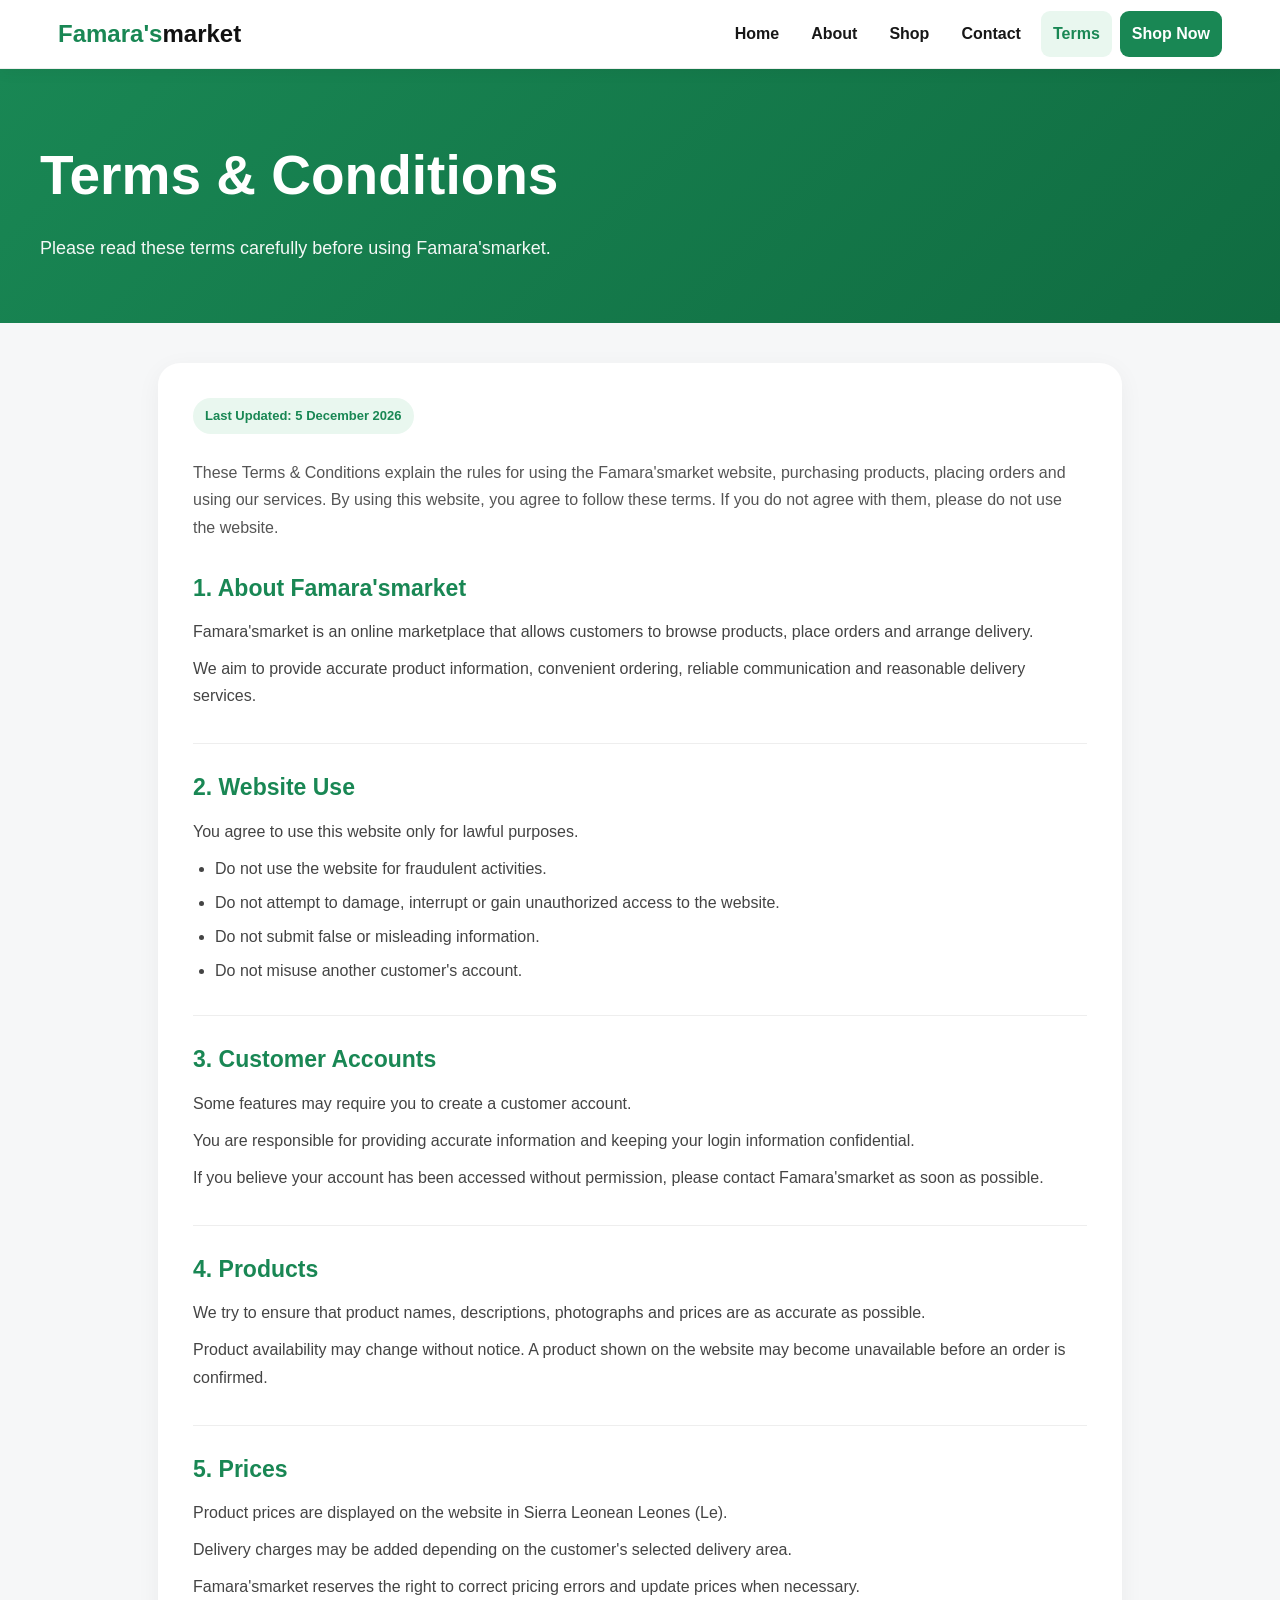
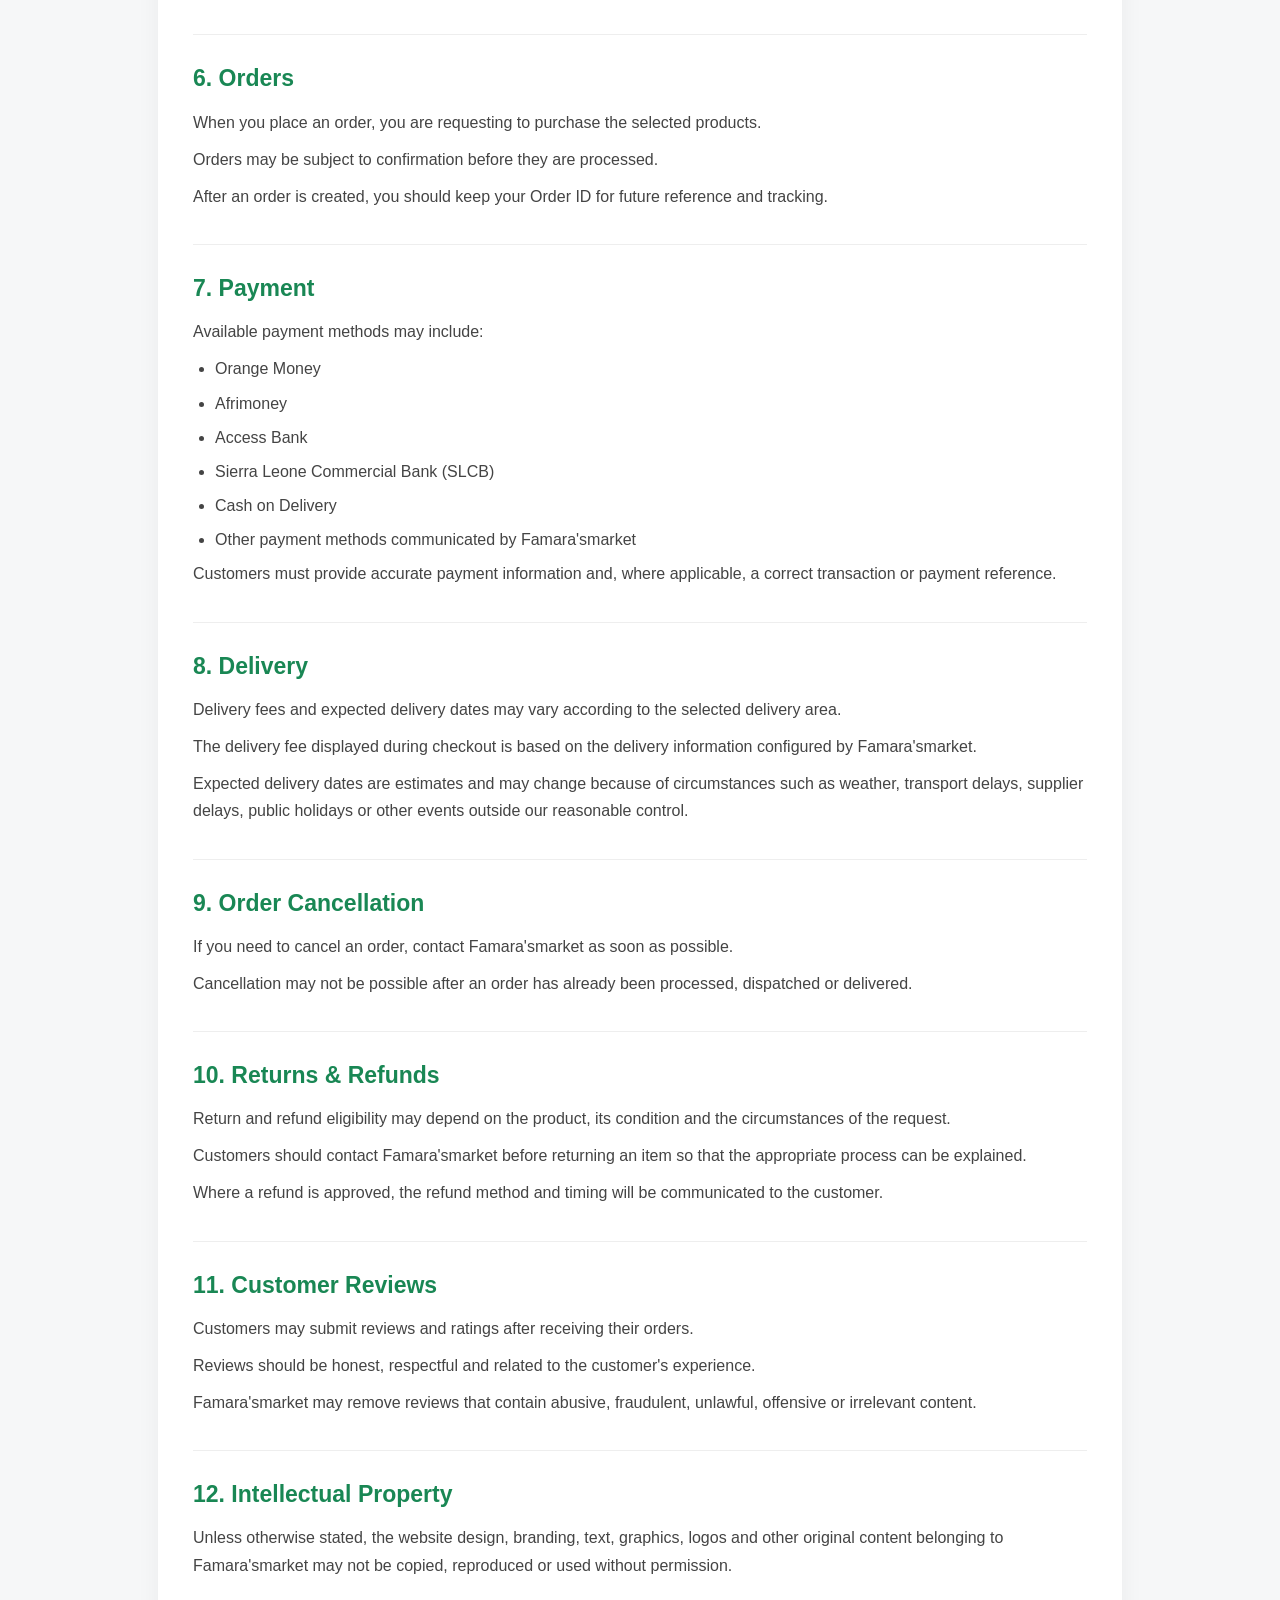
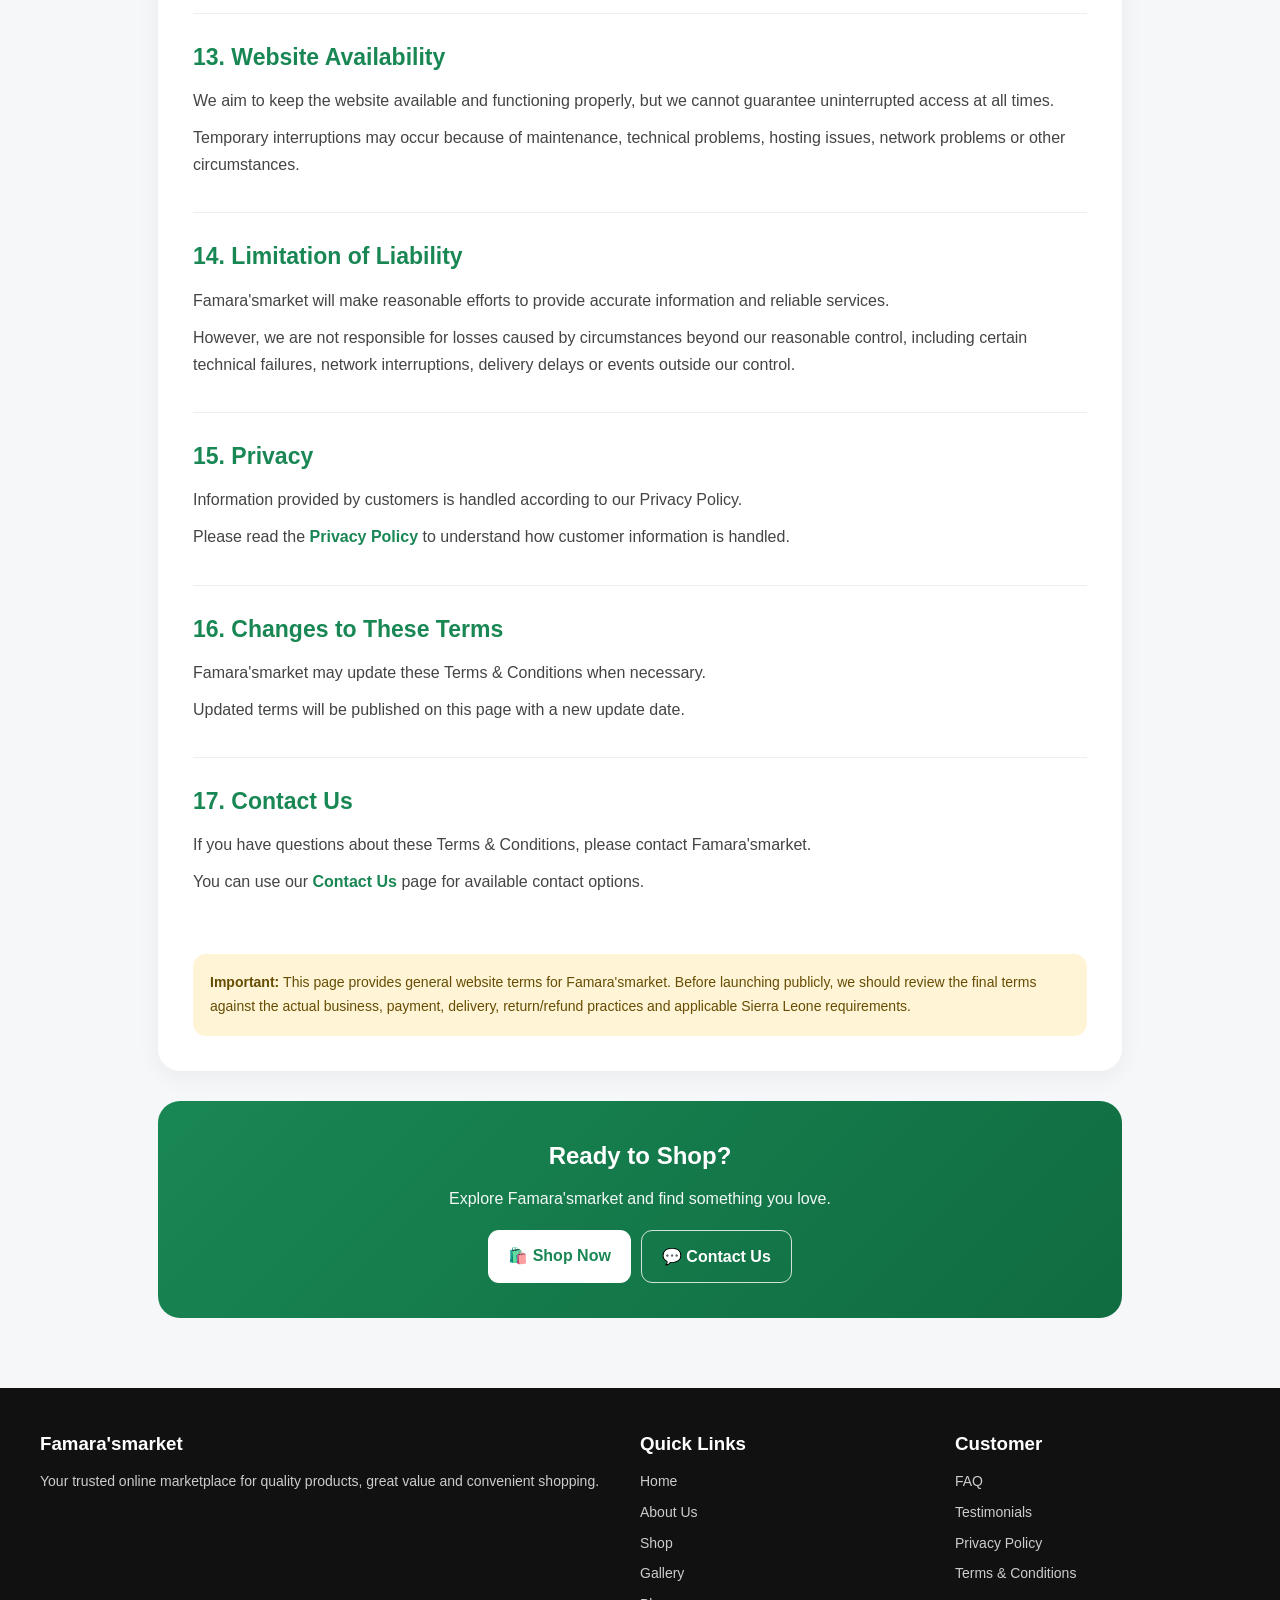
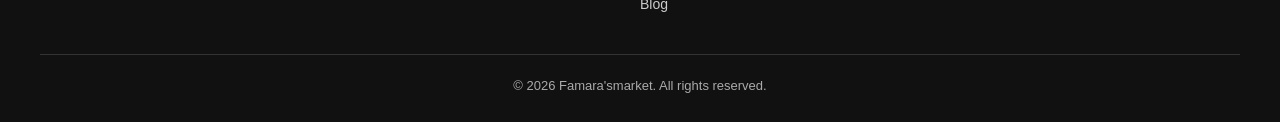
<file: terms.html>
<!DOCTYPE html>
<html lang="en">
<head>
  <meta charset="UTF-8">
  <meta name="viewport" content="width=device-width, initial-scale=1.0">

  <meta
    name="description"
    content="Terms and Conditions for using Famara'smarket online marketplace."
  >

  <meta name="theme-color" content="#198754">

  <title>Terms & Conditions | Famara'smarket</title>

  <style>
    * {
      box-sizing: border-box;
      margin: 0;
      padding: 0;
    }

    html {
      scroll-behavior: smooth;
    }

    body {
      font-family: Arial, Helvetica, sans-serif;
      background: #f6f7f8;
      color: #171717;
      line-height: 1.7;
    }

    a {
      color: inherit;
      text-decoration: none;
    }

    button {
      font: inherit;
      cursor: pointer;
    }

    /* HEADER */
    header {
      position: sticky;
      top: 0;
      z-index: 1000;

      background: #ffffff;
      border-bottom: 1px solid #eeeeee;

      box-shadow:
        0 3px 15px rgba(0,0,0,0.05);
    }

    .header-inner {
      max-width: 1200px;
      min-height: 68px;

      margin: auto;
      padding: 10px 18px;

      display: flex;
      align-items: center;
      justify-content: space-between;

      gap: 15px;
    }

    .logo {
      font-size: 24px;
      font-weight: 900;
      color: #198754;
    }

    .logo span {
      color: #111111;
    }

    nav {
      display: flex;
      align-items: center;
      gap: 8px;
    }

    nav a {
      padding: 9px 12px;
      border-radius: 9px;
      font-weight: 700;
    }

    nav a:hover,
    nav a.active {
      background: #e9f7ef;
      color: #198754;
    }

    .shop-button {
      background: #198754;
      color: #ffffff !important;
    }

    .shop-button:hover {
      background: #157347 !important;
    }

    /* HERO */
    .hero {
      background:
        linear-gradient(
          135deg,
          #198754,
          #106c41
        );

      color: #ffffff;

      padding:
        60px 18px;
    }

    .hero-inner {
      max-width: 1200px;
      margin: auto;
    }

    .hero h1 {
      font-size:
        clamp(34px, 7vw, 55px);

      margin-bottom: 10px;
    }

    .hero p {
      max-width: 750px;
      font-size: 18px;
      opacity: .95;
    }

    /* MAIN */
    main {
      max-width: 1000px;
      margin: auto;

      padding:
        40px 18px 70px;
    }

    .policy-card {
      background: #ffffff;

      border-radius: 22px;

      padding:
        35px;

      box-shadow:
        0 6px 25px rgba(0,0,0,0.05);
    }

    .last-updated {
      display: inline-block;

      padding:
        7px 12px;

      border-radius: 50px;

      background: #e9f7ef;

      color: #198754;

      font-size: 13px;

      font-weight: 800;

      margin-bottom: 25px;
    }

    .policy-intro {
      color: #555555;

      margin-bottom: 28px;

      font-size: 16px;
    }

    .policy-section {
      padding:
        24px 0;

      border-top:
        1px solid #eeeeee;
    }

    .policy-section:first-of-type {
      border-top: none;
      padding-top: 0;
    }

    .policy-section h2 {
      color: #198754;

      font-size: 23px;

      margin-bottom: 10px;
    }

    .policy-section h3 {
      font-size: 17px;
      margin: 15px 0 7px;
    }

    .policy-section p {
      color: #444444;
      margin-bottom: 10px;
    }

    .policy-section ul {
      padding-left: 22px;
      color: #444444;
    }

    .policy-section li {
      margin-bottom: 7px;
    }

    .notice {
      margin-top: 25px;

      padding: 17px;

      background: #fff4d6;

      border-radius: 13px;

      color: #664d03;

      font-size: 14px;
    }

    /* CTA */
    .cta {
      margin-top: 30px;

      background:
        linear-gradient(
          135deg,
          #198754,
          #106c41
        );

      color: #ffffff;

      text-align: center;

      padding:
        35px 22px;

      border-radius: 22px;
    }

    .cta h2 {
      margin-bottom: 8px;
    }

    .cta p {
      margin-bottom: 18px;
      opacity: .95;
    }

    .cta-buttons {
      display: flex;
      justify-content: center;
      gap: 10px;
      flex-wrap: wrap;
    }

    .cta-button {
      display: inline-block;

      background: #ffffff;

      color: #198754;

      padding:
        12px 20px;

      border-radius: 11px;

      font-weight: 800;
    }

    .cta-button.secondary {
      background: transparent;

      color: #ffffff;

      border:
        1px solid
        rgba(255,255,255,.8);
    }

    /* FOOTER */
    footer {
      background: #111111;

      color: #ffffff;

      padding:
        40px 18px 25px;
    }

    .footer-inner {
      max-width: 1200px;
      margin: auto;

      display: grid;

      grid-template-columns:
        2fr 1fr 1fr;

      gap: 30px;
    }

    footer h3 {
      margin-bottom: 10px;
    }

    footer p,
    footer a {
      color: #cccccc;
      font-size: 14px;
    }

    footer a {
      display: block;
      margin-bottom: 7px;
    }

    footer a:hover {
      color: #ffffff;
    }

    .copyright {
      max-width: 1200px;

      margin:
        30px auto 0;

      padding-top: 20px;

      border-top:
        1px solid #333333;

      text-align: center;

      color: #aaaaaa;

      font-size: 13px;
    }

    /* MOBILE */
    @media (max-width: 650px) {

      .header-inner {
        padding:
          9px 12px;
      }

      .logo {
        font-size: 20px;
      }

      nav {
        gap: 3px;
      }

      nav a {
        padding:
          7px 6px;

        font-size: 12px;
      }

      nav a:not(.shop-button) {
        display: none;
      }

      .hero {
        padding:
          48px 16px;
      }

      .hero h1 {
        font-size: 36px;
      }

      .hero p {
        font-size: 16px;
      }

      main {
        padding:
          22px 12px 50px;
      }

      .policy-card {
        padding:
          23px 18px;
      }

      .policy-section h2 {
        font-size: 21px;
      }

      .footer-inner {
        grid-template-columns: 1fr;
      }

    }

  </style>
</head>


<body>


  <!-- HEADER -->

  <header>

    <div class="header-inner">

      <a
        href="../index.html"
        class="logo"
      >
        Famara's<span>market</span>
      </a>


      <nav>

        <a href="../index.html">
          Home
        </a>

        <a href="about.html">
          About
        </a>

        <a href="shop.html">
          Shop
        </a>

        <a href="contact.html">
          Contact
        </a>

        <a
          href="terms.html"
          class="active"
        >
          Terms
        </a>

        <a
          href="shop.html"
          class="shop-button"
        >
          Shop Now
        </a>

      </nav>

    </div>

  </header>


  <!-- HERO -->

  <section class="hero">

    <div class="hero-inner">

      <h1>
        Terms & Conditions
      </h1>

      <p>
        Please read these terms carefully before using
        Famara'smarket.
      </p>

    </div>

  </section>


  <main>


    <article class="policy-card">


      <div class="last-updated">
        Last Updated:
        <span id="lastUpdated"></span>
      </div>


      <p class="policy-intro">

        These Terms & Conditions explain the rules for using
        the Famara'smarket website, purchasing products,
        placing orders and using our services.

        By using this website, you agree to follow these
        terms. If you do not agree with them, please do not
        use the website.

      </p>


      <!-- 1 -->

      <section class="policy-section">

        <h2>
          1. About Famara'smarket
        </h2>

        <p>

          Famara'smarket is an online marketplace that allows
          customers to browse products, place orders and
          arrange delivery.

        </p>

        <p>

          We aim to provide accurate product information,
          convenient ordering, reliable communication and
          reasonable delivery services.

        </p>

      </section>


      <!-- 2 -->

      <section class="policy-section">

        <h2>
          2. Website Use
        </h2>

        <p>
          You agree to use this website only for lawful
          purposes.
        </p>

        <ul>

          <li>
            Do not use the website for fraudulent activities.
          </li>

          <li>
            Do not attempt to damage, interrupt or gain
            unauthorized access to the website.
          </li>

          <li>
            Do not submit false or misleading information.
          </li>

          <li>
            Do not misuse another customer's account.
          </li>

        </ul>

      </section>


      <!-- 3 -->

      <section class="policy-section">

        <h2>
          3. Customer Accounts
        </h2>

        <p>

          Some features may require you to create a customer
          account.

        </p>

        <p>

          You are responsible for providing accurate
          information and keeping your login information
          confidential.

        </p>

        <p>

          If you believe your account has been accessed
          without permission, please contact Famara'smarket
          as soon as possible.

        </p>

      </section>


      <!-- 4 -->

      <section class="policy-section">

        <h2>
          4. Products
        </h2>

        <p>

          We try to ensure that product names, descriptions,
          photographs and prices are as accurate as possible.

        </p>

        <p>

          Product availability may change without notice.

          A product shown on the website may become unavailable
          before an order is confirmed.

        </p>

      </section>


      <!-- 5 -->

      <section class="policy-section">

        <h2>
          5. Prices
        </h2>

        <p>

          Product prices are displayed on the website in
          Sierra Leonean Leones (Le).

        </p>

        <p>

          Delivery charges may be added depending on the
          customer's selected delivery area.

        </p>

        <p>

          Famara'smarket reserves the right to correct
          pricing errors and update prices when necessary.

        </p>

      </section>


      <!-- 6 -->

      <section class="policy-section">

        <h2>
          6. Orders
        </h2>

        <p>

          When you place an order, you are requesting to
          purchase the selected products.

        </p>

        <p>

          Orders may be subject to confirmation before they
          are processed.

        </p>

        <p>

          After an order is created, you should keep your
          Order ID for future reference and tracking.

        </p>

      </section>


      <!-- 7 -->

      <section class="policy-section">

        <h2>
          7. Payment
        </h2>

        <p>
          Available payment methods may include:
        </p>

        <ul>

          <li>
            Orange Money
          </li>

          <li>
            Afrimoney
          </li>

          <li>
            Access Bank
          </li>

          <li>
            Sierra Leone Commercial Bank (SLCB)
          </li>

          <li>
            Cash on Delivery
          </li>

          <li>
            Other payment methods communicated by
            Famara'smarket
          </li>

        </ul>

        <p>

          Customers must provide accurate payment information
          and, where applicable, a correct transaction or
          payment reference.

        </p>

      </section>


      <!-- 8 -->

      <section class="policy-section">

        <h2>
          8. Delivery
        </h2>

        <p>

          Delivery fees and expected delivery dates may vary
          according to the selected delivery area.

        </p>

        <p>

          The delivery fee displayed during checkout is based
          on the delivery information configured by
          Famara'smarket.

        </p>

        <p>

          Expected delivery dates are estimates and may change
          because of circumstances such as weather, transport
          delays, supplier delays, public holidays or other
          events outside our reasonable control.

        </p>

      </section>


      <!-- 9 -->

      <section class="policy-section">

        <h2>
          9. Order Cancellation
        </h2>

        <p>

          If you need to cancel an order, contact
          Famara'smarket as soon as possible.

        </p>

        <p>

          Cancellation may not be possible after an order has
          already been processed, dispatched or delivered.

        </p>

      </section>


      <!-- 10 -->

      <section class="policy-section">

        <h2>
          10. Returns & Refunds
        </h2>

        <p>

          Return and refund eligibility may depend on the
          product, its condition and the circumstances of the
          request.

        </p>

        <p>

          Customers should contact Famara'smarket before
          returning an item so that the appropriate process can
          be explained.

        </p>

        <p>

          Where a refund is approved, the refund method and
          timing will be communicated to the customer.

        </p>

      </section>


      <!-- 11 -->

      <section class="policy-section">

        <h2>
          11. Customer Reviews
        </h2>

        <p>

          Customers may submit reviews and ratings after
          receiving their orders.

        </p>

        <p>

          Reviews should be honest, respectful and related to
          the customer's experience.

        </p>

        <p>

          Famara'smarket may remove reviews that contain
          abusive, fraudulent, unlawful, offensive or
          irrelevant content.

        </p>

      </section>


      <!-- 12 -->

      <section class="policy-section">

        <h2>
          12. Intellectual Property
        </h2>

        <p>

          Unless otherwise stated, the website design,
          branding, text, graphics, logos and other original
          content belonging to Famara'smarket may not be copied,
          reproduced or used without permission.

        </p>

      </section>


      <!-- 13 -->

      <section class="policy-section">

        <h2>
          13. Website Availability
        </h2>

        <p>

          We aim to keep the website available and functioning
          properly, but we cannot guarantee uninterrupted
          access at all times.

        </p>

        <p>

          Temporary interruptions may occur because of
          maintenance, technical problems, hosting issues,
          network problems or other circumstances.

        </p>

      </section>


      <!-- 14 -->

      <section class="policy-section">

        <h2>
          14. Limitation of Liability
        </h2>

        <p>

          Famara'smarket will make reasonable efforts to
          provide accurate information and reliable services.

        </p>

        <p>

          However, we are not responsible for losses caused by
          circumstances beyond our reasonable control, including
          certain technical failures, network interruptions,
          delivery delays or events outside our control.

        </p>

      </section>


      <!-- 15 -->

      <section class="policy-section">

        <h2>
          15. Privacy
        </h2>

        <p>

          Information provided by customers is handled
          according to our Privacy Policy.

        </p>

        <p>

          Please read the
          <a
            href="privacy.html"
            style="color:#198754;font-weight:800;"
          >
            Privacy Policy
          </a>
          to understand how customer information is handled.

        </p>

      </section>


      <!-- 16 -->

      <section class="policy-section">

        <h2>
          16. Changes to These Terms
        </h2>

        <p>

          Famara'smarket may update these Terms & Conditions
          when necessary.

        </p>

        <p>

          Updated terms will be published on this page with a
          new update date.

        </p>

      </section>


      <!-- 17 -->

      <section class="policy-section">

        <h2>
          17. Contact Us
        </h2>

        <p>

          If you have questions about these Terms &
          Conditions, please contact Famara'smarket.

        </p>

        <p>

          You can use our
          <a
            href="contact.html"
            style="color:#198754;font-weight:800;"
          >
            Contact Us
          </a>
          page for available contact options.

        </p>

      </section>


      <div class="notice">

        <strong>
          Important:
        </strong>

        This page provides general website terms for
        Famara'smarket. Before launching publicly, we should
        review the final terms against the actual business,
        payment, delivery, return/refund practices and
        applicable Sierra Leone requirements.

      </div>


    </article>


    <!-- CTA -->

    <section class="cta">

      <h2>
        Ready to Shop?
      </h2>

      <p>
        Explore Famara'smarket and find something you love.
      </p>

      <div class="cta-buttons">

        <a
          href="shop.html"
          class="cta-button"
        >
          🛍️ Shop Now
        </a>

        <a
          href="contact.html"
          class="cta-button secondary"
        >
          💬 Contact Us
        </a>

      </div>

    </section>

  </main>


  <!-- FOOTER -->

  <footer>

    <div class="footer-inner">


      <div>

        <h3>
          Famara'smarket
        </h3>

        <p>
          Your trusted online marketplace for quality
          products, great value and convenient shopping.
        </p>

      </div>


      <div>

        <h3>
          Quick Links
        </h3>

        <a href="../index.html">
          Home
        </a>

        <a href="about.html">
          About Us
        </a>

        <a href="shop.html">
          Shop
        </a>

        <a href="gallery.html">
          Gallery
        </a>

        <a href="blog.html">
          Blog
        </a>

      </div>


      <div>

        <h3>
          Customer
        </h3>

        <a href="faq.html">
          FAQ
        </a>

        <a href="testimonials.html">
          Testimonials
        </a>

        <a href="privacy.html">
          Privacy Policy
        </a>

        <a href="terms.html">
          Terms & Conditions
        </a>

      </div>


    </div>


    <div class="copyright">

      ©
      <span id="year"></span>
      Famara'smarket.
      All rights reserved.

    </div>

  </footer>


  <script>

    document.getElementById(
      "year"
    ).textContent =
      new Date().getFullYear();


    document.getElementById(
      "lastUpdated"
    ).textContent =
      new Date().toLocaleDateString(
        "en-GB",
        {
          day: "numeric",
          month: "long",
          year: "numeric"
        }
      );

  </script>

</body>
</html>
</file>
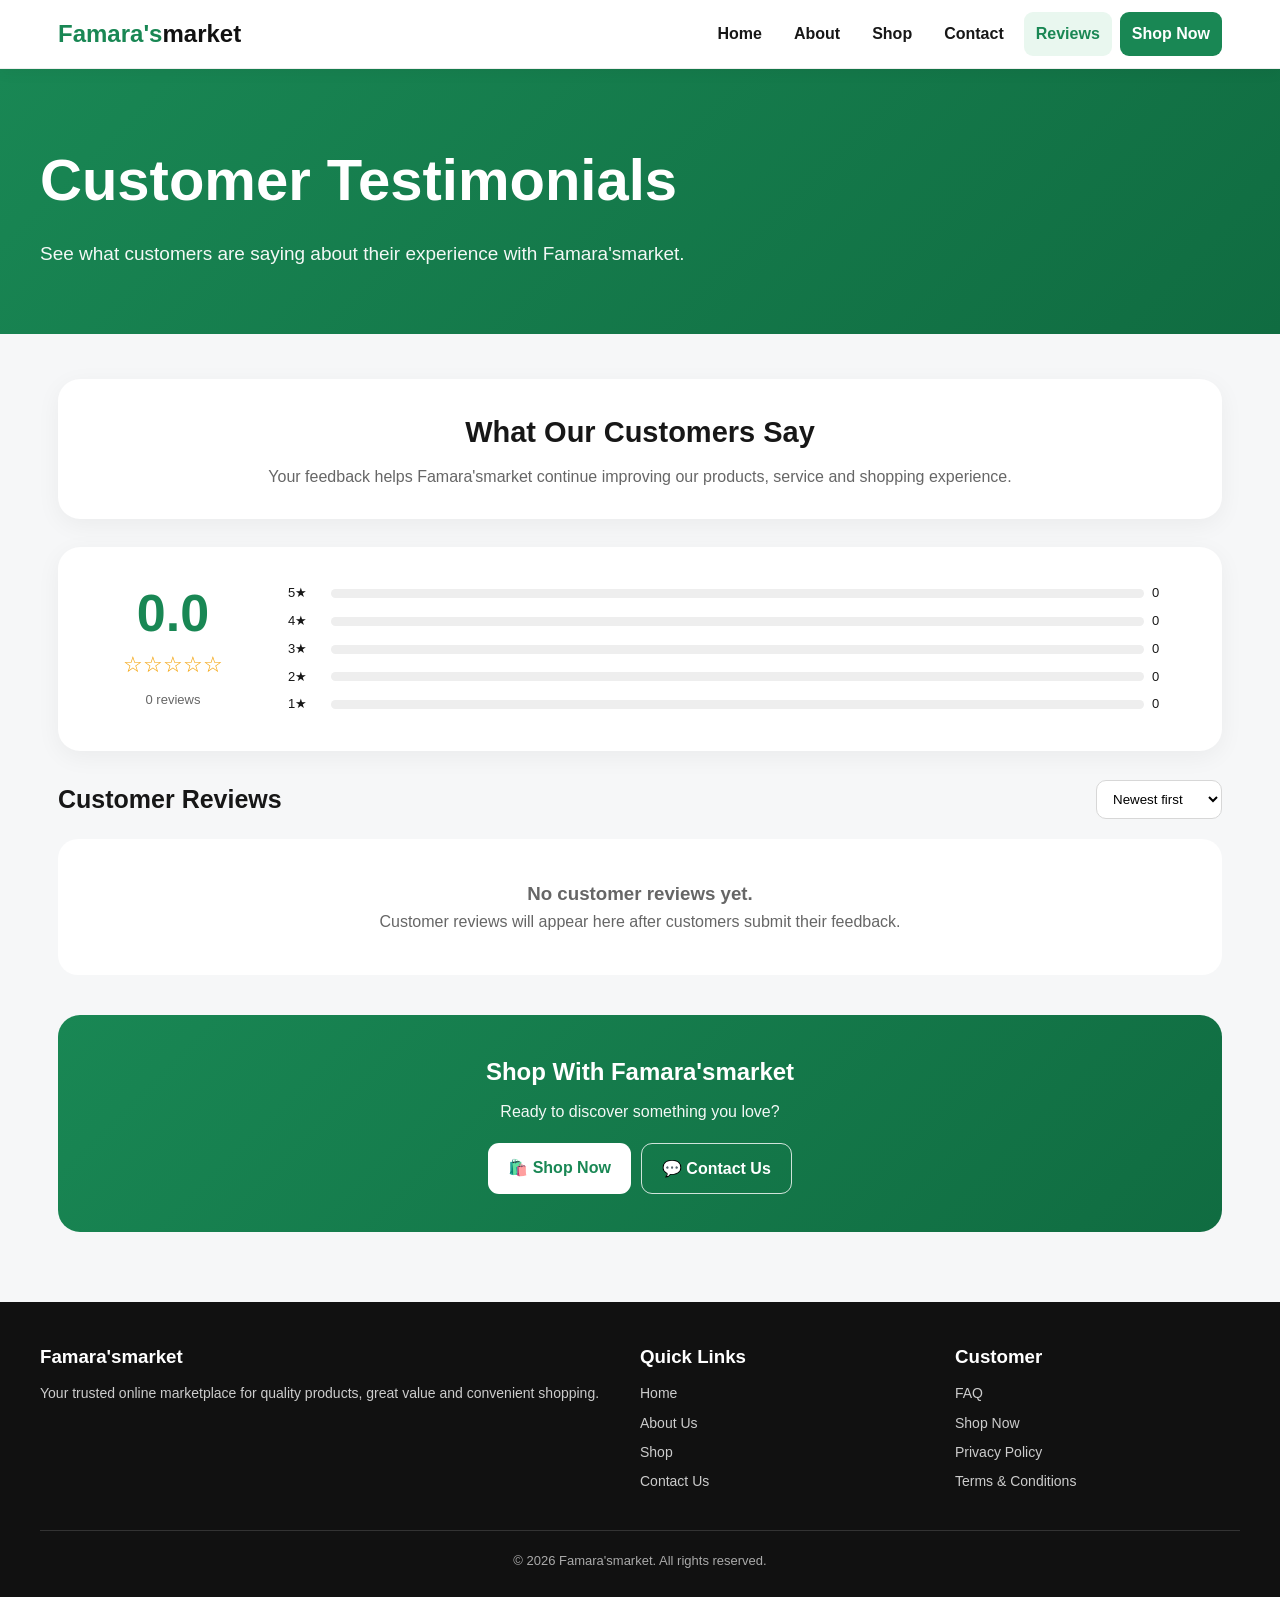
<file: testimonials.html>
<!DOCTYPE html>
<html lang="en">
<head>
  <meta charset="UTF-8">
  <meta name="viewport" content="width=device-width, initial-scale=1.0">

  <meta
    name="description"
    content="Read customer testimonials and reviews from Famara'smarket."
  >

  <meta name="theme-color" content="#198754">

  <title>Testimonials | Famara'smarket</title>

  <style>
    * {
      box-sizing: border-box;
      margin: 0;
      padding: 0;
    }

    html {
      scroll-behavior: smooth;
    }

    body {
      font-family: Arial, Helvetica, sans-serif;
      background: #f6f7f8;
      color: #171717;
      line-height: 1.6;
    }

    a {
      color: inherit;
      text-decoration: none;
    }

    button {
      font: inherit;
      cursor: pointer;
    }

    /* HEADER */
    header {
      position: sticky;
      top: 0;
      z-index: 1000;
      background: #ffffff;
      border-bottom: 1px solid #eeeeee;
      box-shadow: 0 3px 15px rgba(0,0,0,0.05);
    }

    .header-inner {
      max-width: 1200px;
      min-height: 68px;
      margin: auto;
      padding: 10px 18px;

      display: flex;
      align-items: center;
      justify-content: space-between;
      gap: 15px;
    }

    .logo {
      font-size: 24px;
      font-weight: 900;
      color: #198754;
    }

    .logo span {
      color: #111111;
    }

    nav {
      display: flex;
      align-items: center;
      gap: 8px;
    }

    nav a {
      padding: 9px 12px;
      border-radius: 9px;
      font-weight: 700;
    }

    nav a:hover,
    nav a.active {
      background: #e9f7ef;
      color: #198754;
    }

    .shop-button {
      background: #198754;
      color: #ffffff !important;
    }

    .shop-button:hover {
      background: #157347 !important;
    }

    /* HERO */
    .hero {
      background: linear-gradient(135deg, #198754, #106c41);
      color: #ffffff;
      padding: 65px 18px;
    }

    .hero-inner {
      max-width: 1200px;
      margin: auto;
    }

    .hero h1 {
      font-size: clamp(36px, 7vw, 58px);
      margin-bottom: 12px;
    }

    .hero p {
      max-width: 720px;
      font-size: 19px;
      opacity: 0.95;
    }

    /* MAIN */
    main {
      max-width: 1200px;
      margin: auto;
      padding: 45px 18px 70px;
    }

    .intro {
      background: #ffffff;
      border-radius: 22px;
      padding: 30px;
      margin-bottom: 28px;
      text-align: center;
      box-shadow: 0 6px 25px rgba(0,0,0,0.05);
    }

    .intro h2 {
      font-size: 29px;
      margin-bottom: 8px;
    }

    .intro p {
      color: #666666;
      max-width: 750px;
      margin: auto;
    }

    /* RATING SUMMARY */
    .rating-summary {
      background: #ffffff;
      border-radius: 22px;
      padding: 25px;
      margin-bottom: 28px;

      display: grid;
      grid-template-columns: 180px 1fr;
      gap: 25px;
      align-items: center;

      box-shadow: 0 6px 25px rgba(0,0,0,0.05);
    }

    .overall-rating {
      text-align: center;
      padding: 15px;
    }

    .rating-number {
      font-size: 52px;
      font-weight: 900;
      color: #198754;
      line-height: 1;
    }

    .rating-stars {
      color: #f4a000;
      font-size: 22px;
      margin: 8px 0;
    }

    .rating-label {
      color: #666666;
      font-size: 13px;
    }

    .rating-bars {
      width: 100%;
    }

    .rating-row {
      display: grid;
      grid-template-columns: 35px 1fr 45px;
      align-items: center;
      gap: 8px;
      margin: 7px 0;
      font-size: 13px;
    }

    .rating-bar {
      height: 9px;
      background: #eeeeee;
      border-radius: 50px;
      overflow: hidden;
    }

    .rating-fill {
      height: 100%;
      background: #198754;
      border-radius: 50px;
    }

    /* FILTER */
    .controls {
      display: flex;
      justify-content: space-between;
      align-items: center;
      gap: 15px;
      margin-bottom: 20px;
    }

    .controls h2 {
      font-size: 25px;
    }

    .sort-select {
      padding: 10px 12px;
      border: 1px solid #d7d7d7;
      border-radius: 10px;
      background: #ffffff;
      outline: none;
    }

    /* TESTIMONIAL GRID */
    .testimonials-grid {
      display: grid;
      grid-template-columns: repeat(3, 1fr);
      gap: 18px;
    }

    .testimonial-card {
      background: #ffffff;
      border-radius: 20px;
      padding: 23px;

      box-shadow: 0 6px 25px rgba(0,0,0,0.05);

      display: flex;
      flex-direction: column;
    }

    .testimonial-top {
      display: flex;
      justify-content: space-between;
      align-items: flex-start;
      gap: 10px;
      margin-bottom: 12px;
    }

    .customer {
      display: flex;
      align-items: center;
      gap: 10px;
    }

    .avatar {
      width: 45px;
      height: 45px;
      border-radius: 50%;

      display: flex;
      align-items: center;
      justify-content: center;

      background: #e9f7ef;
      color: #198754;
      font-weight: 900;
    }

    .customer-name {
      font-weight: 800;
    }

    .verified {
      display: inline-block;
      margin-top: 2px;
      color: #198754;
      font-size: 11px;
      font-weight: 800;
    }

    .stars {
      color: #f4a000;
      white-space: nowrap;
      font-size: 16px;
    }

    .testimonial-text {
      color: #555555;
      flex: 1;
      margin-bottom: 15px;
    }

    .product-name {
      padding-top: 12px;
      border-top: 1px solid #eeeeee;
      color: #198754;
      font-size: 13px;
      font-weight: 800;
    }

    .review-date {
      margin-top: 4px;
      color: #999999;
      font-size: 11px;
    }

    .empty-state {
      display: none;
      background: #ffffff;
      padding: 40px 20px;
      border-radius: 20px;
      text-align: center;
      color: #666666;
    }

    /* CTA */
    .cta {
      margin-top: 40px;

      background: linear-gradient(135deg, #198754, #106c41);

      color: #ffffff;
      text-align: center;

      padding: 38px 22px;
      border-radius: 22px;
    }

    .cta h2 {
      margin-bottom: 8px;
    }

    .cta p {
      margin-bottom: 18px;
      opacity: 0.95;
    }

    .cta-buttons {
      display: flex;
      justify-content: center;
      gap: 10px;
      flex-wrap: wrap;
    }

    .cta-button {
      display: inline-block;
      background: #ffffff;
      color: #198754;
      padding: 12px 20px;
      border-radius: 11px;
      font-weight: 800;
    }

    .cta-button.secondary {
      background: transparent;
      color: #ffffff;
      border: 1px solid rgba(255,255,255,0.8);
    }

    /* FOOTER */
    footer {
      background: #111111;
      color: #ffffff;
      padding: 40px 18px 25px;
    }

    .footer-inner {
      max-width: 1200px;
      margin: auto;

      display: grid;
      grid-template-columns: 2fr 1fr 1fr;
      gap: 30px;
    }

    footer h3 {
      margin-bottom: 10px;
    }

    footer p,
    footer a {
      color: #cccccc;
      font-size: 14px;
    }

    footer a {
      display: block;
      margin-bottom: 7px;
    }

    footer a:hover {
      color: #ffffff;
    }

    .copyright {
      max-width: 1200px;
      margin: 30px auto 0;
      padding-top: 20px;
      border-top: 1px solid #333333;
      text-align: center;
      color: #aaaaaa;
      font-size: 13px;
    }

    /* TABLET */
    @media (max-width: 950px) {
      .testimonials-grid {
        grid-template-columns: repeat(2, 1fr);
      }
    }

    /* MOBILE */
    @media (max-width: 650px) {
      .header-inner {
        padding: 9px 12px;
      }

      .logo {
        font-size: 20px;
      }

      nav {
        gap: 3px;
      }

      nav a {
        padding: 7px 6px;
        font-size: 12px;
      }

      nav a:not(.shop-button) {
        display: none;
      }

      .hero {
        padding: 50px 16px;
      }

      .hero h1 {
        font-size: 38px;
      }

      .hero p {
        font-size: 16px;
      }

      main {
        padding: 25px 12px 50px;
      }

      .intro {
        padding: 22px;
      }

      .rating-summary {
        grid-template-columns: 1fr;
      }

      .controls {
        align-items: stretch;
        flex-direction: column;
      }

      .sort-select {
        width: 100%;
      }

      .testimonials-grid {
        grid-template-columns: 1fr;
      }

      .footer-inner {
        grid-template-columns: 1fr;
      }
    }
  </style>
</head>

<body>

  <!-- HEADER -->
  <header>
    <div class="header-inner">

      <a href="../index.html" class="logo">
        Famara's<span>market</span>
      </a>

      <nav>

        <a href="../index.html">
          Home
        </a>

        <a href="about.html">
          About
        </a>

        <a href="shop.html">
          Shop
        </a>

        <a href="contact.html">
          Contact
        </a>

        <a href="testimonials.html" class="active">
          Reviews
        </a>

        <a href="shop.html" class="shop-button">
          Shop Now
        </a>

      </nav>

    </div>
  </header>


  <!-- HERO -->
  <section class="hero">

    <div class="hero-inner">

      <h1>Customer Testimonials</h1>

      <p>
        See what customers are saying about their experience
        with Famara'smarket.
      </p>

    </div>

  </section>


  <main>

    <!-- INTRO -->
    <section class="intro">

      <h2>
        What Our Customers Say
      </h2>

      <p>
        Your feedback helps Famara'smarket continue improving
        our products, service and shopping experience.
      </p>

    </section>


    <!-- RATING SUMMARY -->
    <section class="rating-summary">

      <div class="overall-rating">

        <div
          class="rating-number"
          id="averageRating"
        >
          0.0
        </div>

        <div
          class="rating-stars"
          id="averageStars"
        >
          ☆☆☆☆☆
        </div>

        <div
          class="rating-label"
          id="reviewCount"
        >
          0 reviews
        </div>

      </div>


      <div class="rating-bars">

        <div class="rating-row">

          <span>5★</span>

          <div class="rating-bar">
            <div
              class="rating-fill"
              id="bar5"
              style="width:0%"
            ></div>
          </div>

          <span id="count5">0</span>

        </div>


        <div class="rating-row">

          <span>4★</span>

          <div class="rating-bar">
            <div
              class="rating-fill"
              id="bar4"
              style="width:0%"
            ></div>
          </div>

          <span id="count4">0</span>

        </div>


        <div class="rating-row">

          <span>3★</span>

          <div class="rating-bar">
            <div
              class="rating-fill"
              id="bar3"
              style="width:0%"
            ></div>
          </div>

          <span id="count3">0</span>

        </div>


        <div class="rating-row">

          <span>2★</span>

          <div class="rating-bar">
            <div
              class="rating-fill"
              id="bar2"
              style="width:0%"
            ></div>
          </div>

          <span id="count2">0</span>

        </div>


        <div class="rating-row">

          <span>1★</span>

          <div class="rating-bar">
            <div
              class="rating-fill"
              id="bar1"
              style="width:0%"
            ></div>
          </div>

          <span id="count1">0</span>

        </div>

      </div>

    </section>


    <!-- CONTROLS -->
    <section class="controls">

      <h2>
        Customer Reviews
      </h2>

      <select
        id="sortReviews"
        class="sort-select"
      >

        <option value="newest">
          Newest first
        </option>

        <option value="highest">
          Highest rated
        </option>

        <option value="lowest">
          Lowest rated
        </option>

      </select>

    </section>


    <!-- TESTIMONIALS -->
    <section>

      <div
        id="testimonialsGrid"
        class="testimonials-grid"
      ></div>

      <div
        id="emptyState"
        class="empty-state"
      >
        <h3>
          No customer reviews yet.
        </h3>

        <p>
          Customer reviews will appear here after customers
          submit their feedback.
        </p>
      </div>

    </section>


    <!-- CTA -->
    <section class="cta">

      <h2>
        Shop With Famara'smarket
      </h2>

      <p>
        Ready to discover something you love?
      </p>

      <div class="cta-buttons">

        <a
          href="shop.html"
          class="cta-button"
        >
          🛍️ Shop Now
        </a>

        <a
          href="contact.html"
          class="cta-button secondary"
        >
          💬 Contact Us
        </a>

      </div>

    </section>

  </main>


  <!-- FOOTER -->
  <footer>

    <div class="footer-inner">

      <div>

        <h3>Famara'smarket</h3>

        <p>
          Your trusted online marketplace for quality products,
          great value and convenient shopping.
        </p>

      </div>


      <div>

        <h3>Quick Links</h3>

        <a href="../index.html">
          Home
        </a>

        <a href="about.html">
          About Us
        </a>

        <a href="shop.html">
          Shop
        </a>

        <a href="contact.html">
          Contact Us
        </a>

      </div>


      <div>

        <h3>Customer</h3>

        <a href="faq.html">
          FAQ
        </a>

        <a href="shop.html">
          Shop Now
        </a>

        <a href="privacy.html">
          Privacy Policy
        </a>

        <a href="terms.html">
          Terms & Conditions
        </a>

      </div>

    </div>


    <div class="copyright">

      © <span id="year"></span>
      Famara'smarket. All rights reserved.

    </div>

  </footer>


  <script>

    /*
      =====================================================
      FAMARA'SMARKET TESTIMONIALS
      =====================================================

      Reviews submitted through the Shop page are stored in:

      famarasmarket_reviews

      This page automatically reads those reviews.

      =====================================================
    */


    const REVIEWS_KEY =
      "famarasmarket_reviews";


    let reviews = [];


    let currentSort =
      "newest";


    /* =====================================================
       LOAD REVIEWS
       ===================================================== */

    function loadReviews() {

      try {

        const saved =
          localStorage.getItem(
            REVIEWS_KEY
          );


        const parsed =
          saved
            ? JSON.parse(saved)
            : [];


        reviews =
          Array.isArray(parsed)
            ? parsed
            : [];

      } catch (error) {

        reviews = [];

      }

    }


    /* =====================================================
       FORMAT DATE
       ===================================================== */

    function formatDate(date) {

      if (!date) {
        return "";
      }


      const parsed =
        new Date(date);


      if (
        Number.isNaN(
          parsed.getTime()
        )
      ) {

        return "";

      }


      return parsed.toLocaleDateString(
        "en-GB",
        {
          day: "numeric",
          month: "long",
          year: "numeric"
        }
      );

    }


    /* =====================================================
       ESCAPE HTML
       ===================================================== */

    function escapeHTML(value) {

      return String(value ?? "")
        .replace(
          /[&<>"']/g,
          function(character) {

            const map = {

              "&": "&amp;",
              "<": "&lt;",
              ">": "&gt;",
              '"': "&quot;",
              "'": "&#039;"

            };

            return map[character];

          }
        );

    }


    /* =====================================================
       STARS
       ===================================================== */

    function getStars(rating) {

      const number =
        Math.max(
          1,
          Math.min(
            5,
            Number(rating) || 0
          )
        );


      return (
        "⭐".repeat(number) +
        "☆".repeat(5 - number)
      );

    }


    /* =====================================================
       INITIAL
       ===================================================== */

    function getInitials(name) {

      const words =
        String(name || "Customer")
          .trim()
          .split(/\s+/)
          .filter(Boolean);


      if (!words.length) {
        return "C";
      }


      if (words.length === 1) {

        return words[0]
          .charAt(0)
          .toUpperCase();

      }


      return (
        words[0].charAt(0) +
        words[words.length - 1].charAt(0)
      ).toUpperCase();

    }


    /* =====================================================
       SORT
       ===================================================== */

    function getSortedReviews() {

      const list =
        [...reviews];


      if (
        currentSort ===
        "highest"
      ) {

        return list.sort(
          function(a, b) {

            return (
              Number(b.rating || 0) -
              Number(a.rating || 0)
            );

          }
        );

      }


      if (
        currentSort ===
        "lowest"
      ) {

        return list.sort(
          function(a, b) {

            return (
              Number(a.rating || 0) -
              Number(b.rating || 0)
            );

          }
        );

      }


      return list.sort(
        function(a, b) {

          return (
            new Date(
              b.createdAt || 0
            ) -
            new Date(
              a.createdAt || 0
            )
          );

        }
      );

    }


    /* =====================================================
       RENDER REVIEWS
       ===================================================== */

    function renderReviews() {

      const grid =
        document.getElementById(
          "testimonialsGrid"
        );


      const empty =
        document.getElementById(
          "emptyState"
        );


      const sorted =
        getSortedReviews();


      grid.innerHTML = "";


      if (!sorted.length) {

        empty.style.display =
          "block";

        return;

      }


      empty.style.display =
        "none";


      sorted.forEach(
        function(review) {

          const card =
            document.createElement(
              "article"
            );


          card.className =
            "testimonial-card";


          card.innerHTML = `

            <div class="testimonial-top">

              <div class="customer">

                <div class="avatar">
                  ${escapeHTML(
                    getInitials(
                      review.name
                    )
                  )}
                </div>

                <div>

                  <div class="customer-name">
                    ${escapeHTML(
                      review.name ||
                      "Customer"
                    )}
                  </div>

                  <div class="verified">
                    ✓ Customer Review
                  </div>

                </div>

              </div>


              <div class="stars">
                ${getStars(
                  Number(
                    review.rating
                  )
                )}
              </div>

            </div>


            <div class="testimonial-text">

              “${escapeHTML(
                review.text
              )}”

            </div>


            <div class="product-name">

              🛍️
              ${escapeHTML(
                review.productName ||
                "Famara'smarket"
              )}

            </div>


            <div class="review-date">

              ${formatDate(
                review.createdAt
              )}

            </div>

          `;


          grid.appendChild(
            card
          );

        }
      );

    }


    /* =====================================================
       RATING SUMMARY
       ===================================================== */

    function renderRatingSummary() {

      const count =
        reviews.length;


      document.getElementById(
        "reviewCount"
      ).textContent =
        count +
        (
          count === 1
            ? " review"
            : " reviews"
        );


      if (!count) {

        document.getElementById(
          "averageRating"
        ).textContent =
          "0.0";


        document.getElementById(
          "averageStars"
        ).textContent =
          "☆☆☆☆☆";


        for (
          let rating = 1;
          rating <= 5;
          rating++
        ) {

          document.getElementById(
            "bar" + rating
          ).style.width =
            "0%";


          document.getElementById(
            "count" + rating
          ).textContent =
            "0";

        }

        return;

      }


      let total =
        0;


      const counts = {
        1: 0,
        2: 0,
        3: 0,
        4: 0,
        5: 0
      };


      reviews.forEach(
        function(review) {

          const rating =
            Math.max(
              1,
              Math.min(
                5,
                Number(
                  review.rating
                ) || 1
              )
            );


          total += rating;

          counts[rating]++;

        }
      );


      const average =
        total / count;


      document.getElementById(
        "averageRating"
      ).textContent =
        average.toFixed(1);


      document.getElementById(
        "averageStars"
      ).textContent =
        getStars(
          Math.round(average)
        );


      for (
        let rating = 1;
        rating <= 5;
        rating++
      ) {

        const percentage =
          (
            counts[rating] /
            count
          ) *
          100;


        document.getElementById(
          "bar" + rating
        ).style.width =
          percentage + "%";


        document.getElementById(
          "count" + rating
        ).textContent =
          counts[rating];

      }

    }


    /* =====================================================
       SORT CHANGE
       ===================================================== */

    document
      .getElementById(
        "sortReviews"
      )
      .addEventListener(
        "change",
        function() {

          currentSort =
            this.value;

          renderReviews();

        }
      );


    /* =====================================================
       YEAR
       ===================================================== */

    document.getElementById(
      "year"
    ).textContent =
      new Date().getFullYear();


    /* =====================================================
       START
       ===================================================== */

    loadReviews();

    renderRatingSummary();

    renderReviews();

  </script>

</body>
</html>
</file>
